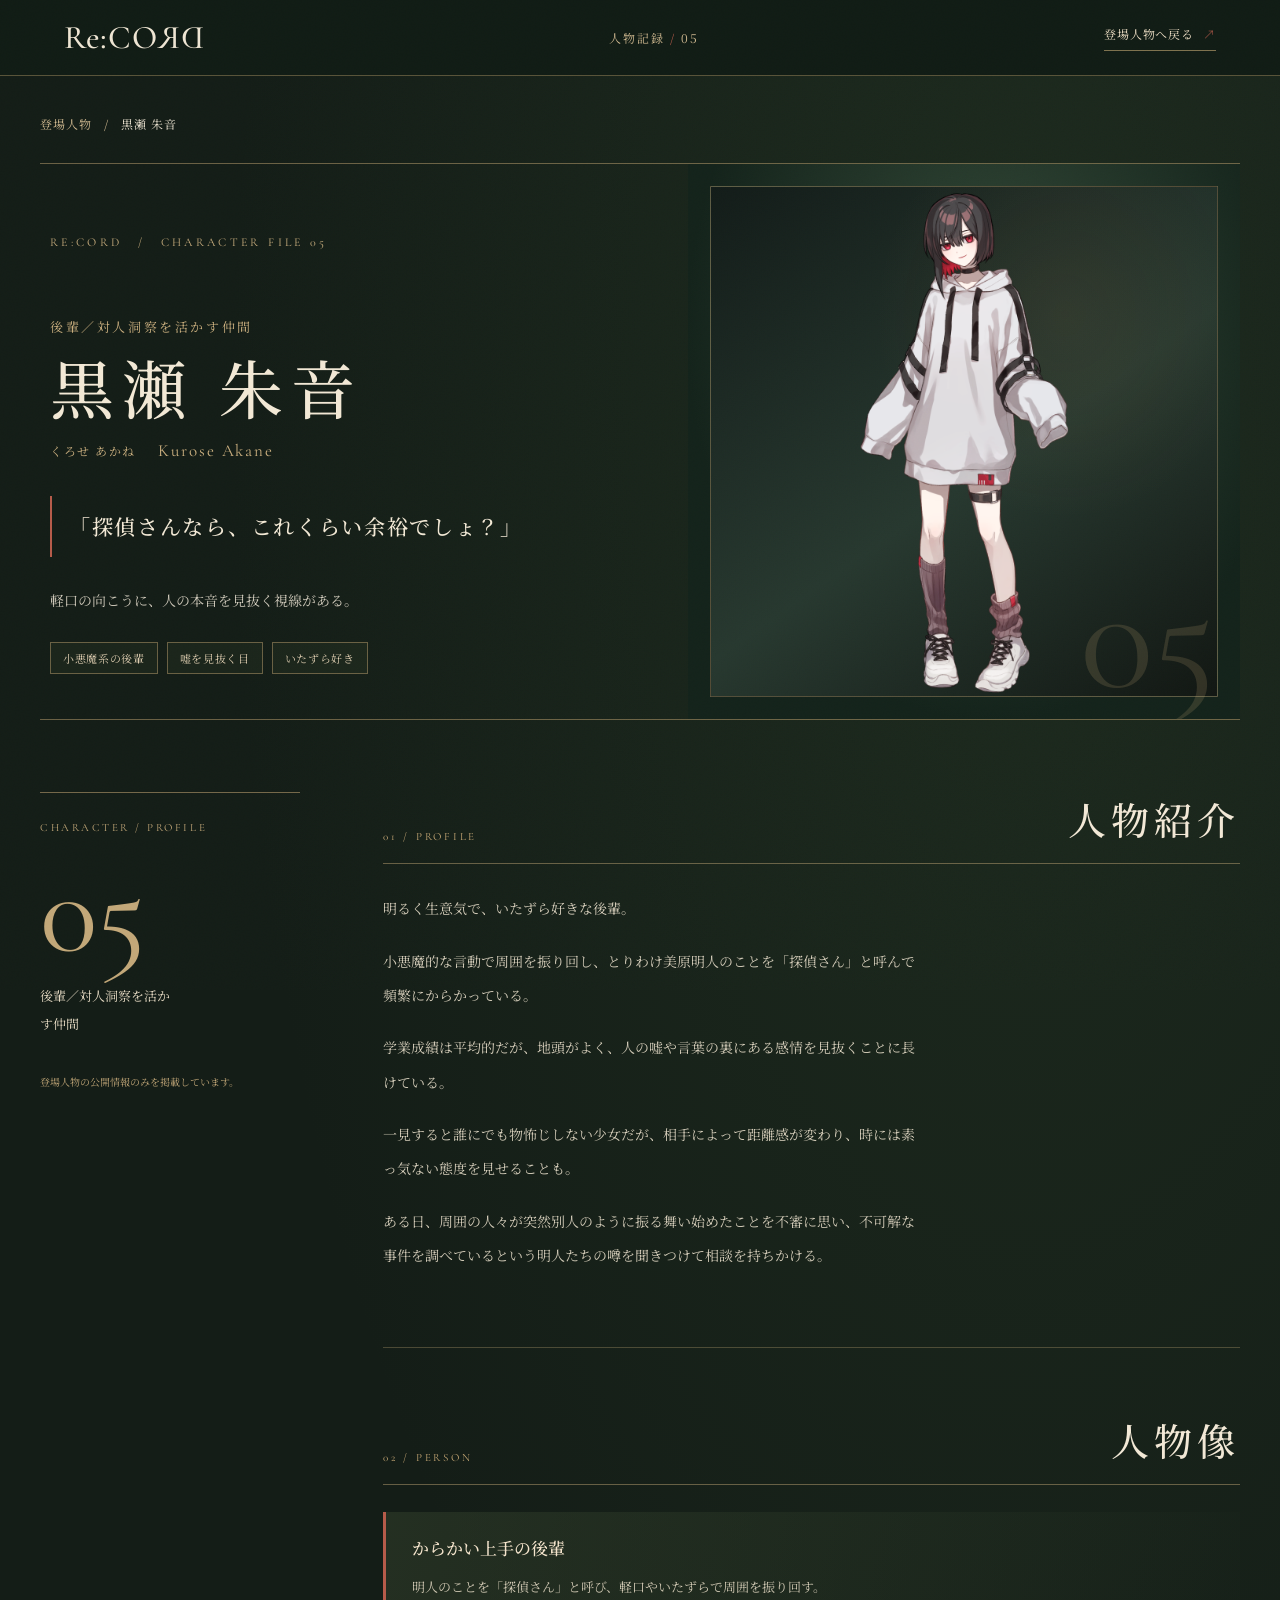
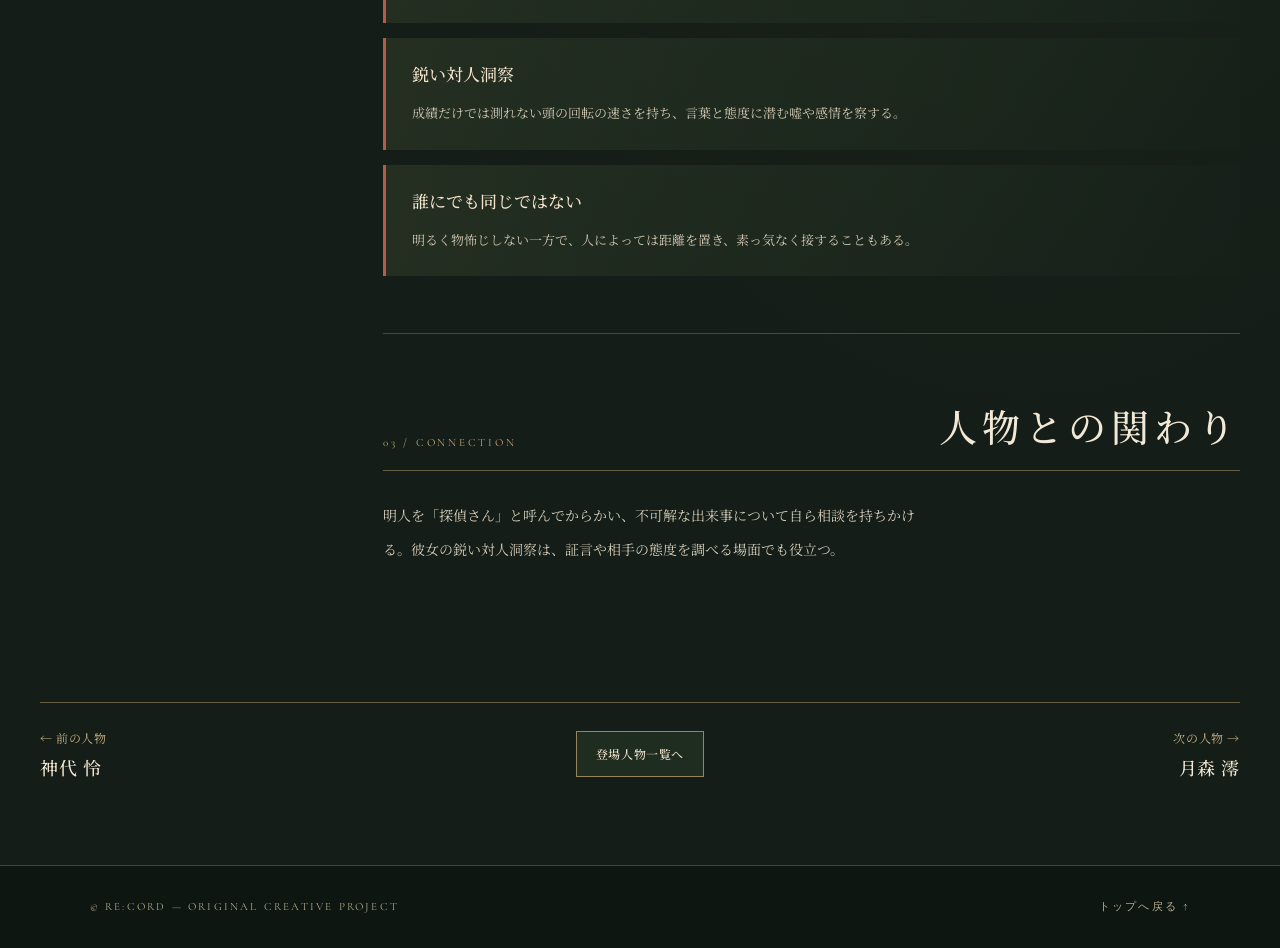
<file: character-akane.html>
<!DOCTYPE html>

<html lang="ja"><head>
<meta charset="utf-8"/><meta content="width=device-width,initial-scale=1" name="viewport"/>
<meta content="#111815" name="theme-color"/><meta content="軽口の向こうに、人の本音を見抜く視線がある。" name="description"/>
<title>黒瀬 朱音｜登場人物｜RE:CORD公式サイト</title>
<link href="https://fonts.googleapis.com" rel="preconnect"/><link crossorigin="" href="https://fonts.gstatic.com" rel="preconnect"/>
<link href="https://fonts.googleapis.com/css2?family=Cormorant+Garamond:wght@400;500;600&amp;family=Noto+Sans+JP:wght@400;500;600&amp;family=Noto+Serif+JP:wght@400;500;600&amp;display=swap" rel="stylesheet"/>
<link href="style.css" rel="stylesheet"/><link href="night.css" rel="stylesheet"/><link href="v10.css" rel="stylesheet"/><link href="v11.css" rel="stylesheet"/><link href="v13-wafu.css" rel="stylesheet"/>
<script defer="" src="detail.js"></script></head>
<body class="character-detail-page">
<a class="skip-link" href="#main">メインコンテンツへ移動</a><div aria-hidden="true" class="film-grain"></div><div aria-hidden="true" class="scanline-overlay"></div>
<header class="detail-header"><a aria-label="RE:CORD トップへ戻る" class="detail-brand" href="index.html#top">Re:CO<span class="mirrored">R</span><span class="mirrored">D</span></a><span>人物記録 <em>/</em> 05</span><a class="detail-return" href="index.html#character">登場人物へ戻る <span aria-hidden="true">↗</span></a></header>
<main class="detail-main" id="main">
<div class="detail-breadcrumb"><a href="index.html#character">登場人物</a><span aria-hidden="true">/</span><span>黒瀬 朱音</span></div>
<section aria-labelledby="profileName" class="dossier-hero"><div class="dossier-intro"><span class="dossier-kicker">RE:CORD　/　CHARACTER FILE 05</span>
<p class="dossier-category">後輩／対人洞察を活かす仲間</p><h1 id="profileName">黒瀬 朱音</h1><p class="dossier-kana">くろせ あかね <span>Kurose Akane</span></p>
<blockquote class="dossier-quote">「探偵さんなら、これくらい余裕でしょ？」</blockquote><p class="dossier-lead">軽口の向こうに、人の本音を見抜く視線がある。</p><div class="dossier-tags"><span>小悪魔系の後輩</span><span>嘘を見抜く目</span><span>いたずら好き</span></div></div>
<div class="dossier-visual"><div class="asset-slot dossier-asset" data-asset="character-akane.png"><img alt="黒瀬 朱音の人物ビジュアル（準備中）" src="assets/images/character-akane.png"/><div class="asset-placeholder"><span class="asset-path">CHARACTER VISUAL / 05</span><span class="asset-name">character-akane.png</span><span>人物ビジュアル準備中</span></div></div><span class="dossier-visual-num">05</span></div></section>
<div class="dossier-columns"><aside class="dossier-side"><span class="side-rule">CHARACTER / PROFILE</span><div class="side-number">05</div><p>後輩／対人洞察を活かす仲間</p><span class="side-hint">登場人物の公開情報のみを掲載しています。</span></aside>
<div class="dossier-content"><section aria-labelledby="aboutTitle" class="dossier-section"><div class="dossier-section-head"><span>01 / PROFILE</span><h2 id="aboutTitle">人物紹介</h2></div><div class="dossier-prose"><p class="profile-paragraph">明るく生意気で、いたずら好きな後輩。</p>
<p class="profile-paragraph">小悪魔的な言動で周囲を振り回し、とりわけ美原明人のことを「探偵さん」と呼んで頻繁にからかっている。</p>
<p class="profile-paragraph">学業成績は平均的だが、地頭がよく、人の嘘や言葉の裏にある感情を見抜くことに長けている。</p>
<p class="profile-paragraph">一見すると誰にでも物怖じしない少女だが、相手によって距離感が変わり、時には素っ気ない態度を見せることも。</p>
<p class="profile-paragraph">ある日、周囲の人々が突然別人のように振る舞い始めたことを不審に思い、不可解な事件を調べているという明人たちの噂を聞きつけて相談を持ちかける。</p></div></section>
<section aria-labelledby="facetsTitle" class="dossier-section"><div class="dossier-section-head"><span>02 / PERSON</span><h2 id="facetsTitle">人物像</h2></div><div class="dossier-facets"><article><h3>からかい上手の後輩</h3><p>明人のことを「探偵さん」と呼び、軽口やいたずらで周囲を振り回す。</p></article>
<article><h3>鋭い対人洞察</h3><p>成績だけでは測れない頭の回転の速さを持ち、言葉と態度に潜む嘘や感情を察する。</p></article>
<article><h3>誰にでも同じではない</h3><p>明るく物怖じしない一方で、人によっては距離を置き、素っ気なく接することもある。</p></article></div></section>
<section aria-labelledby="relationTitle" class="dossier-section"><div class="dossier-section-head"><span>03 / CONNECTION</span><h2 id="relationTitle">人物との関わり</h2></div><p class="dossier-relationship">明人を「探偵さん」と呼んでからかい、不可解な出来事について自ら相談を持ちかける。彼女の鋭い対人洞察は、証言や相手の態度を調べる場面でも役立つ。</p></section>
</div></div><nav aria-label="登場人物のページ移動" class="dossier-pagination"><a class="dossier-prev" href="character-rei.html"><span>← 前の人物</span><strong>神代 怜</strong></a><a class="dossier-home" href="index.html#character">登場人物一覧へ</a><a class="dossier-next" href="character-mio.html"><span>次の人物 →</span><strong>月森 澪</strong></a></nav>
</main><footer class="site-footer"><span>© RE:CORD — ORIGINAL CREATIVE PROJECT</span><a href="index.html#top">トップへ戻る ↑</a></footer>
</body></html>
</file>
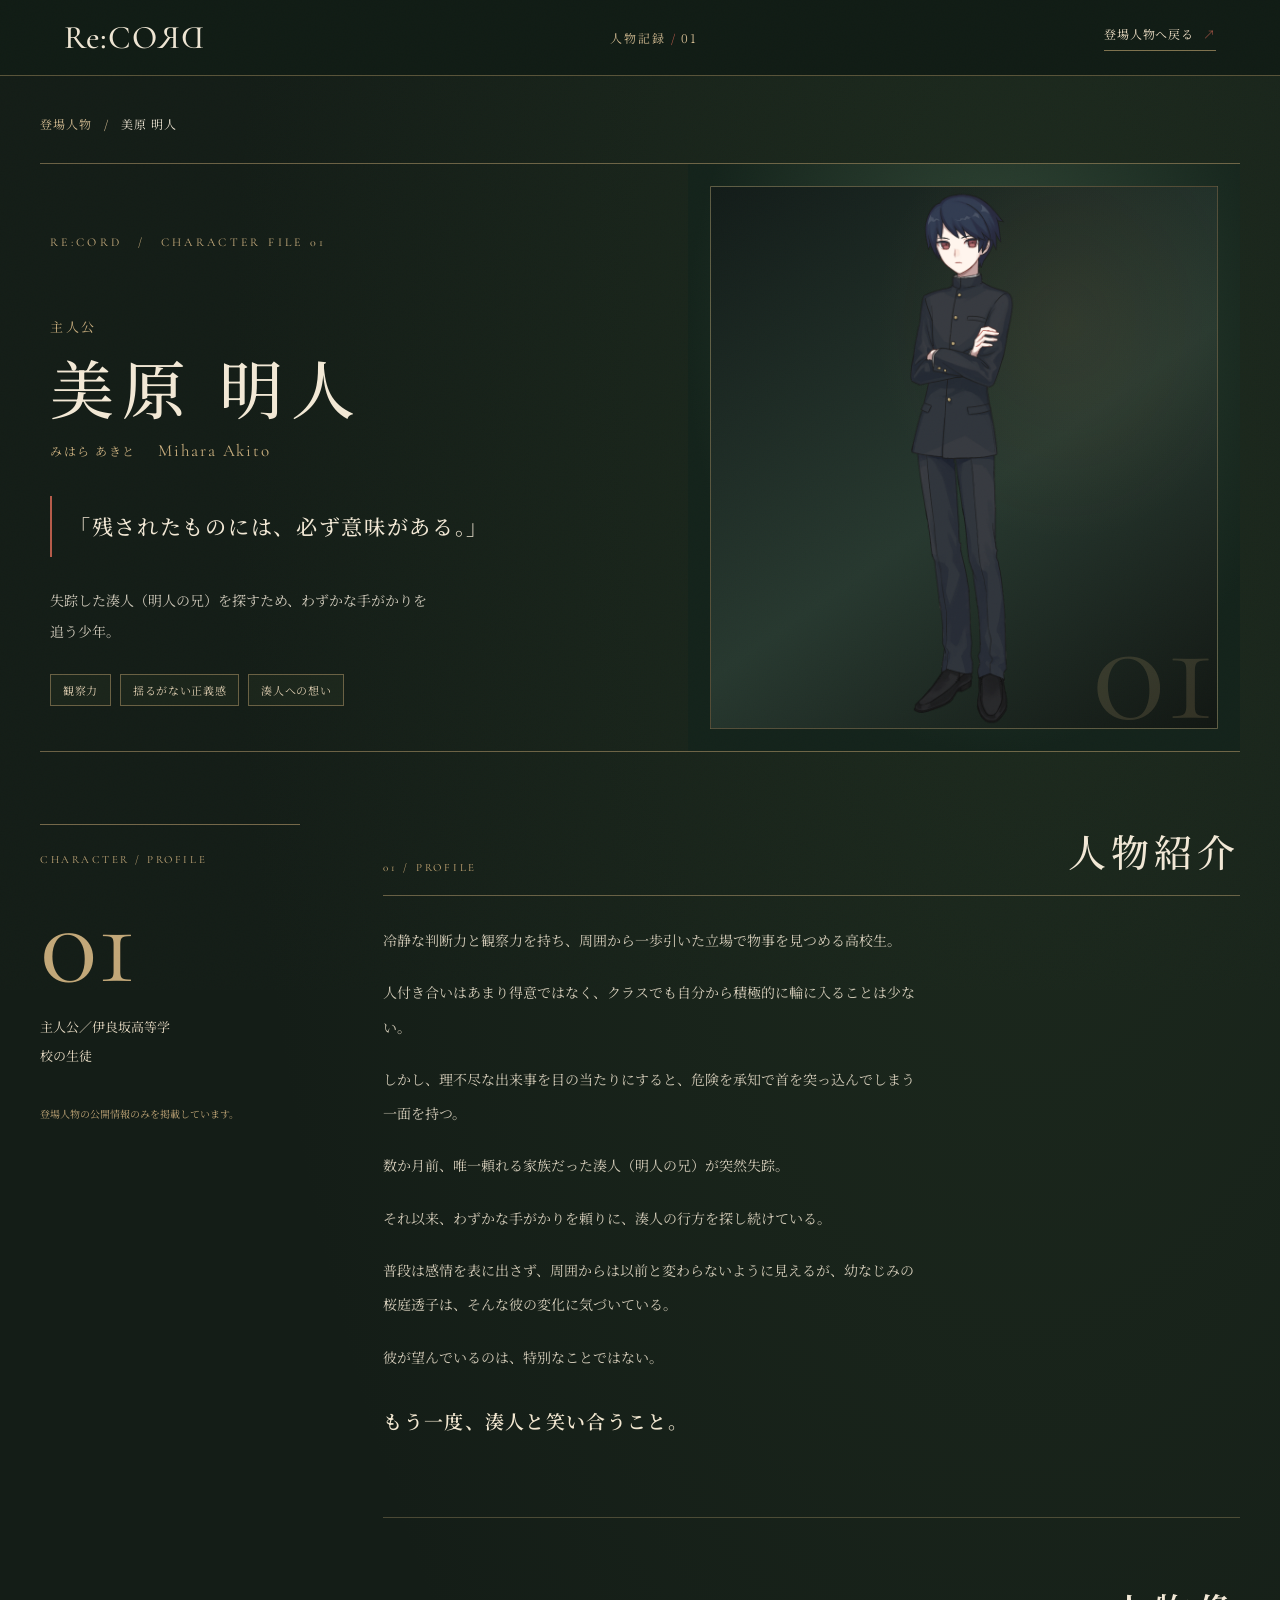
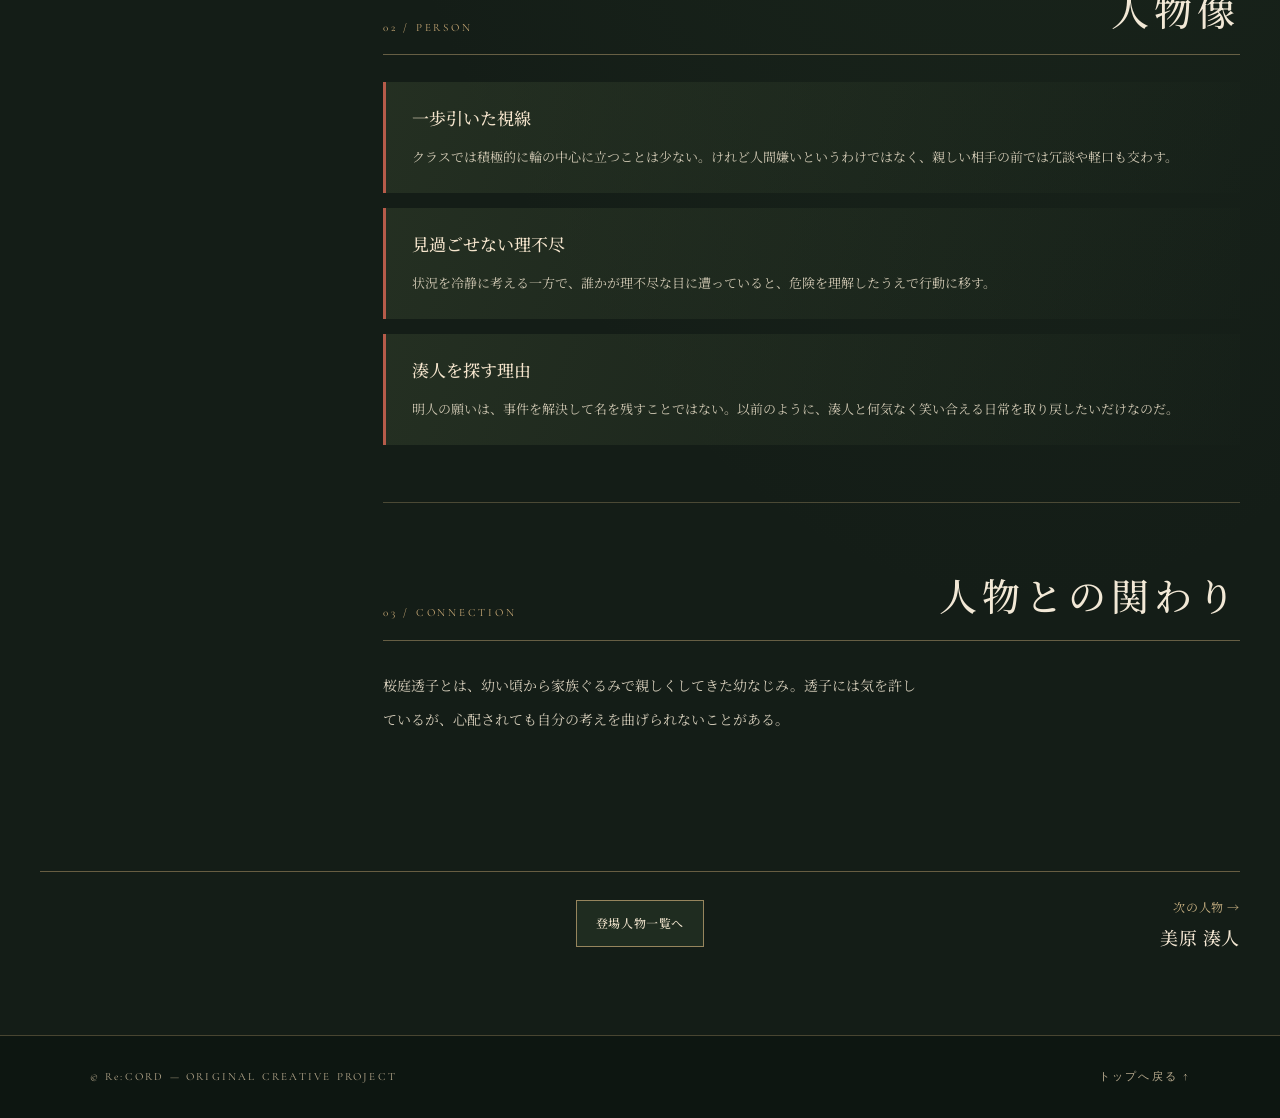
<file: character-akito.html>
<!DOCTYPE html>

<html lang="ja"><head>
<meta charset="utf-8"/><meta content="width=device-width,initial-scale=1" name="viewport"/>
<meta content="#111815" name="theme-color"/><meta content="失踪した湊人（明人の兄）を探すため、わずかな手がかりを追う少年。" name="description"/>
<title>美原 明人｜登場人物｜Re:CORD公式サイト</title>
<link href="https://fonts.googleapis.com" rel="preconnect"/><link crossorigin="" href="https://fonts.gstatic.com" rel="preconnect"/>
<link href="https://fonts.googleapis.com/css2?family=Cormorant+Garamond:wght@400;500;600&amp;family=Noto+Sans+JP:wght@400;500;600&amp;family=Noto+Serif+JP:wght@400;500;600&amp;display=swap" rel="stylesheet"/>
<link href="style.css" rel="stylesheet"/><link href="night.css" rel="stylesheet"/><link href="v10.css" rel="stylesheet"/><link href="v11.css" rel="stylesheet"/><link href="v13-wafu.css" rel="stylesheet"/>
<script defer="" src="detail.js"></script>
</head><body class="character-detail-page">
<a class="skip-link" href="#main">メインコンテンツへ移動</a>
<div aria-hidden="true" class="film-grain"></div><div aria-hidden="true" class="scanline-overlay"></div>
<header class="detail-header"><a aria-label="RE:CORD トップへ戻る" class="detail-brand" href="index.html#top">Re:CO<span class="mirrored">R</span><span class="mirrored">D</span></a><span>人物記録 <em>/</em> 01</span><a class="detail-return" href="index.html#character">登場人物へ戻る <span aria-hidden="true">↗</span></a></header>
<main class="detail-main" id="main">
<div class="detail-breadcrumb"><a href="index.html#character">登場人物</a><span aria-hidden="true">/</span><span>美原 明人</span></div>
<section aria-labelledby="profileName" class="dossier-hero">
<div class="dossier-intro"><span class="dossier-kicker">RE:CORD　/　CHARACTER FILE 01</span>
<p class="dossier-category">主人公</p><h1 id="profileName">美原 明人</h1><p class="dossier-kana">みはら あきと <span>Mihara Akito</span></p>
<blockquote class="dossier-quote">「残されたものには、必ず意味がある。」</blockquote><p class="dossier-lead">失踪した湊人（明人の兄）を探すため、わずかな手がかりを追う少年。</p>
<div class="dossier-tags"><span>観察力</span><span>揺るがない正義感</span><span>湊人への想い</span></div>
</div>
<div class="dossier-visual"><div class="asset-slot dossier-asset" data-asset="character-protagonist.png"><img alt="美原 明人の人物ビジュアル" src="assets/images/character-protagonist.png"/><div class="asset-placeholder"><span class="asset-path">CHARACTER VISUAL / 01</span><span class="asset-name">character-protagonist.png</span><span>人物ビジュアル準備中</span></div></div><span class="dossier-visual-num">01</span></div>
</section>
<div class="dossier-columns"><aside class="dossier-side"><span class="side-rule">CHARACTER / PROFILE</span><div class="side-number">01</div><p>主人公／伊良坂高等学校の生徒</p><span class="side-hint">登場人物の公開情報のみを掲載しています。</span></aside>
<div class="dossier-content"><section aria-labelledby="aboutTitle" class="dossier-section"><div class="dossier-section-head"><span>01 / PROFILE</span><h2 id="aboutTitle">人物紹介</h2></div>
<div class="dossier-prose"><p class="profile-paragraph">冷静な判断力と観察力を持ち、周囲から一歩引いた立場で物事を見つめる高校生。</p>
<p class="profile-paragraph">人付き合いはあまり得意ではなく、クラスでも自分から積極的に輪に入ることは少ない。</p>
<p class="profile-paragraph">しかし、理不尽な出来事を目の当たりにすると、危険を承知で首を突っ込んでしまう一面を持つ。</p>
<p class="profile-paragraph">数か月前、唯一頼れる家族だった湊人（明人の兄）が突然失踪。</p>
<p class="profile-paragraph">それ以来、わずかな手がかりを頼りに、湊人の行方を探し続けている。</p>
<p class="profile-paragraph">普段は感情を表に出さず、周囲からは以前と変わらないように見えるが、幼なじみの桜庭透子は、そんな彼の変化に気づいている。</p>
<p class="profile-paragraph">彼が望んでいるのは、特別なことではない。</p>
<p class="profile-lead-end">もう一度、湊人と笑い合うこと。</p></div></section>
<section aria-labelledby="facetsTitle" class="dossier-section"><div class="dossier-section-head"><span>02 / PERSON</span><h2 id="facetsTitle">人物像</h2></div>
<div class="dossier-facets"><article><h3>一歩引いた視線</h3><p>クラスでは積極的に輪の中心に立つことは少ない。けれど人間嫌いというわけではなく、親しい相手の前では冗談や軽口も交わす。</p></article>
<article><h3>見過ごせない理不尽</h3><p>状況を冷静に考える一方で、誰かが理不尽な目に遭っていると、危険を理解したうえで行動に移す。</p></article>
<article><h3>湊人を探す理由</h3><p>明人の願いは、事件を解決して名を残すことではない。以前のように、湊人と何気なく笑い合える日常を取り戻したいだけなのだ。</p></article></div></section>
<section aria-labelledby="relationTitle" class="dossier-section"><div class="dossier-section-head"><span>03 / CONNECTION</span><h2 id="relationTitle">人物との関わり</h2></div><p class="dossier-relationship">桜庭透子とは、幼い頃から家族ぐるみで親しくしてきた幼なじみ。透子には気を許しているが、心配されても自分の考えを曲げられないことがある。</p></section>
</div></div>
<nav aria-label="登場人物のページ移動" class="dossier-pagination"><span class="dossier-nav-empty"></span><a class="dossier-home" href="index.html#character">登場人物一覧へ</a><a class="dossier-next" href="character-minato.html"><span>次の人物 →</span><strong>美原 湊人</strong></a></nav>
</main><footer class="site-footer"><span>© Re:CORD — ORIGINAL CREATIVE PROJECT</span><a href="index.html#top">トップへ戻る ↑</a></footer>
</body></html>
</file>
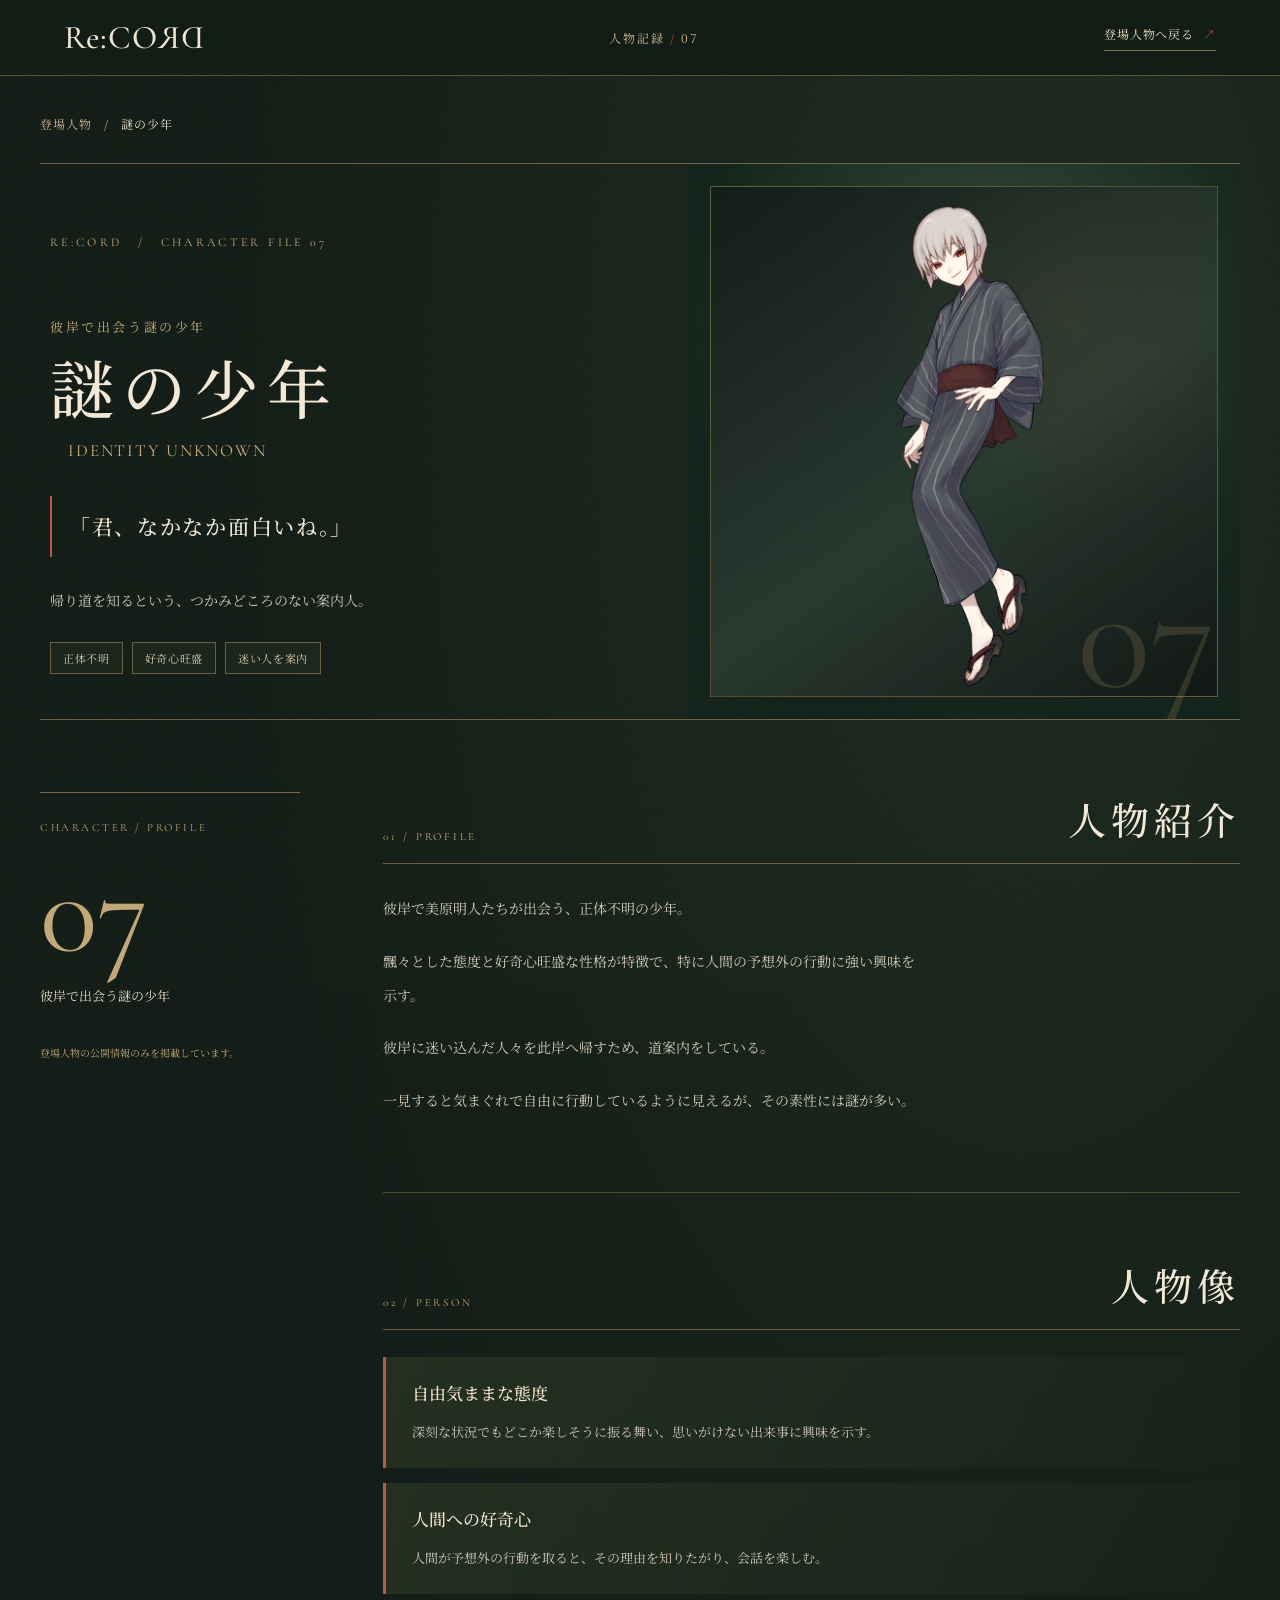
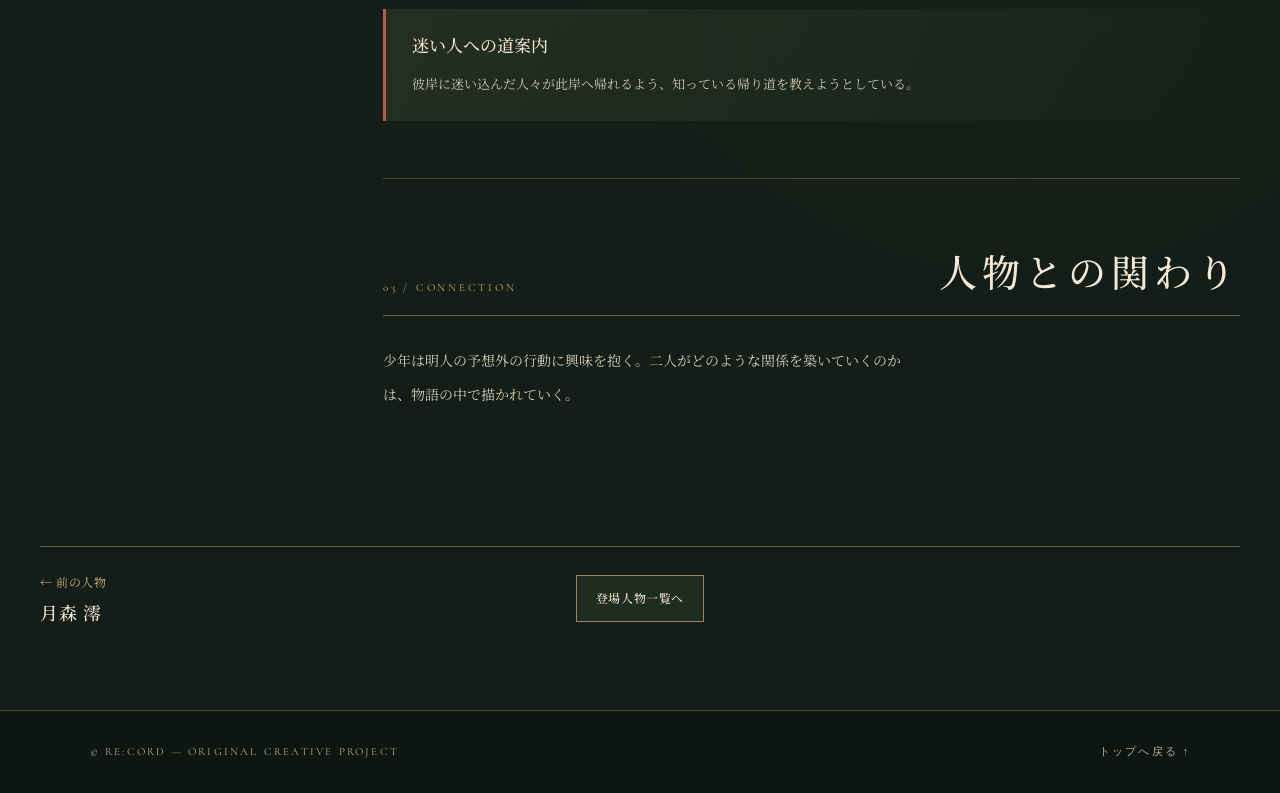
<file: character-boy.html>
<!DOCTYPE html>

<html lang="ja"><head>
<meta charset="utf-8"/><meta content="width=device-width,initial-scale=1" name="viewport"/>
<meta content="#111815" name="theme-color"/><meta content="帰り道を知るという、つかみどころのない案内人。" name="description"/>
<title>謎の少年｜登場人物｜RE:CORD公式サイト</title>
<link href="https://fonts.googleapis.com" rel="preconnect"/><link crossorigin="" href="https://fonts.gstatic.com" rel="preconnect"/>
<link href="https://fonts.googleapis.com/css2?family=Cormorant+Garamond:wght@400;500;600&amp;family=Noto+Sans+JP:wght@400;500;600&amp;family=Noto+Serif+JP:wght@400;500;600&amp;display=swap" rel="stylesheet"/>
<link href="style.css" rel="stylesheet"/><link href="night.css" rel="stylesheet"/><link href="v10.css" rel="stylesheet"/><link href="v11.css" rel="stylesheet"/><link href="v13-wafu.css" rel="stylesheet"/>
<script defer="" src="detail.js"></script></head>
<body class="character-detail-page">
<a class="skip-link" href="#main">メインコンテンツへ移動</a><div aria-hidden="true" class="film-grain"></div><div aria-hidden="true" class="scanline-overlay"></div>
<header class="detail-header"><a aria-label="RE:CORD トップへ戻る" class="detail-brand" href="index.html#top">Re:CO<span class="mirrored">R</span><span class="mirrored">D</span></a><span>人物記録 <em>/</em> 07</span><a class="detail-return" href="index.html#character">登場人物へ戻る <span aria-hidden="true">↗</span></a></header>
<main class="detail-main" id="main">
<div class="detail-breadcrumb"><a href="index.html#character">登場人物</a><span aria-hidden="true">/</span><span>謎の少年</span></div>
<section aria-labelledby="profileName" class="dossier-hero"><div class="dossier-intro"><span class="dossier-kicker">RE:CORD　/　CHARACTER FILE 07</span>
<p class="dossier-category">彼岸で出会う謎の少年</p><h1 id="profileName">謎の少年</h1><p class="dossier-kana"><span>IDENTITY UNKNOWN</span></p>
<blockquote class="dossier-quote">「君、なかなか面白いね。」</blockquote><p class="dossier-lead">帰り道を知るという、つかみどころのない案内人。</p><div class="dossier-tags"><span>正体不明</span><span>好奇心旺盛</span><span>迷い人を案内</span></div></div>
<div class="dossier-visual"><div class="asset-slot dossier-asset" data-asset="character-boy.png"><img alt="謎の少年の人物ビジュアル（準備中）" src="assets/images/character-boy.png"/><div class="asset-placeholder"><span class="asset-path">CHARACTER VISUAL / 07</span><span class="asset-name">character-boy.png</span><span>人物ビジュアル準備中</span></div></div><span class="dossier-visual-num">07</span></div></section>
<div class="dossier-columns"><aside class="dossier-side"><span class="side-rule">CHARACTER / PROFILE</span><div class="side-number">07</div><p>彼岸で出会う謎の少年</p><span class="side-hint">登場人物の公開情報のみを掲載しています。</span></aside>
<div class="dossier-content"><section aria-labelledby="aboutTitle" class="dossier-section"><div class="dossier-section-head"><span>01 / PROFILE</span><h2 id="aboutTitle">人物紹介</h2></div><div class="dossier-prose"><p class="profile-paragraph">彼岸で美原明人たちが出会う、正体不明の少年。</p>
<p class="profile-paragraph">飄々とした態度と好奇心旺盛な性格が特徴で、特に人間の予想外の行動に強い興味を示す。</p>
<p class="profile-paragraph">彼岸に迷い込んだ人々を此岸へ帰すため、道案内をしている。</p>
<p class="profile-paragraph">一見すると気まぐれで自由に行動しているように見えるが、その素性には謎が多い。</p></div></section>
<section aria-labelledby="facetsTitle" class="dossier-section"><div class="dossier-section-head"><span>02 / PERSON</span><h2 id="facetsTitle">人物像</h2></div><div class="dossier-facets"><article><h3>自由気ままな態度</h3><p>深刻な状況でもどこか楽しそうに振る舞い、思いがけない出来事に興味を示す。</p></article>
<article><h3>人間への好奇心</h3><p>人間が予想外の行動を取ると、その理由を知りたがり、会話を楽しむ。</p></article>
<article><h3>迷い人への道案内</h3><p>彼岸に迷い込んだ人々が此岸へ帰れるよう、知っている帰り道を教えようとしている。</p></article></div></section>
<section aria-labelledby="relationTitle" class="dossier-section"><div class="dossier-section-head"><span>03 / CONNECTION</span><h2 id="relationTitle">人物との関わり</h2></div><p class="dossier-relationship">少年は明人の予想外の行動に興味を抱く。二人がどのような関係を築いていくのかは、物語の中で描かれていく。</p></section>
</div></div><nav aria-label="登場人物のページ移動" class="dossier-pagination"><a class="dossier-prev" href="character-mio.html"><span>← 前の人物</span><strong>月森 澪</strong></a><a class="dossier-home" href="index.html#character">登場人物一覧へ</a><span class="dossier-nav-empty"></span></nav>
</main><footer class="site-footer"><span>© RE:CORD — ORIGINAL CREATIVE PROJECT</span><a href="index.html#top">トップへ戻る ↑</a></footer>
</body></html>
</file>
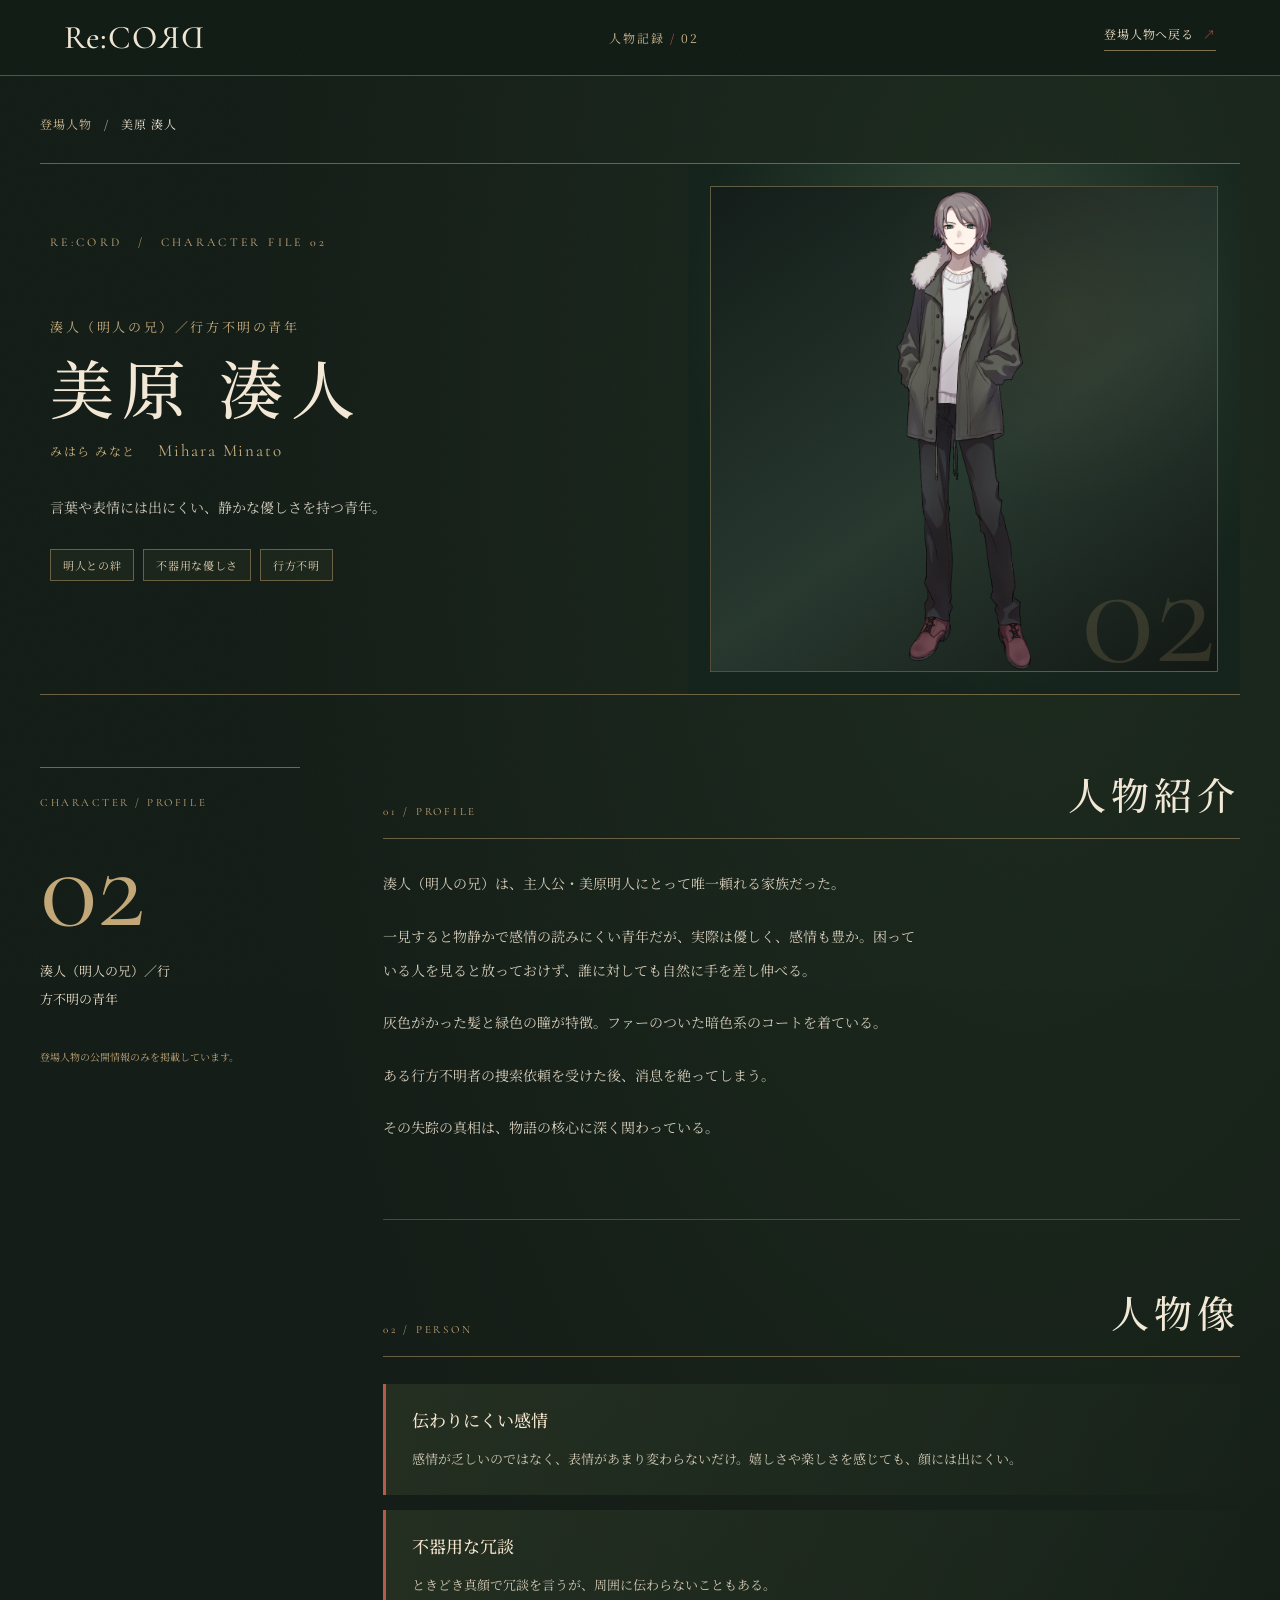
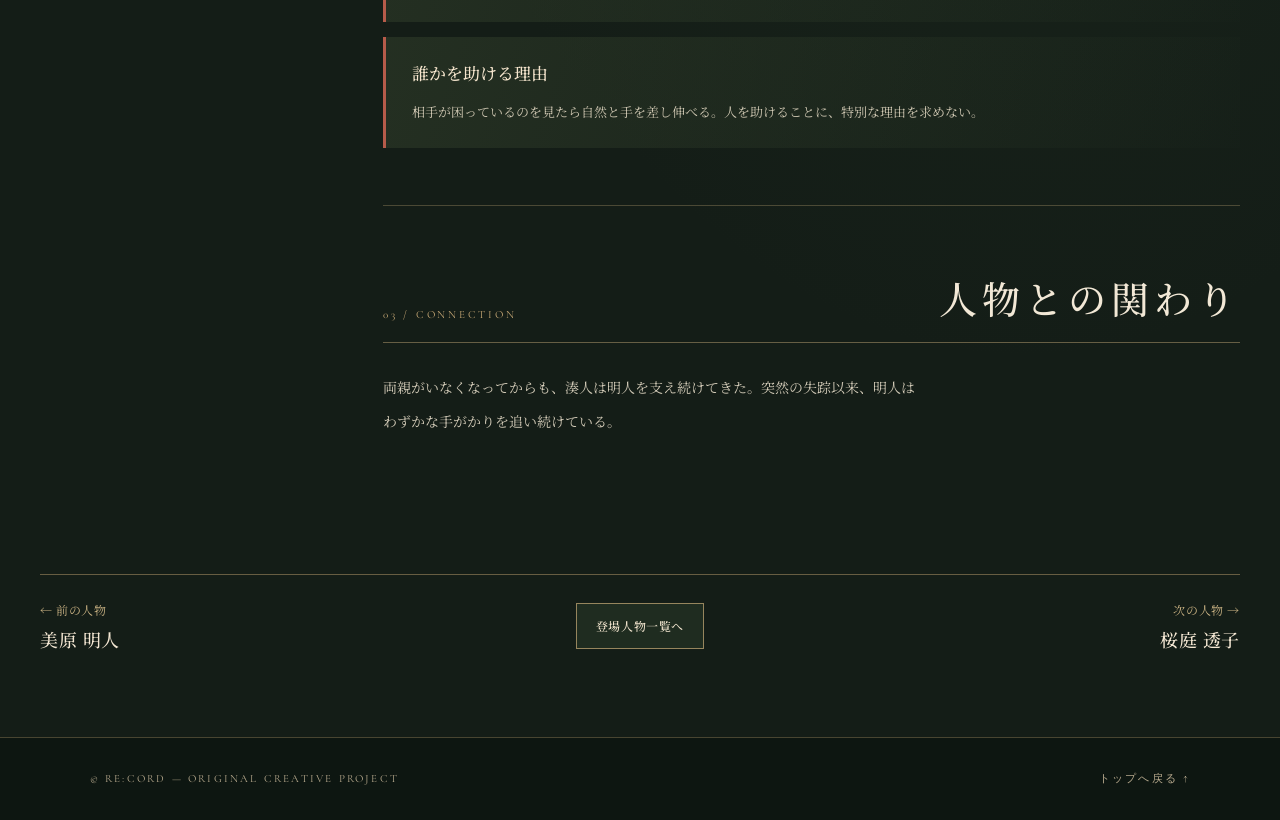
<file: character-minato.html>
<!DOCTYPE html>

<html lang="ja"><head>
<meta charset="utf-8"/><meta content="width=device-width,initial-scale=1" name="viewport"/>
<meta content="#111815" name="theme-color"/><meta content="言葉や表情には出にくい、静かな優しさを持つ青年。" name="description"/>
<title>美原 湊人｜登場人物｜RE:CORD公式サイト</title>
<link href="https://fonts.googleapis.com" rel="preconnect"/><link crossorigin="" href="https://fonts.gstatic.com" rel="preconnect"/>
<link href="https://fonts.googleapis.com/css2?family=Cormorant+Garamond:wght@400;500;600&amp;family=Noto+Sans+JP:wght@400;500;600&amp;family=Noto+Serif+JP:wght@400;500;600&amp;display=swap" rel="stylesheet"/>
<link href="style.css" rel="stylesheet"/><link href="night.css" rel="stylesheet"/><link href="v10.css" rel="stylesheet"/><link href="v11.css" rel="stylesheet"/><link href="v13-wafu.css" rel="stylesheet"/>
<script defer="" src="detail.js"></script></head>
<body class="character-detail-page">
<a class="skip-link" href="#main">メインコンテンツへ移動</a><div aria-hidden="true" class="film-grain"></div><div aria-hidden="true" class="scanline-overlay"></div>
<header class="detail-header"><a aria-label="RE:CORD トップへ戻る" class="detail-brand" href="index.html#top">Re:CO<span class="mirrored">R</span><span class="mirrored">D</span></a><span>人物記録 <em>/</em> 02</span><a class="detail-return" href="index.html#character">登場人物へ戻る <span aria-hidden="true">↗</span></a></header>
<main class="detail-main" id="main">
<div class="detail-breadcrumb"><a href="index.html#character">登場人物</a><span aria-hidden="true">/</span><span>美原 湊人</span></div>
<section aria-labelledby="profileName" class="dossier-hero"><div class="dossier-intro"><span class="dossier-kicker">RE:CORD　/　CHARACTER FILE 02</span>
<p class="dossier-category">湊人（明人の兄）／行方不明の青年</p><h1 id="profileName">美原 湊人</h1><p class="dossier-kana">みはら みなと <span>Mihara Minato</span></p>
<p class="dossier-lead">言葉や表情には出にくい、静かな優しさを持つ青年。</p><div class="dossier-tags"><span>明人との絆</span><span>不器用な優しさ</span><span>行方不明</span></div></div>
<div class="dossier-visual"><div class="asset-slot dossier-asset" data-asset="character-brother.png"><img alt="美原 湊人の人物ビジュアル（準備中）" src="assets/images/character-brother.png"/><div class="asset-placeholder"><span class="asset-path">CHARACTER VISUAL / 02</span><span class="asset-name">character-brother.png</span><span>人物ビジュアル準備中</span></div></div><span class="dossier-visual-num">02</span></div></section>
<div class="dossier-columns"><aside class="dossier-side"><span class="side-rule">CHARACTER / PROFILE</span><div class="side-number">02</div><p>湊人（明人の兄）／行方不明の青年</p><span class="side-hint">登場人物の公開情報のみを掲載しています。</span></aside>
<div class="dossier-content"><section aria-labelledby="aboutTitle" class="dossier-section"><div class="dossier-section-head"><span>01 / PROFILE</span><h2 id="aboutTitle">人物紹介</h2></div><div class="dossier-prose"><p class="profile-paragraph">湊人（明人の兄）は、主人公・美原明人にとって唯一頼れる家族だった。</p>
<p class="profile-paragraph">一見すると物静かで感情の読みにくい青年だが、実際は優しく、感情も豊か。困っている人を見ると放っておけず、誰に対しても自然に手を差し伸べる。</p>
<p class="profile-paragraph">灰色がかった髪と緑色の瞳が特徴。ファーのついた暗色系のコートを着ている。</p>
<p class="profile-paragraph">ある行方不明者の捜索依頼を受けた後、消息を絶ってしまう。</p>
<p class="profile-paragraph">その失踪の真相は、物語の核心に深く関わっている。</p></div></section>
<section aria-labelledby="facetsTitle" class="dossier-section"><div class="dossier-section-head"><span>02 / PERSON</span><h2 id="facetsTitle">人物像</h2></div><div class="dossier-facets"><article><h3>伝わりにくい感情</h3><p>感情が乏しいのではなく、表情があまり変わらないだけ。嬉しさや楽しさを感じても、顔には出にくい。</p></article>
<article><h3>不器用な冗談</h3><p>ときどき真顔で冗談を言うが、周囲に伝わらないこともある。</p></article>
<article><h3>誰かを助ける理由</h3><p>相手が困っているのを見たら自然と手を差し伸べる。人を助けることに、特別な理由を求めない。</p></article></div></section>
<section aria-labelledby="relationTitle" class="dossier-section"><div class="dossier-section-head"><span>03 / CONNECTION</span><h2 id="relationTitle">人物との関わり</h2></div><p class="dossier-relationship">両親がいなくなってからも、湊人は明人を支え続けてきた。突然の失踪以来、明人はわずかな手がかりを追い続けている。</p></section>
</div></div><nav aria-label="登場人物のページ移動" class="dossier-pagination"><a class="dossier-prev" href="character-akito.html"><span>← 前の人物</span><strong>美原 明人</strong></a><a class="dossier-home" href="index.html#character">登場人物一覧へ</a><a class="dossier-next" href="character-touko.html"><span>次の人物 →</span><strong>桜庭 透子</strong></a></nav>
</main><footer class="site-footer"><span>© RE:CORD — ORIGINAL CREATIVE PROJECT</span><a href="index.html#top">トップへ戻る ↑</a></footer>
</body></html>
</file>
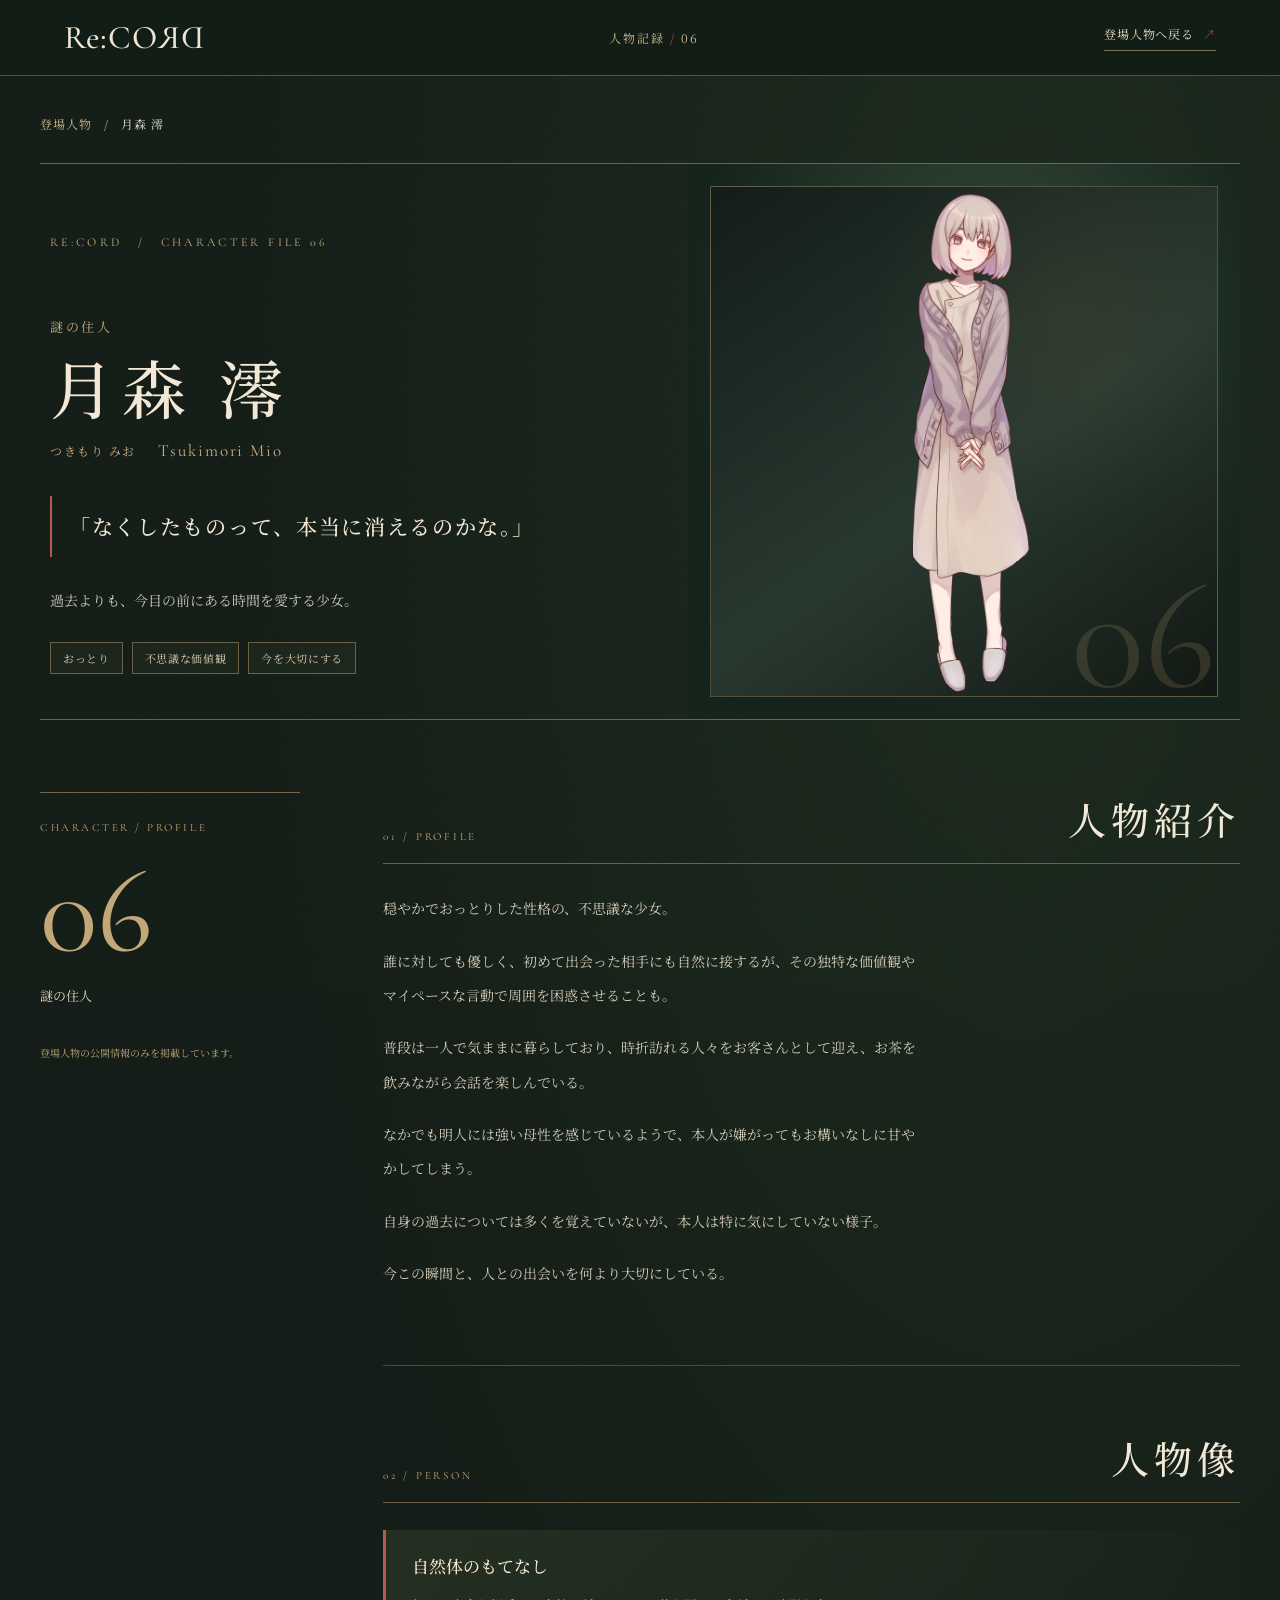
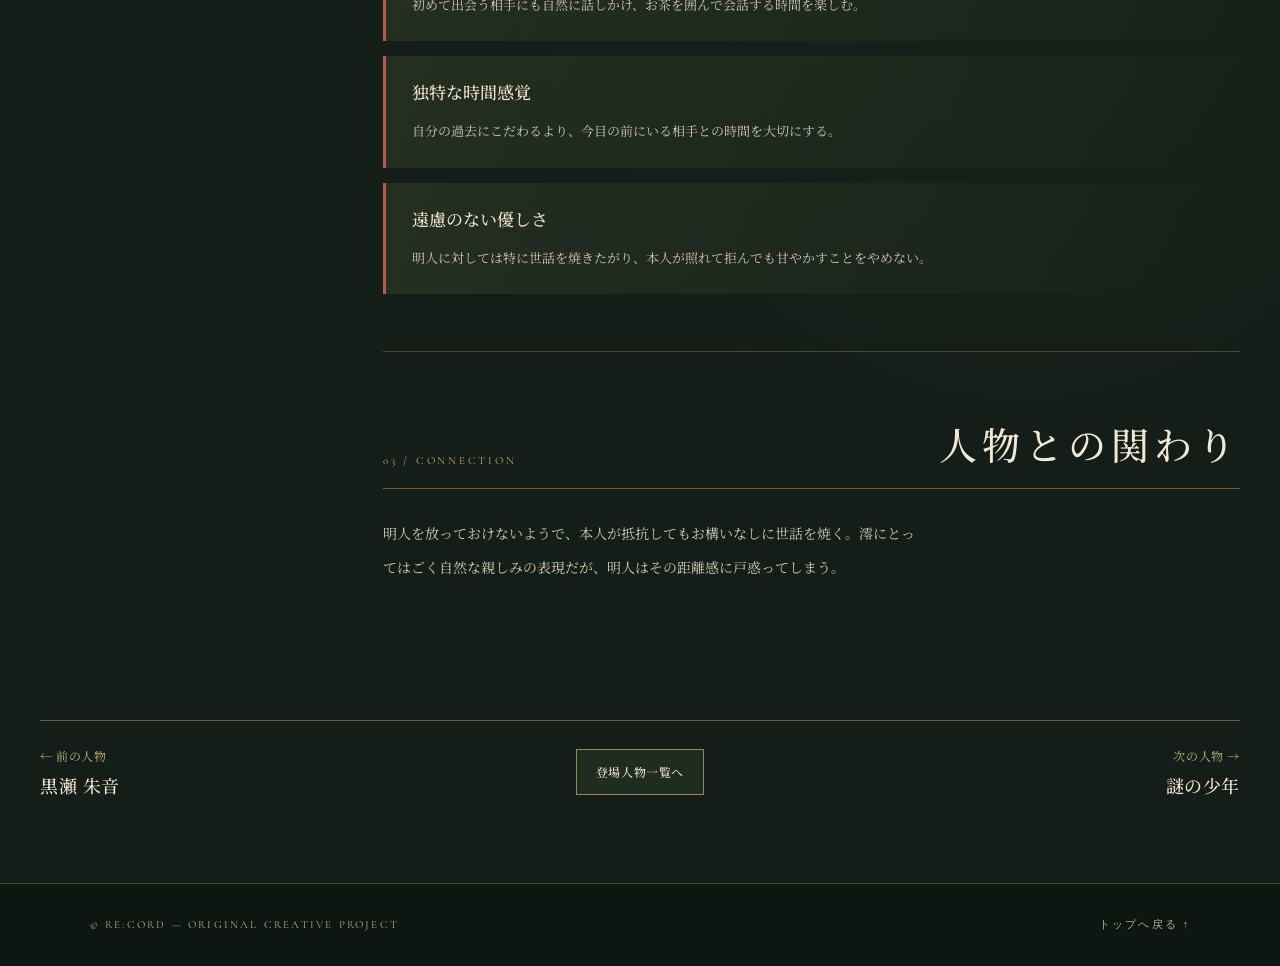
<file: character-mio.html>
<!DOCTYPE html>

<html lang="ja"><head>
<meta charset="utf-8"/><meta content="width=device-width,initial-scale=1" name="viewport"/>
<meta content="#111815" name="theme-color"/><meta content="過去よりも、今目の前にある時間を愛する少女。" name="description"/>
<title>月森 澪｜登場人物｜RE:CORD公式サイト</title>
<link href="https://fonts.googleapis.com" rel="preconnect"/><link crossorigin="" href="https://fonts.gstatic.com" rel="preconnect"/>
<link href="https://fonts.googleapis.com/css2?family=Cormorant+Garamond:wght@400;500;600&amp;family=Noto+Sans+JP:wght@400;500;600&amp;family=Noto+Serif+JP:wght@400;500;600&amp;display=swap" rel="stylesheet"/>
<link href="style.css" rel="stylesheet"/><link href="night.css" rel="stylesheet"/><link href="v10.css" rel="stylesheet"/><link href="v11.css" rel="stylesheet"/><link href="v13-wafu.css" rel="stylesheet"/>
<script defer="" src="detail.js"></script></head>
<body class="character-detail-page">
<a class="skip-link" href="#main">メインコンテンツへ移動</a><div aria-hidden="true" class="film-grain"></div><div aria-hidden="true" class="scanline-overlay"></div>
<header class="detail-header"><a aria-label="RE:CORD トップへ戻る" class="detail-brand" href="index.html#top">Re:CO<span class="mirrored">R</span><span class="mirrored">D</span></a><span>人物記録 <em>/</em> 06</span><a class="detail-return" href="index.html#character">登場人物へ戻る <span aria-hidden="true">↗</span></a></header>
<main class="detail-main" id="main">
<div class="detail-breadcrumb"><a href="index.html#character">登場人物</a><span aria-hidden="true">/</span><span>月森 澪</span></div>
<section aria-labelledby="profileName" class="dossier-hero"><div class="dossier-intro"><span class="dossier-kicker">RE:CORD　/　CHARACTER FILE 06</span>
<p class="dossier-category">謎の住人</p><h1 id="profileName">月森 澪</h1><p class="dossier-kana">つきもり みお <span>Tsukimori Mio</span></p>
<blockquote class="dossier-quote">「なくしたものって、本当に消えるのかな。」</blockquote><p class="dossier-lead">過去よりも、今目の前にある時間を愛する少女。</p><div class="dossier-tags"><span>おっとり</span><span>不思議な価値観</span><span>今を大切にする</span></div></div>
<div class="dossier-visual"><div class="asset-slot dossier-asset" data-asset="character-mio.png"><img alt="月森 澪の人物ビジュアル（準備中）" src="assets/images/character-mio.png"/><div class="asset-placeholder"><span class="asset-path">CHARACTER VISUAL / 06</span><span class="asset-name">character-mio.png</span><span>人物ビジュアル準備中</span></div></div><span class="dossier-visual-num">06</span></div></section>
<div class="dossier-columns"><aside class="dossier-side"><span class="side-rule">CHARACTER / PROFILE</span><div class="side-number">06</div><p>謎の住人</p><span class="side-hint">登場人物の公開情報のみを掲載しています。</span></aside>
<div class="dossier-content"><section aria-labelledby="aboutTitle" class="dossier-section"><div class="dossier-section-head"><span>01 / PROFILE</span><h2 id="aboutTitle">人物紹介</h2></div><div class="dossier-prose"><p class="profile-paragraph">穏やかでおっとりした性格の、不思議な少女。</p>
<p class="profile-paragraph">誰に対しても優しく、初めて出会った相手にも自然に接するが、その独特な価値観やマイペースな言動で周囲を困惑させることも。</p>
<p class="profile-paragraph">普段は一人で気ままに暮らしており、時折訪れる人々をお客さんとして迎え、お茶を飲みながら会話を楽しんでいる。</p>
<p class="profile-paragraph">なかでも明人には強い母性を感じているようで、本人が嫌がってもお構いなしに甘やかしてしまう。</p>
<p class="profile-paragraph">自身の過去については多くを覚えていないが、本人は特に気にしていない様子。</p>
<p class="profile-paragraph">今この瞬間と、人との出会いを何より大切にしている。</p></div></section>
<section aria-labelledby="facetsTitle" class="dossier-section"><div class="dossier-section-head"><span>02 / PERSON</span><h2 id="facetsTitle">人物像</h2></div><div class="dossier-facets"><article><h3>自然体のもてなし</h3><p>初めて出会う相手にも自然に話しかけ、お茶を囲んで会話する時間を楽しむ。</p></article>
<article><h3>独特な時間感覚</h3><p>自分の過去にこだわるより、今目の前にいる相手との時間を大切にする。</p></article>
<article><h3>遠慮のない優しさ</h3><p>明人に対しては特に世話を焼きたがり、本人が照れて拒んでも甘やかすことをやめない。</p></article></div></section>
<section aria-labelledby="relationTitle" class="dossier-section"><div class="dossier-section-head"><span>03 / CONNECTION</span><h2 id="relationTitle">人物との関わり</h2></div><p class="dossier-relationship">明人を放っておけないようで、本人が抵抗してもお構いなしに世話を焼く。澪にとってはごく自然な親しみの表現だが、明人はその距離感に戸惑ってしまう。</p></section>
</div></div><nav aria-label="登場人物のページ移動" class="dossier-pagination"><a class="dossier-prev" href="character-akane.html"><span>← 前の人物</span><strong>黒瀬 朱音</strong></a><a class="dossier-home" href="index.html#character">登場人物一覧へ</a><a class="dossier-next" href="character-boy.html"><span>次の人物 →</span><strong>謎の少年</strong></a></nav>
</main><footer class="site-footer"><span>© RE:CORD — ORIGINAL CREATIVE PROJECT</span><a href="index.html#top">トップへ戻る ↑</a></footer>
</body></html>
</file>
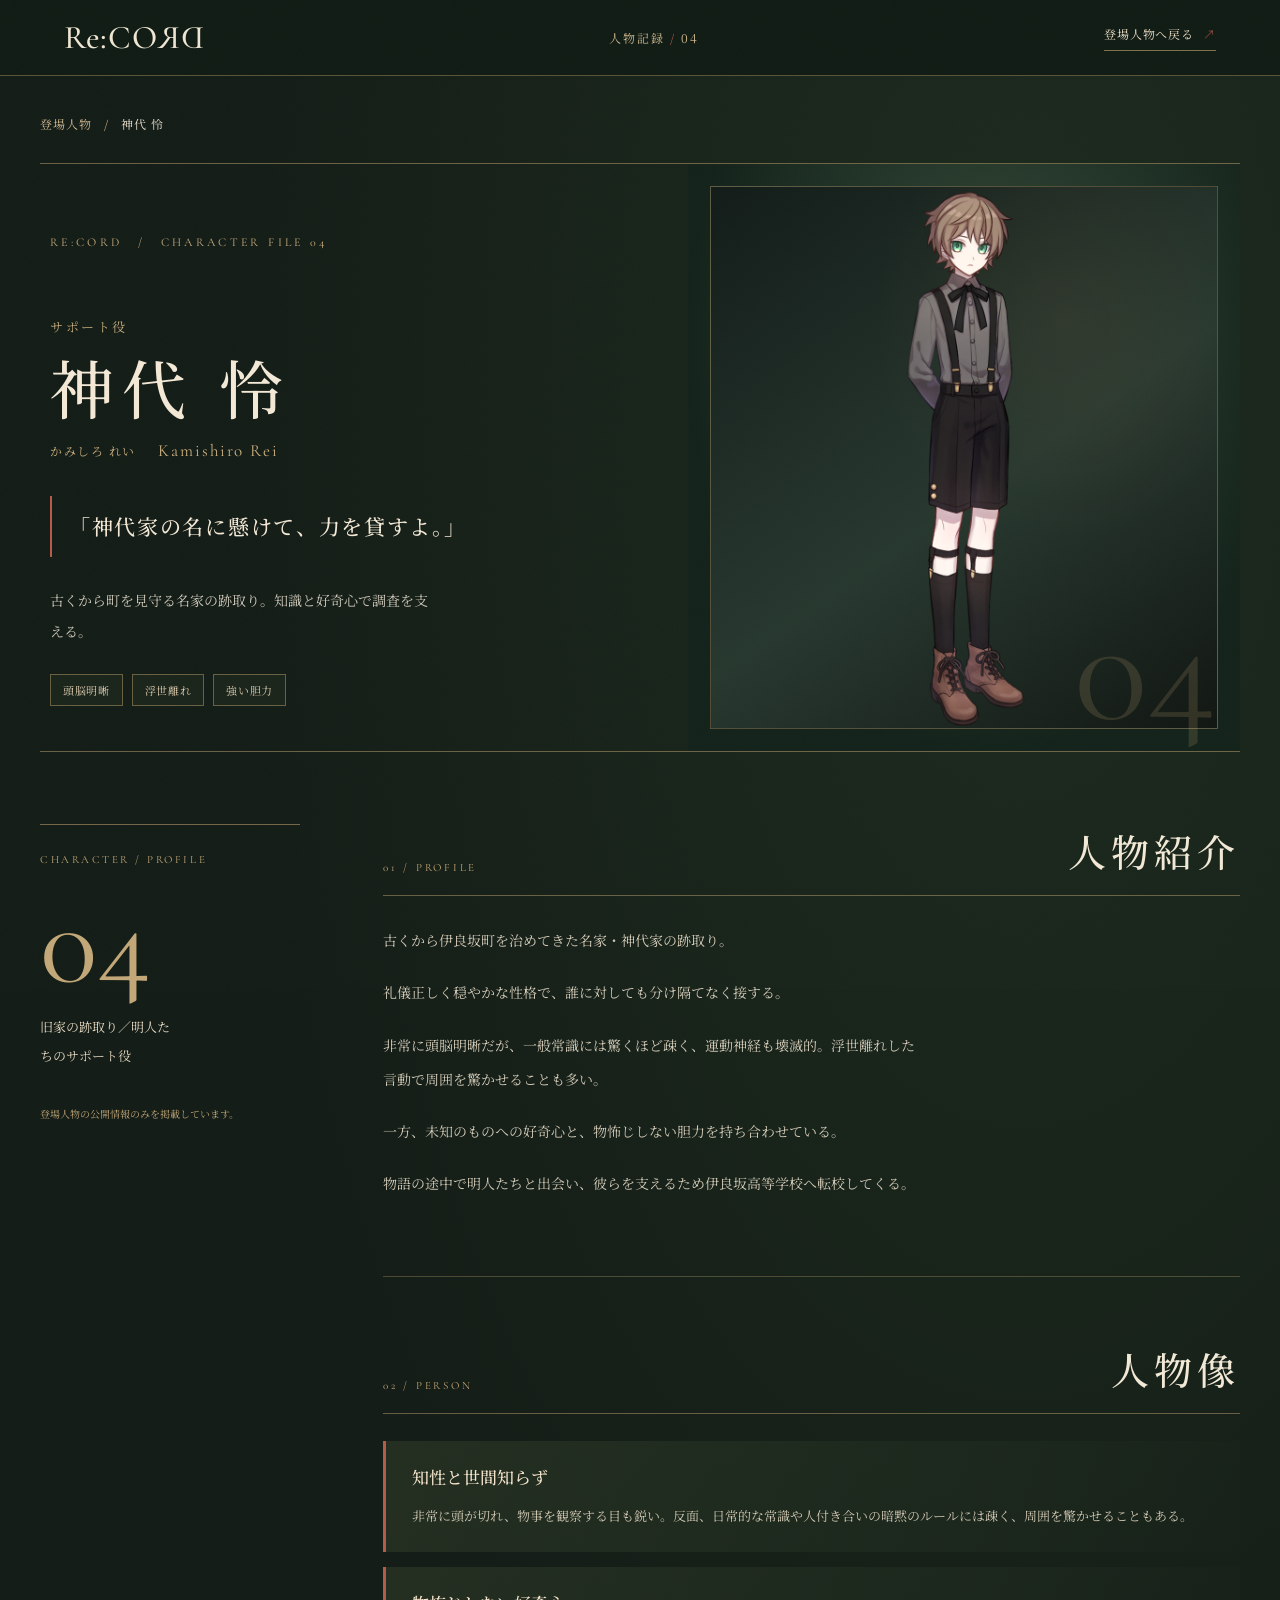
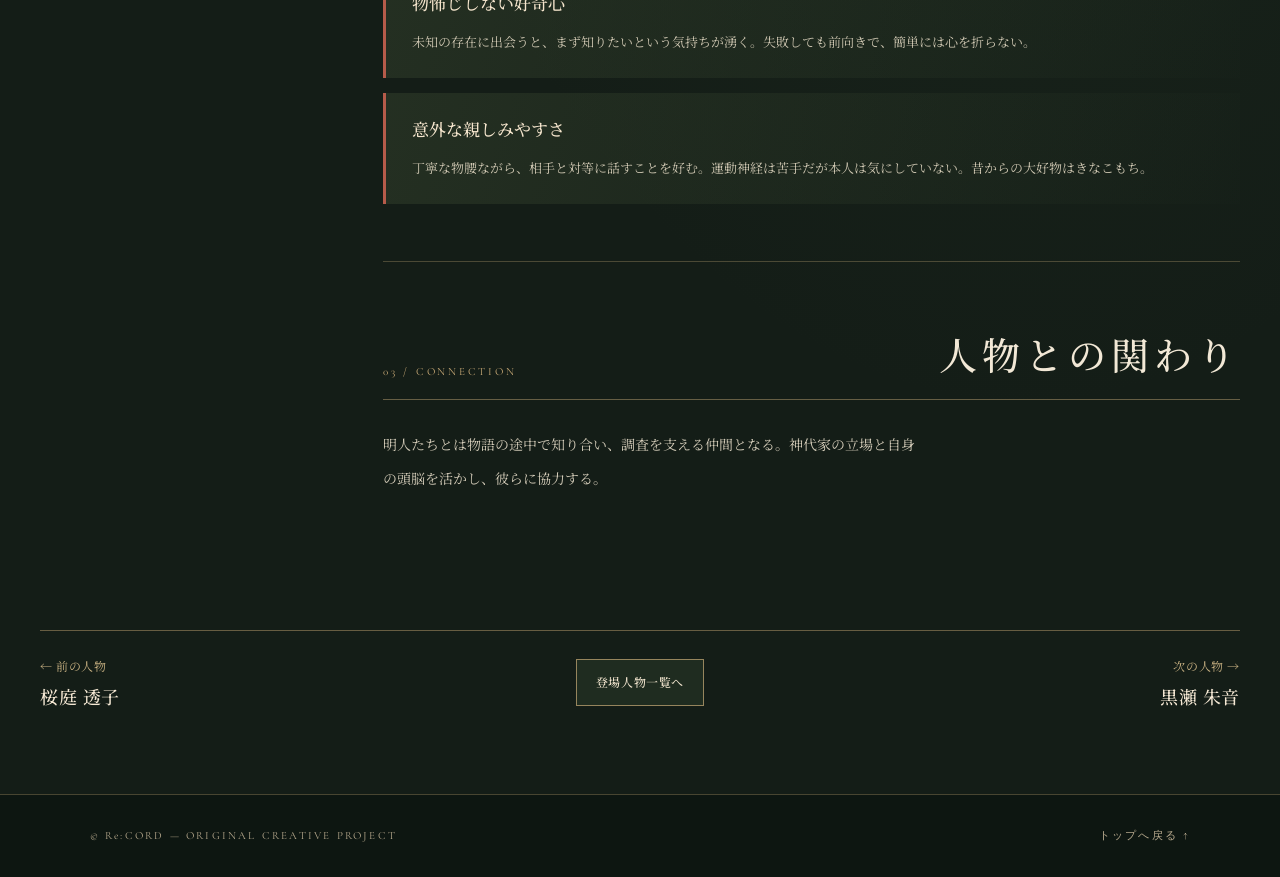
<file: character-rei.html>
<!DOCTYPE html>

<html lang="ja"><head>
<meta charset="utf-8"/><meta content="width=device-width,initial-scale=1" name="viewport"/>
<meta content="#111815" name="theme-color"/><meta content="古くから町を見守る名家の跡取り。知識と好奇心で調査を支える。" name="description"/>
<title>神代 怜｜登場人物｜Re:CORD公式サイト</title>
<link href="https://fonts.googleapis.com" rel="preconnect"/><link crossorigin="" href="https://fonts.gstatic.com" rel="preconnect"/>
<link href="https://fonts.googleapis.com/css2?family=Cormorant+Garamond:wght@400;500;600&amp;family=Noto+Sans+JP:wght@400;500;600&amp;family=Noto+Serif+JP:wght@400;500;600&amp;display=swap" rel="stylesheet"/>
<link href="style.css" rel="stylesheet"/><link href="night.css" rel="stylesheet"/><link href="v10.css" rel="stylesheet"/><link href="v11.css" rel="stylesheet"/><link href="v13-wafu.css" rel="stylesheet"/>
<script defer="" src="detail.js"></script>
</head><body class="character-detail-page">
<a class="skip-link" href="#main">メインコンテンツへ移動</a>
<div aria-hidden="true" class="film-grain"></div><div aria-hidden="true" class="scanline-overlay"></div>
<header class="detail-header"><a aria-label="RE:CORD トップへ戻る" class="detail-brand" href="index.html#top">Re:CO<span class="mirrored">R</span><span class="mirrored">D</span></a><span>人物記録 <em>/</em> 04</span><a class="detail-return" href="index.html#character">登場人物へ戻る <span aria-hidden="true">↗</span></a></header>
<main class="detail-main" id="main">
<div class="detail-breadcrumb"><a href="index.html#character">登場人物</a><span aria-hidden="true">/</span><span>神代 怜</span></div>
<section aria-labelledby="profileName" class="dossier-hero">
<div class="dossier-intro"><span class="dossier-kicker">RE:CORD　/　CHARACTER FILE 04</span>
<p class="dossier-category">サポート役</p><h1 id="profileName">神代 怜</h1><p class="dossier-kana">かみしろ れい <span>Kamishiro Rei</span></p>
<blockquote class="dossier-quote">「神代家の名に懸けて、力を貸すよ。」</blockquote><p class="dossier-lead">古くから町を見守る名家の跡取り。知識と好奇心で調査を支える。</p>
<div class="dossier-tags"><span>頭脳明晰</span><span>浮世離れ</span><span>強い胆力</span></div>
</div>
<div class="dossier-visual"><div class="asset-slot dossier-asset" data-asset="character-rei.png"><img alt="神代 怜の人物ビジュアル" src="assets/images/character-rei.png"/><div class="asset-placeholder"><span class="asset-path">CHARACTER VISUAL / 04</span><span class="asset-name">character-rei.png</span><span>人物ビジュアル準備中</span></div></div><span class="dossier-visual-num">04</span></div>
</section>
<div class="dossier-columns"><aside class="dossier-side"><span class="side-rule">CHARACTER / PROFILE</span><div class="side-number">04</div><p>旧家の跡取り／明人たちのサポート役</p><span class="side-hint">登場人物の公開情報のみを掲載しています。</span></aside>
<div class="dossier-content"><section aria-labelledby="aboutTitle" class="dossier-section"><div class="dossier-section-head"><span>01 / PROFILE</span><h2 id="aboutTitle">人物紹介</h2></div>
<div class="dossier-prose"><p class="profile-paragraph">古くから伊良坂町を治めてきた名家・神代家の跡取り。</p>
<p class="profile-paragraph">礼儀正しく穏やかな性格で、誰に対しても分け隔てなく接する。</p>
<p class="profile-paragraph">非常に頭脳明晰だが、一般常識には驚くほど疎く、運動神経も壊滅的。浮世離れした言動で周囲を驚かせることも多い。</p>
<p class="profile-paragraph">一方、未知のものへの好奇心と、物怖じしない胆力を持ち合わせている。</p>
<p class="profile-paragraph">物語の途中で明人たちと出会い、彼らを支えるため伊良坂高等学校へ転校してくる。</p></div></section>
<section aria-labelledby="facetsTitle" class="dossier-section"><div class="dossier-section-head"><span>02 / PERSON</span><h2 id="facetsTitle">人物像</h2></div>
<div class="dossier-facets"><article><h3>知性と世間知らず</h3><p>非常に頭が切れ、物事を観察する目も鋭い。反面、日常的な常識や人付き合いの暗黙のルールには疎く、周囲を驚かせることもある。</p></article>
<article><h3>物怖じしない好奇心</h3><p>未知の存在に出会うと、まず知りたいという気持ちが湧く。失敗しても前向きで、簡単には心を折らない。</p></article>
<article><h3>意外な親しみやすさ</h3><p>丁寧な物腰ながら、相手と対等に話すことを好む。運動神経は苦手だが本人は気にしていない。昔からの大好物はきなこもち。</p></article></div></section>
<section aria-labelledby="relationTitle" class="dossier-section"><div class="dossier-section-head"><span>03 / CONNECTION</span><h2 id="relationTitle">人物との関わり</h2></div><p class="dossier-relationship">明人たちとは物語の途中で知り合い、調査を支える仲間となる。神代家の立場と自身の頭脳を活かし、彼らに協力する。</p></section>
</div></div>
<nav aria-label="登場人物のページ移動" class="dossier-pagination"><a class="dossier-prev" href="character-touko.html"><span>← 前の人物</span><strong>桜庭 透子</strong></a><a class="dossier-home" href="index.html#character">登場人物一覧へ</a><a class="dossier-next" href="character-akane.html"><span>次の人物 →</span><strong>黒瀬 朱音</strong></a></nav>
</main><footer class="site-footer"><span>© Re:CORD — ORIGINAL CREATIVE PROJECT</span><a href="index.html#top">トップへ戻る ↑</a></footer>
</body></html>
</file>
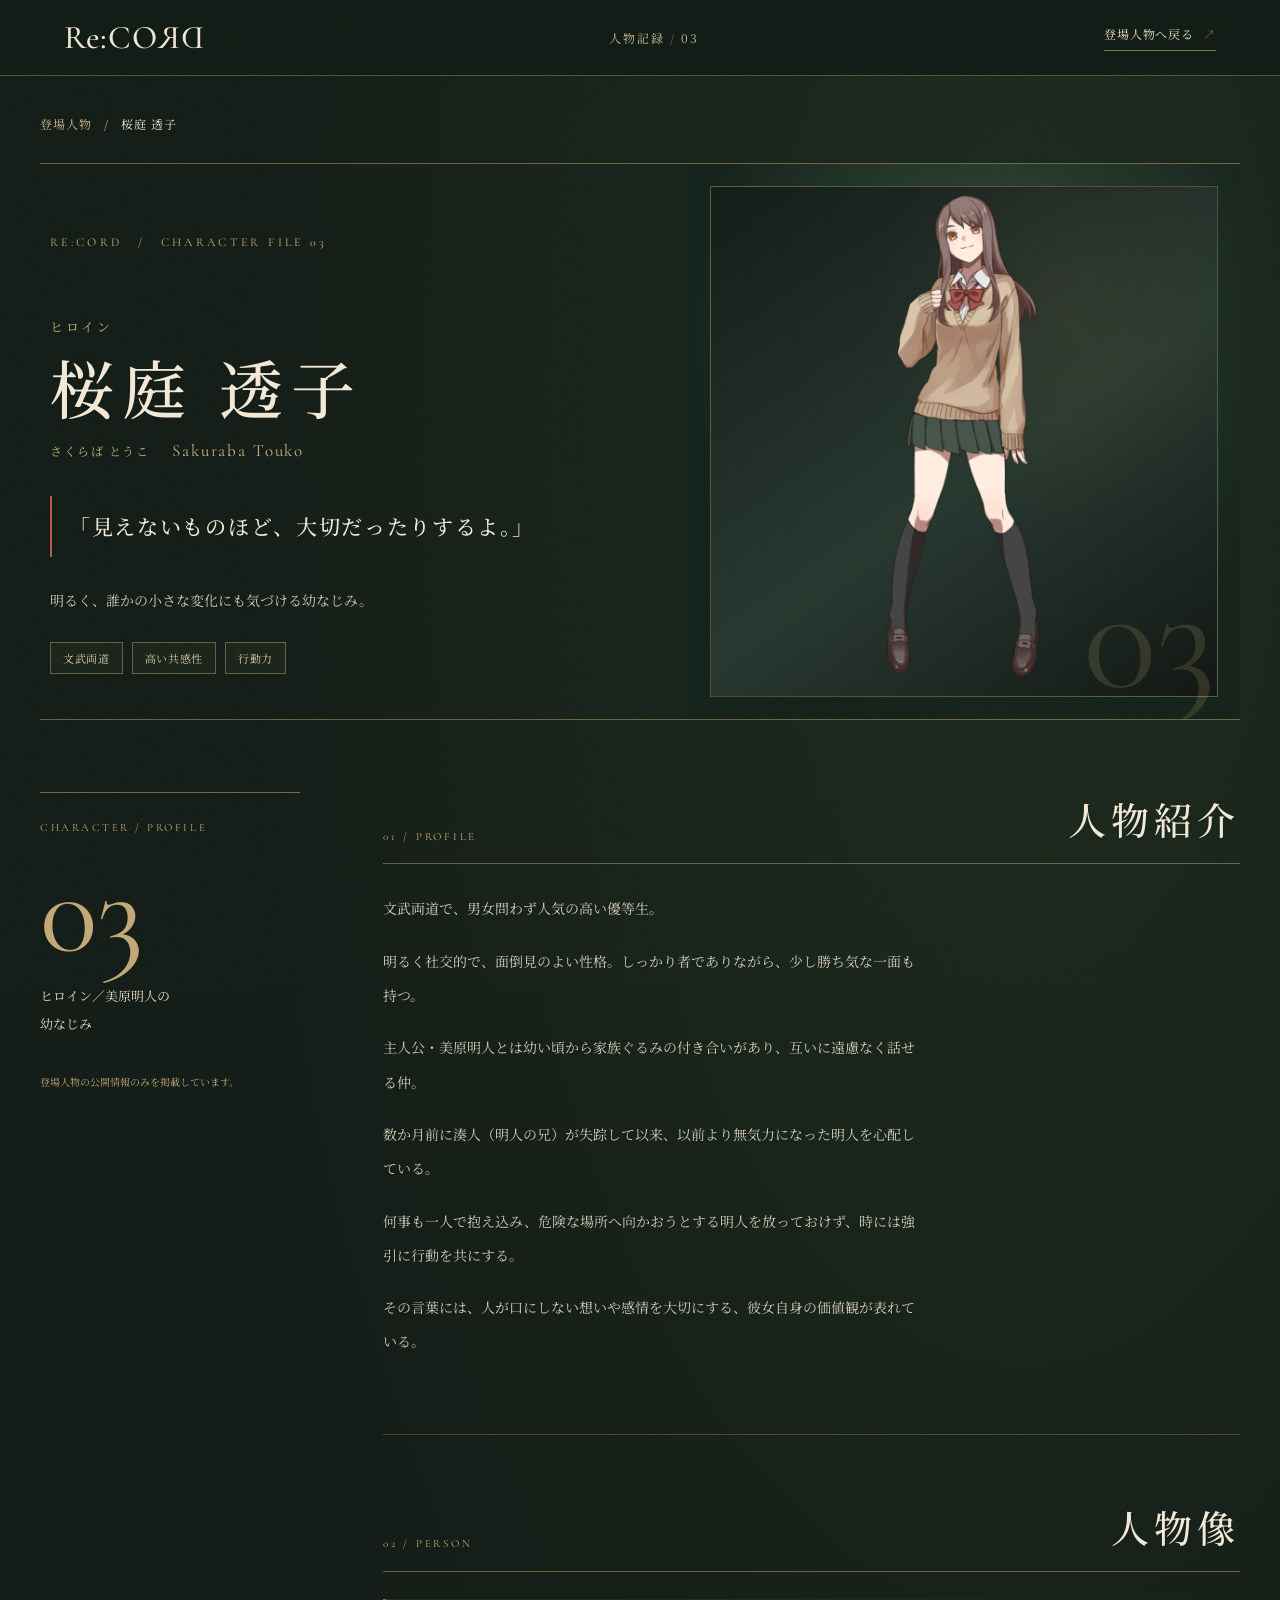
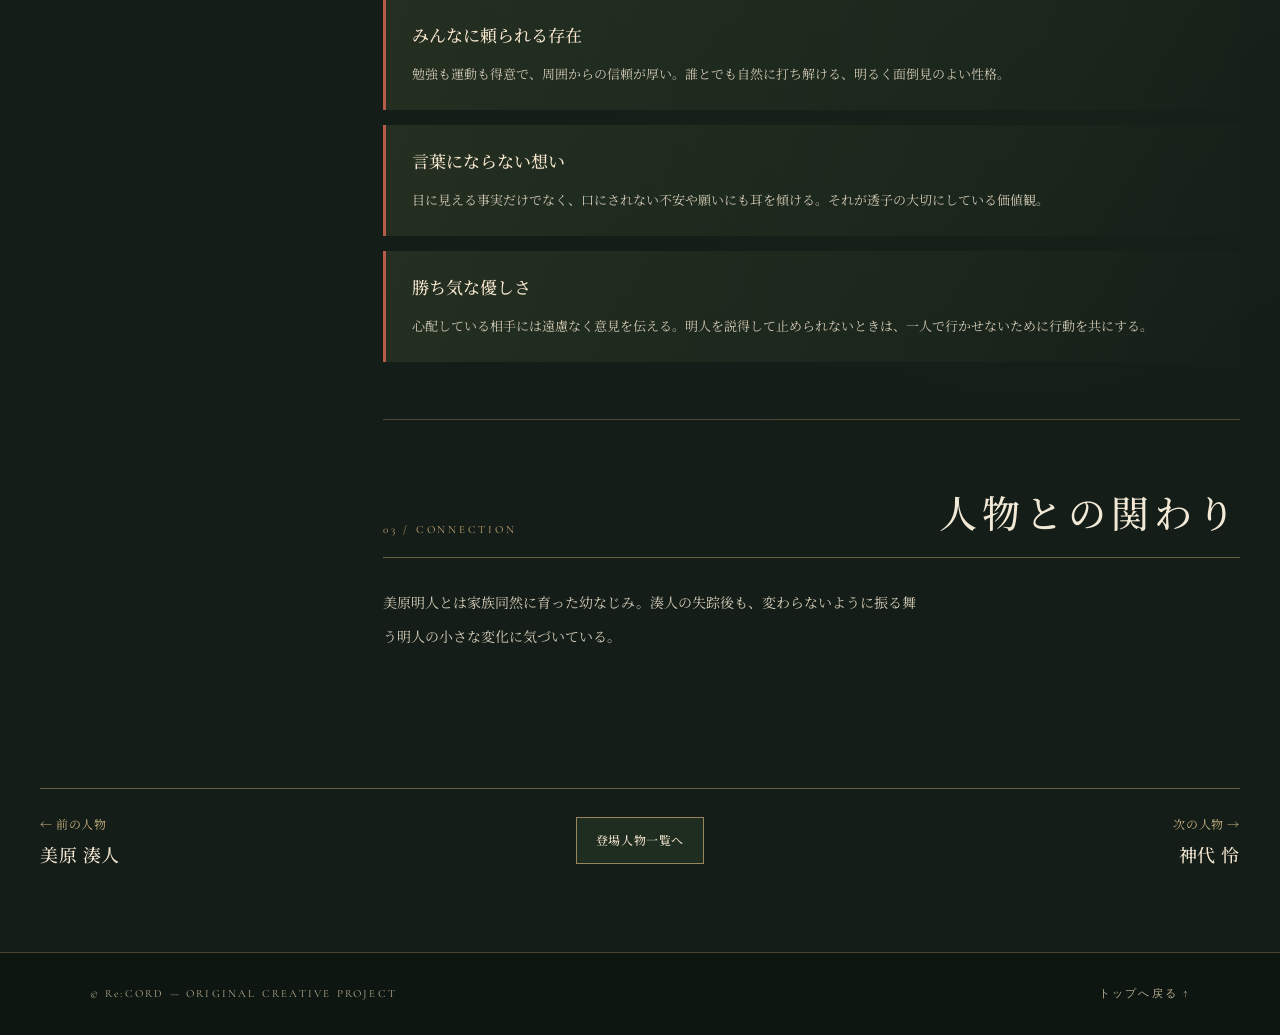
<file: character-touko.html>
<!DOCTYPE html>

<html lang="ja"><head>
<meta charset="utf-8"/><meta content="width=device-width,initial-scale=1" name="viewport"/>
<meta content="#111815" name="theme-color"/><meta content="明るく、誰かの小さな変化にも気づける幼なじみ。" name="description"/>
<title>桜庭 透子｜登場人物｜Re:CORD公式サイト</title>
<link href="https://fonts.googleapis.com" rel="preconnect"/><link crossorigin="" href="https://fonts.gstatic.com" rel="preconnect"/>
<link href="https://fonts.googleapis.com/css2?family=Cormorant+Garamond:wght@400;500;600&amp;family=Noto+Sans+JP:wght@400;500;600&amp;family=Noto+Serif+JP:wght@400;500;600&amp;display=swap" rel="stylesheet"/>
<link href="style.css" rel="stylesheet"/><link href="night.css" rel="stylesheet"/><link href="v10.css" rel="stylesheet"/><link href="v11.css" rel="stylesheet"/><link href="v13-wafu.css" rel="stylesheet"/>
<script defer="" src="detail.js"></script>
</head><body class="character-detail-page">
<a class="skip-link" href="#main">メインコンテンツへ移動</a>
<div aria-hidden="true" class="film-grain"></div><div aria-hidden="true" class="scanline-overlay"></div>
<header class="detail-header"><a aria-label="RE:CORD トップへ戻る" class="detail-brand" href="index.html#top">Re:CO<span class="mirrored">R</span><span class="mirrored">D</span></a><span>人物記録 <em>/</em> 03</span><a class="detail-return" href="index.html#character">登場人物へ戻る <span aria-hidden="true">↗</span></a></header>
<main class="detail-main" id="main">
<div class="detail-breadcrumb"><a href="index.html#character">登場人物</a><span aria-hidden="true">/</span><span>桜庭 透子</span></div>
<section aria-labelledby="profileName" class="dossier-hero">
<div class="dossier-intro"><span class="dossier-kicker">RE:CORD　/　CHARACTER FILE 03</span>
<p class="dossier-category">ヒロイン</p><h1 id="profileName">桜庭 透子</h1><p class="dossier-kana">さくらば とうこ <span>Sakuraba Touko</span></p>
<blockquote class="dossier-quote">「見えないものほど、大切だったりするよ。」</blockquote><p class="dossier-lead">明るく、誰かの小さな変化にも気づける幼なじみ。</p>
<div class="dossier-tags"><span>文武両道</span><span>高い共感性</span><span>行動力</span></div>
</div>
<div class="dossier-visual"><div class="asset-slot dossier-asset" data-asset="character-friend.png"><img alt="桜庭 透子の人物ビジュアル" src="assets/images/character-friend.png"/><div class="asset-placeholder"><span class="asset-path">CHARACTER VISUAL / 03</span><span class="asset-name">character-friend.png</span><span>人物ビジュアル準備中</span></div></div><span class="dossier-visual-num">03</span></div>
</section>
<div class="dossier-columns"><aside class="dossier-side"><span class="side-rule">CHARACTER / PROFILE</span><div class="side-number">03</div><p>ヒロイン／美原明人の幼なじみ</p><span class="side-hint">登場人物の公開情報のみを掲載しています。</span></aside>
<div class="dossier-content"><section aria-labelledby="aboutTitle" class="dossier-section"><div class="dossier-section-head"><span>01 / PROFILE</span><h2 id="aboutTitle">人物紹介</h2></div>
<div class="dossier-prose"><p class="profile-paragraph">文武両道で、男女問わず人気の高い優等生。</p>
<p class="profile-paragraph">明るく社交的で、面倒見のよい性格。しっかり者でありながら、少し勝ち気な一面も持つ。</p>
<p class="profile-paragraph">主人公・美原明人とは幼い頃から家族ぐるみの付き合いがあり、互いに遠慮なく話せる仲。</p>
<p class="profile-paragraph">数か月前に湊人（明人の兄）が失踪して以来、以前より無気力になった明人を心配している。</p>
<p class="profile-paragraph">何事も一人で抱え込み、危険な場所へ向かおうとする明人を放っておけず、時には強引に行動を共にする。</p>
<p class="profile-paragraph">その言葉には、人が口にしない想いや感情を大切にする、彼女自身の価値観が表れている。</p></div></section>
<section aria-labelledby="facetsTitle" class="dossier-section"><div class="dossier-section-head"><span>02 / PERSON</span><h2 id="facetsTitle">人物像</h2></div>
<div class="dossier-facets"><article><h3>みんなに頼られる存在</h3><p>勉強も運動も得意で、周囲からの信頼が厚い。誰とでも自然に打ち解ける、明るく面倒見のよい性格。</p></article>
<article><h3>言葉にならない想い</h3><p>目に見える事実だけでなく、口にされない不安や願いにも耳を傾ける。それが透子の大切にしている価値観。</p></article>
<article><h3>勝ち気な優しさ</h3><p>心配している相手には遠慮なく意見を伝える。明人を説得して止められないときは、一人で行かせないために行動を共にする。</p></article></div></section>
<section aria-labelledby="relationTitle" class="dossier-section"><div class="dossier-section-head"><span>03 / CONNECTION</span><h2 id="relationTitle">人物との関わり</h2></div><p class="dossier-relationship">美原明人とは家族同然に育った幼なじみ。湊人の失踪後も、変わらないように振る舞う明人の小さな変化に気づいている。</p></section>
</div></div>
<nav aria-label="登場人物のページ移動" class="dossier-pagination"><a class="dossier-prev" href="character-minato.html"><span>← 前の人物</span><strong>美原 湊人</strong></a><a class="dossier-home" href="index.html#character">登場人物一覧へ</a><a class="dossier-next" href="character-rei.html"><span>次の人物 →</span><strong>神代 怜</strong></a></nav>
</main><footer class="site-footer"><span>© Re:CORD — ORIGINAL CREATIVE PROJECT</span><a href="index.html#top">トップへ戻る ↑</a></footer>
</body></html>
</file>
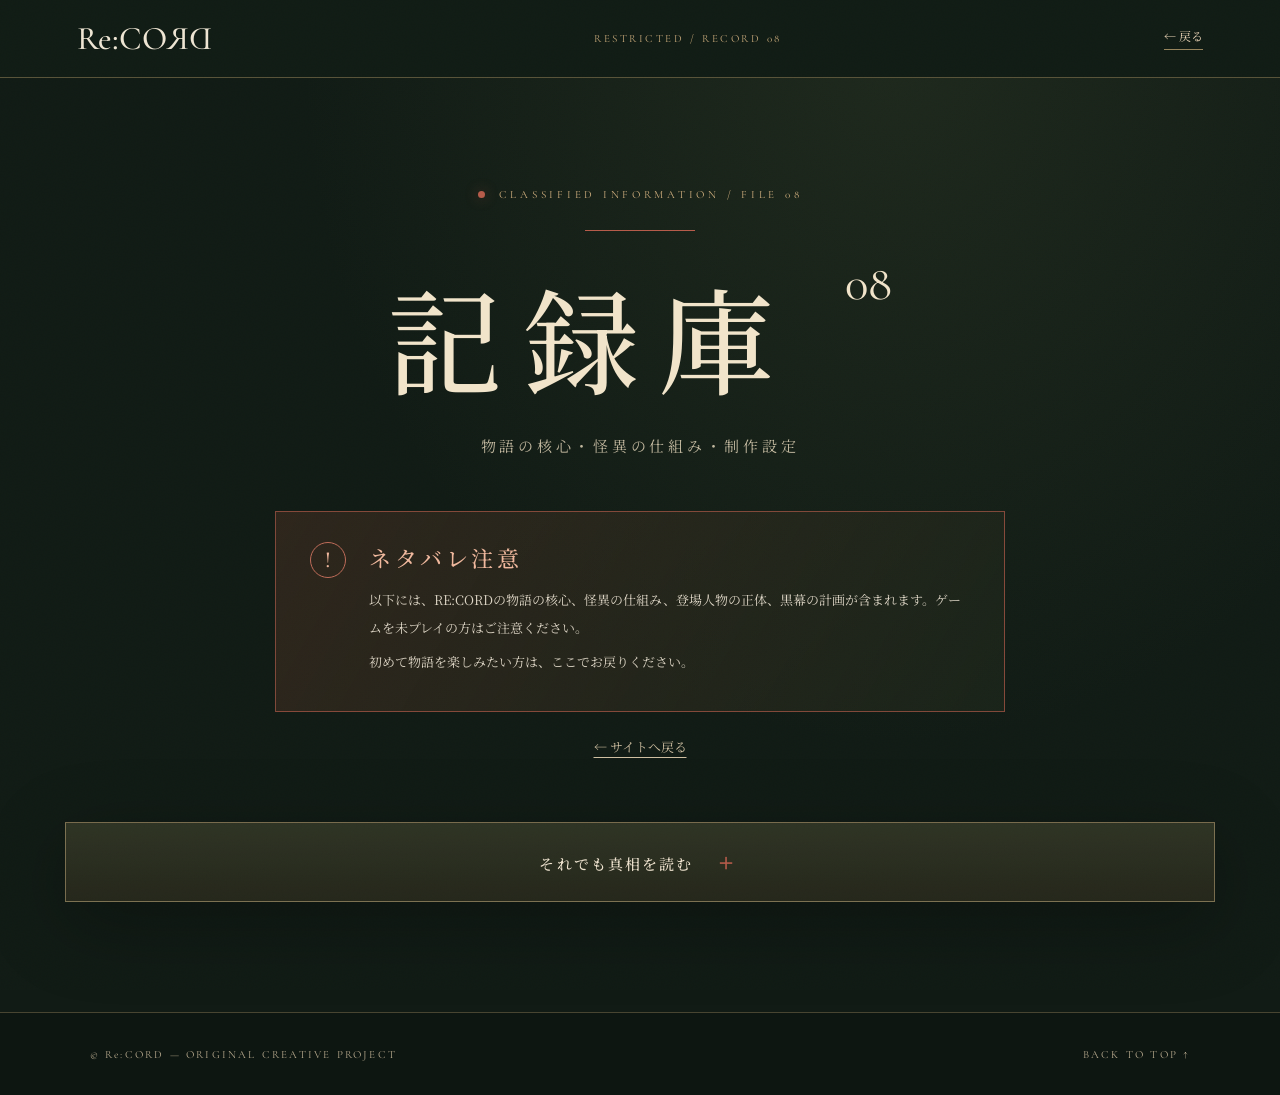
<file: spoilers.html>
<!DOCTYPE html>

<html lang="ja">
<head>
<meta charset="utf-8"/>
<meta content="width=device-width, initial-scale=1" name="viewport"/>
<meta content="#111815" name="theme-color"/>
<!-- 自動検索によるネタバレ露出の低減。パスワード保護ではありません。 -->
<meta content="noindex,nofollow,noarchive,nosnippet" name="robots"/>
<meta content="Re:CORDの制作設定アーカイブ。ネタバレ注意。" name="description"/>
<title>記録庫 08｜Re:CORD — ネタバレ注意</title>
<link href="https://fonts.googleapis.com" rel="preconnect"/>
<link crossorigin="" href="https://fonts.gstatic.com" rel="preconnect"/>
<link href="https://fonts.googleapis.com/css2?family=Cormorant+Garamond:wght@400;500;600&amp;family=Noto+Sans+JP:wght@400;500;600&amp;family=Noto+Serif+JP:wght@400;500;600&amp;display=swap" rel="stylesheet"/>
<link href="style.css" rel="stylesheet"/>
<link href="night.css" rel="stylesheet"/>
<link href="spoilers.css" rel="stylesheet"/>
<link href="v8.css" rel="stylesheet"/><link href="v10.css" rel="stylesheet"/><link href="v11.css" rel="stylesheet"/><link href="v12.css" rel="stylesheet"/><link href="v13-wafu.css" rel="stylesheet"/></head>
<body class="spoiler-page">
<a class="skip-link" href="#main">メインコンテンツへ移動</a>
<div aria-hidden="true" class="film-grain"></div><div aria-hidden="true" class="scanline-overlay"></div>
<header class="archive-header">
<a aria-label="Re:CORD トップページへ戻る" class="archive-brand" href="index.html#top"><span aria-hidden="true">Re:CO<span class="mirrored">R</span><span class="mirrored">D</span></span></a>
<span>RESTRICTED / RECORD 08</span>
<a href="index.html#archive">← 戻る</a>
</header>
<main class="classified-main" id="main">
<section aria-labelledby="classifiedTitle" class="classified-hero">
<span class="classified-overline"><span aria-hidden="true" class="classified-light"></span> CLASSIFIED INFORMATION / FILE 08</span>
<div class="classified-rule"></div>
<h1 class="classified-title-japanese" id="classifiedTitle">記録庫 <span>08</span></h1>
<p class="classified-ja">物語の核心・怪異の仕組み・制作設定</p>
<div class="classified-alert" role="note"><span aria-hidden="true" class="warning-icon">!</span><div><strong>ネタバレ注意</strong><p>以下には、RE:CORDの物語の核心、怪異の仕組み、登場人物の正体、黒幕の計画が含まれます。ゲームを未プレイの方はご注意ください。</p><p>初めて物語を楽しみたい方は、ここでお戻りください。</p></div></div>
<div class="classified-actions"><a class="classified-back" href="index.html#archive">← サイトへ戻る</a></div>
</section>
<section aria-label="ネタバレの閲覧確認" class="classified-reveal">
<!-- details は明示操作するまで閉じている。シナリオの内容は下に格納。 -->
<details class="spoiler-gate" id="spoilerGate">
<summary><span class="gate-closed">それでも真相を読む <span aria-hidden="true">＋</span></span><span class="gate-open">記録を閉じる <span aria-hidden="true">－</span></span></summary>
<div class="spoiler-content" id="spoilerContent">
<div class="archive-reader-heading" id="recordIndex"><p class="archive-reader-overline">ACCESS GRANTED / CONFIDENTIAL RECORDS</p><h2>機密記録一覧</h2><p class="archive-reader-count">全13件の記録</p><p class="archive-reader-description">読みたい項目を目次から選べます。以下は物語の核心を含む制作設定です。</p></div><details class="archive-mobile-index"><summary>記録の目次を開く<span>全13項目 ＋</span></summary><nav aria-label="記録庫の目次" class="archive-mobile-toc"><p class="archive-index-label">FILE INDEX / 目次</p><div class="archive-index-group"><p class="archive-index-group-title">01 / 世界と怪異</p><a href="#record-01"><span class="archive-index-number">01</span><span>伊良坂町と彼岸の秘密</span></a><a href="#record-02"><span class="archive-index-number">02</span><span>「十三段目」の発生条件</span></a><a href="#record-03"><span class="archive-index-number">03</span><span>写世（うつしよ）</span></a><a href="#record-04"><span class="archive-index-number">04</span><span>みどりさまの真実</span></a><a href="#record-05"><span class="archive-index-number">05</span><span>黒幕の計画</span></a></div><div class="archive-index-group"><p class="archive-index-group-title">02 / 事件と手がかり</p><a href="#record-06"><span class="archive-index-number">06</span><span>湊人と謎の少年の秘密</span></a><a href="#record-07"><span class="archive-index-number">07</span><span>灯寄せ（ひよせ）</span></a><a href="#record-08"><span class="archive-index-number">08</span><span>常世石（とこよいし）</span></a><a href="#record-09"><span class="archive-index-number">09</span><span>プロローグの詳細展開</span></a></div><div class="archive-index-group"><p class="archive-index-group-title">03 / 登場人物の秘密</p><a href="#record-10"><span class="archive-index-number">10</span><span>黒瀬朱音の秘密</span></a><a href="#record-11"><span class="archive-index-number">11</span><span>月森澪の正体と覚醒</span></a><a href="#record-12"><span class="archive-index-number">12</span><span>美原湊人の失踪の経緯</span></a><a href="#record-13"><span class="archive-index-number">13</span><span>謎の少年の道案内と結末</span></a></div></nav></details><div class="archive-reading-layout"><nav aria-label="記録庫の目次" class="archive-toc"><p class="archive-index-label">FILE INDEX / 目次</p><div class="archive-index-group"><p class="archive-index-group-title">01 / 世界と怪異</p><a href="#record-01"><span class="archive-index-number">01</span><span>伊良坂町と彼岸の秘密</span></a><a href="#record-02"><span class="archive-index-number">02</span><span>「十三段目」の発生条件</span></a><a href="#record-03"><span class="archive-index-number">03</span><span>写世（うつしよ）</span></a><a href="#record-04"><span class="archive-index-number">04</span><span>みどりさまの真実</span></a><a href="#record-05"><span class="archive-index-number">05</span><span>黒幕の計画</span></a></div><div class="archive-index-group"><p class="archive-index-group-title">02 / 事件と手がかり</p><a href="#record-06"><span class="archive-index-number">06</span><span>湊人と謎の少年の秘密</span></a><a href="#record-07"><span class="archive-index-number">07</span><span>灯寄せ（ひよせ）</span></a><a href="#record-08"><span class="archive-index-number">08</span><span>常世石（とこよいし）</span></a><a href="#record-09"><span class="archive-index-number">09</span><span>プロローグの詳細展開</span></a></div><div class="archive-index-group"><p class="archive-index-group-title">03 / 登場人物の秘密</p><a href="#record-10"><span class="archive-index-number">10</span><span>黒瀬朱音の秘密</span></a><a href="#record-11"><span class="archive-index-number">11</span><span>月森澪の正体と覚醒</span></a><a href="#record-12"><span class="archive-index-number">12</span><span>美原湊人の失踪の経緯</span></a><a href="#record-13"><span class="archive-index-number">13</span><span>謎の少年の道案内と結末</span></a></div></nav><div class="archive-files"><section aria-label="世界と怪異" class="archive-chapter"><div class="archive-chapter-head"><p>CHAPTER 01 / WORLD / ANOMALIES</p><h2>世界と怪異</h2></div><article class="secret-group" id="record-01"><div class="secret-index">FILE / 08-01</div><h3>伊良坂町と彼岸の秘密</h3><p class="secret-paragraph">伊良坂町は、現世である「此岸」と死者の世界に通じる「彼岸」の境界が、もともと不安定な土地である。</p><p class="secret-paragraph">そのため、特定の条件がそろうと、生きた人間でも彼岸に迷い込むことがある。</p><p class="secret-paragraph">町で長年繰り返されている失踪事件の一部は、この現象に関係している。</p><p class="secret-paragraph">彼岸へ渡った人間が、必ずしも帰還できないわけではない。</p></article><article class="secret-group" id="record-02"><div class="secret-index">FILE / 08-02</div><h3>「十三段目」の発生条件</h3><p class="secret-paragraph">伊良坂高等学校の屋上へ続く階段に存在する怪談。</p><p class="secret-paragraph">この怪異が成立する条件には、次の二つが関わっている。</p><p class="secret-paragraph"><strong>階段の段数を数えること。</strong> そして <strong>その行為を別の人間に観測されること。</strong></p><p class="secret-paragraph">条件が重なると、通常は存在しない階へと入り込み、彼岸に迷い込んでしまう。</p><p class="secret-paragraph">プロローグでは、主人公が階段を数えているところを幼なじみに目撃され、二人とも彼岸へ移動する。</p></article><article class="secret-group" id="record-03"><div class="secret-index">FILE / 08-03</div><h3>写世（うつしよ）</h3><p class="secret-paragraph"><strong>湊人（明人の兄）がかつて使用していた特殊なカメラ。</strong></p><p class="secret-paragraph">写真を撮影することで、その場所を一時的に彼岸側へと変化させ、通常の世界では見えない文字や道具を発見できる。</p><p class="secret-paragraph">彼岸で手に入れた特定の道具を、此岸へ持ち帰ることもできる。</p><p class="secret-paragraph">プロローグでは主人公が彼岸の教室で発見する。その時点では、湊人の持ち物だったことやカメラの正体は明かされない。</p></article><article class="secret-group" id="record-04"><div class="secret-index">FILE / 08-04</div><h3>みどりさまの真実</h3><p class="secret-paragraph">穂澄神社に祀られている豊作の神。</p><p class="secret-paragraph">かつて人間との間に、敬意と奉納を受ける代わりに豊かな実りを与えるという約束が存在した。</p><p class="secret-paragraph">しかし時代とともに信仰や奉納が減り、神は人間が約束を破ったと考えるようになる。</p><p class="secret-paragraph">かつて人々に恵みを与えていた神は、次第にその怒りを募らせていく。</p><p class="secret-paragraph">本来の呼び名「実りさま」が時代とともに訛り、「みどりさま」になったという由来を持つ。</p></article><article class="secret-group" id="record-05"><div class="secret-index">FILE / 08-05</div><h3>黒幕の計画</h3><p class="secret-paragraph">みどりさまは、彼岸に生きた人間を集め、その魂を喰らうことを企てている。</p><p class="secret-paragraph">魂を失った人間の肉体を怪異の器として利用し、彼らを率いて此岸へ進出する。</p><p class="secret-paragraph">最終的な目的は、<strong>百鬼夜行によって此岸と彼岸の関係を逆転させること。</strong></p><p class="secret-paragraph">そのために、湊人の存在と人を救おうとする意志までも利用している。</p></article><a class="archive-chapter-back" href="#recordIndex">目次に戻る ↑</a></section><section aria-label="事件と手がかり" class="archive-chapter"><div class="archive-chapter-head"><p>CHAPTER 02 / INVESTIGATION / EVENTS</p><h2>事件と手がかり</h2></div><article class="secret-group" id="record-06"><div class="secret-index">FILE / 08-06</div><h3>湊人と謎の少年の秘密</h3><p class="secret-paragraph">湊人（明人の兄）は、伊良坂町の失踪事件の謎を解明しようとしていた。</p><p class="secret-paragraph">しかし調査の過程で、みどりさまに欺かれ、「黄泉戸喫（よもつへぐい）」を行ってしまう。</p><p class="secret-paragraph">その結果、湊人の存在は分かたれ、その半身が謎の少年の姿となった。</p><p class="secret-paragraph">少年は不完全な記憶しか持たず、主人公が自分の弟であることも認識していない。</p><p class="secret-paragraph">しかし湊人が持っていた「人を助けたい」という意志は残っている。</p><p class="secret-paragraph">少年は迷い人を此岸へ帰そうとしているが、みどりさまによって帰還経路の行き先がすり替えられていることには気づいていない。</p><p class="secret-paragraph">一方、みどりさまはその善意を利用し、人々を彼岸の一か所へ集めている。</p><p class="secret-paragraph">また、湊人に似た人物の目撃談にも黒幕の介入がある。</p><p class="secret-paragraph">少年の正体と「観測」の関係に関する詳しいルールは、今後詰める。</p><p class="secret-paragraph">これは物語の根幹に関わる秘密として扱う。</p></article><article class="secret-group" id="record-07"><div class="secret-index">FILE / 08-07</div><h3>灯寄せ（ひよせ）</h3><p class="secret-paragraph">彼岸へ迷い込んだ人々が集まる場所。</p><p class="secret-paragraph">少年は人々を救うために行動しているが、その結果が黒幕による生者の収集に利用されている。</p><p class="secret-paragraph">「灯りを頼りに集まる」という救いの意味と、「魂を集める」という恐ろしい意味を持つ場所。</p><p class="secret-paragraph">具体的な外観や内部構造は未決定。</p></article><article class="secret-group" id="record-08"><div class="secret-index">FILE / 08-08</div><h3>常世石（とこよいし）</h3><p class="secret-paragraph">此岸と彼岸をつなぐ仕組みに関わる重要な石。</p><p class="secret-paragraph">主人公が物語の終盤で、二つの世界をつなぐバイパスを断ち切ろうとする展開に関係する。</p><p class="secret-paragraph">ただし、常世石自体が通路なのか、接続を維持する要石なのか、破壊や解除の具体的な方法はまだ確定していない。</p></article><article class="secret-group" id="record-09"><div class="secret-index">FILE / 08-09</div><h3>プロローグの詳細展開</h3><p class="secret-paragraph">主人公に手がかりを残したのは、実は謎の少年。ただし、この事実はプロローグでは明かされない。</p><ol class="secret-ordered"><li>日常の学校生活の中で、二人の生徒が「十三段目」と湊人に似た人物の目撃談を話す。</li><li>湊人の特徴に関する話を聞いた主人公が、二人に詳しい話を尋ねる。</li><li>幼なじみが危険な場所へ向かおうとする主人公を心配する。</li><li>主人公が放課後、屋上階段で段数を数える。</li><li>後を追ってきた幼なじみがその姿を目撃し、怪談の条件が成立する。</li><li>二人は彼岸へ迷い込む。</li><li>探索の途中で離ればなれになった主人公が「虚面」に遭遇する。</li><li>主人公は教室に隠れ、物音を立てずに怪異をやり過ごす。</li><li>その教室で古いカメラ「写世」を発見する。</li><li>撮影によって、普段は見えない文字が浮かび上がる。</li><li>文字を手がかりに幼なじみを探し、閉じ込められた部屋を見つける。</li><li>「鍵は、時の止まった場所に」という手がかりから、止まった時計の裏にある鍵を見つける。</li><li>幼なじみを救出し、二人で現世への帰還を目指す。</li></ol></article><a class="archive-chapter-back" href="#recordIndex">目次に戻る ↑</a></section><section aria-label="登場人物の秘密" class="archive-chapter"><div class="archive-chapter-head"><p>CHAPTER 03 / CHARACTER / SECRETS</p><h2>登場人物の秘密</h2></div><article class="secret-group" id="record-10"><div class="secret-index">FILE / 08-10</div><h3>黒瀬朱音の秘密</h3><p class="secret-paragraph">朱音は生まれつき怪異を引き寄せる体質を持つ。しかし本人には怪異が見えず、その体質にも気づいていない。</p><p class="secret-paragraph">幼少期のいじめはこの体質と関係しており、みどりさまも関与していた。具体的な仕組みと関与の方法は未確定。</p><p class="secret-paragraph">幼い頃に朱音を助けたのは明人。朱音にとって忘れられない出来事であり、明人への憧れと恋愛感情につながっているが、明人自身は覚えていない。</p><p class="secret-paragraph">朱音の対人洞察力は怪異による能力ではなく、本人の経験から身についたもの。</p></article><article class="secret-group" id="record-11"><div class="secret-index">FILE / 08-11</div><h3>月森澪の正体と覚醒</h3><p class="secret-paragraph">澪は彼岸の住人。人間の身体を「器」として怪異の魂が宿った存在であり、元の身体の持ち主本人ではない。</p><p class="secret-paragraph">澪の魂は「穢れのない澄んだ状態」だった。具体的な理由と性質の影響はまだ未確定。</p><p class="secret-paragraph">物語序盤では澪自身もその正体を知らず、自分の過去も覚えていない。正体を知った際には、仲間に嫌われないかを心配するが、全員に受け入れられる。</p><p class="secret-paragraph">その後、仲間を守りたい思いから守護・結界の力が覚醒する。淡く半透明な光の障壁を展開し、怪異の攻撃から仲間を守る。治癒・浄化などの能力は現時点では設定していない。</p></article><article class="secret-group" id="record-12"><div class="secret-index">FILE / 08-12</div><h3>美原湊人の失踪の経緯</h3><p class="secret-paragraph">美原湊人は美原家に伝わる「導き手」の役割を担っていた。神代家とは長い協力関係にあり、神代怜は親友で信頼できる相棒。</p><p class="secret-paragraph">みどりさまが仕組んだ捜索依頼を受けて向かった先で、湊人は本当に助けを必要としていた人物を救助した。救助された人物は罠を知らず、感謝のお礼として偶然持っていたリンゴを渡す。</p><p class="secret-paragraph">湊人がそのリンゴを口にしたことで「黄泉戸喫（よもつへぐい）」が成立。異変を自覚する前に彼岸へ引き込まれ、その存在は分かたれた。リンゴは禁断の果実を象徴するが、詳しい仕組みは未確定。</p><p class="secret-paragraph">湊人と救助された人物の善意が、豊作の神であるみどりさまに利用された事件。湊人は罠を予見していたわけではない。</p></article><article class="secret-group" id="record-13"><div class="secret-index">FILE / 08-13</div><h3>謎の少年の道案内と結末</h3><p class="secret-paragraph">謎の少年は、湊人の存在から分かれた半身。少年自身はその正体を知らず、湊人としての記憶も持っていない。</p><p class="secret-paragraph">少年は善意で迷い人を正しいはずの帰還経路へ案内している。しかし、みどりさまが行き先を変更したため、実際には人々をみどりさまのもとへ送り込んでしまっていた。</p><p class="secret-paragraph">少年と明人は、みどりさまから同時に真実を知らされる。少年は深く後悔するが、明人は人を救いたいという思いが本物だったことを伝え、少年は再び立ち上がる。</p><p class="secret-paragraph">物語終盤、少年は湊人の半身であることを知り、元の存在へ戻ることを受け入れる。明人との間に生まれた友情は本物だが、少年としての独立した存在は消える。</p><p class="secret-paragraph">湊人へ戻った後、湊人には少年として過ごした間の記憶が一切残らない。明人は少年に別れを告げ、帰ってきた湊人と再会する。</p></article><a class="archive-chapter-back" href="#recordIndex">目次に戻る ↑</a></section></div></div><div class="secret-finish"><span>END OF FILE 08</span><a href="index.html#top">本編サイトへ戻る　↗</a></div></div>
</details>
</section>
</main>
<footer class="site-footer"><span>© Re:CORD — ORIGINAL CREATIVE PROJECT</span><a href="index.html#top">BACK TO TOP ↑</a></footer>
</body>
</html>
</file>
<file: style.css>
/* ============================
   Re:CORD | IMAGE-READY SITE TEMPLATE
   Replace images in assets/images; no HTML edits needed.
   Palette: midnight #070A17, blue #121B43, warm #F46F45
   ============================ */
:root{--bg:#070A17;--bg2:#0B1024;--blue:#101B40;--paper:#F4F1ED;--muted:#ABB2C6;--faint:#69728A;--warm:#F46F45;--line:rgba(208,215,240,.23);--font-jp:'Noto Serif JP','Yu Mincho','Hiragino Mincho ProN',serif;--font-latin:'Cormorant Garamond',Georgia,serif;--sans:'Noto Sans JP','Yu Gothic',sans-serif}
*,*::before,*::after{box-sizing:border-box}html{scroll-behavior:smooth;scroll-padding-top:78px}body{margin:0;background:var(--bg);color:var(--paper);font-family:var(--font-jp);font-weight:400;overflow-x:hidden}body.dialog-open{overflow:hidden}a{color:inherit;text-decoration:none}button{font:inherit;cursor:pointer;color:inherit}a,button{-webkit-tap-highlight-color:transparent}img{display:block;max-width:100%}::selection{background:var(--warm);color:var(--bg)}:focus-visible{outline:2px solid var(--warm);outline-offset:5px}.skip-link{position:fixed;top:-100px;left:12px;background:white;color:#111;padding:13px 18px;z-index:999}.skip-link:focus{top:12px}
.film-grain{position:fixed;inset:-10%;z-index:250;pointer-events:none;opacity:.13;background-image:url('data:image/svg+xml,%3Csvg xmlns="http://www.w3.org/2000/svg" viewBox="0 0 180 180"%3E%3Cfilter id="f"%3E%3CfeTurbulence type="fractalNoise" baseFrequency="0.8" numOctaves="3" stitchTiles="stitch"/%3E%3C/filter%3E%3Crect width="100%25" height="100%25" filter="url(%23f)" opacity=".4"/%3E%3C/svg%3E');background-size:220px;mix-blend-mode:screen}
.scanline-overlay{pointer-events:none;position:fixed;inset:0;z-index:249;opacity:.25;background:repeating-linear-gradient(to bottom,transparent 0,transparent 3px,rgba(0,0,0,.2) 4px,transparent 5px);background-size:100% 5px}
.container{max-width:1290px;margin:auto;width:100%}.site-header{position:fixed;left:0;right:0;top:0;height:76px;display:flex;justify-content:space-between;align-items:center;gap:20px;padding:0 clamp(21px,4.8vw,80px);border-bottom:1px solid rgba(255,255,255,.18);background:rgba(4,8,22,.58);backdrop-filter:blur(14px);z-index:200;transition:background .3s}.site-header.scrolled{background:rgba(5,9,22,.94)}.brand{display:flex;align-items:center;gap:20px;white-space:nowrap;font:500 30px/.9 var(--font-latin);letter-spacing:.015em}.brand small{font:400 10px/1.4 var(--font-jp);letter-spacing:.17em;color:var(--muted);padding-left:20px;border-left:1px solid var(--line)}.mirrored{display:inline-block;transform:scaleX(-1);transform-origin:center}.nav{display:flex;align-items:center;gap:clamp(15px,2.4vw,37px)}.nav a{font:500 12px/1 var(--font-latin);letter-spacing:.2em;transition:color .25s;position:relative}.nav a:hover,.nav a:focus-visible{color:#FF9C7B}.nav a::after{content:'';position:absolute;left:0;bottom:-14px;width:0;height:1px;background:var(--warm);transition:width .25s}.nav a:hover::after{width:100%}.menu-toggle{display:none;background:none;border:0;padding:9px}.menu-toggle span{display:block;width:26px;height:2px;background:#fff;margin:5px 0;transition:transform .25s}
/* image slots: image hides placeholder when file loads */
.asset-slot{position:absolute;inset:0;overflow:hidden;background:radial-gradient(ellipse at 50% 90%,rgba(245,108,54,.14),transparent 45%),linear-gradient(130deg,#0D1330,#171B3F 45%,#070B1A);isolation:isolate}.asset-slot>img{position:absolute;inset:0;width:100%;height:100%;object-fit:cover;display:none}.asset-slot.has-image>img{display:block}.asset-placeholder{position:absolute;inset:0;display:flex;flex-direction:column;align-items:center;justify-content:center;text-align:center;gap:9px;color:#A7B0C9;font:400 11px/1.5 var(--sans);letter-spacing:.1em;padding:20px;background:radial-gradient(ellipse at 55% 55%,rgba(57,70,122,.12),transparent 50%)}.asset-slot.has-image>.asset-placeholder{display:none}.asset-placeholder::before{content:'';display:block;width:64px;height:48px;border:1px solid rgba(196,207,241,.28);background:linear-gradient(135deg,transparent 48%,rgba(196,207,241,.15) 49%,rgba(196,207,241,.15) 51%,transparent 52%);margin-bottom:12px}.asset-path{color:#E88A72;font-size:10px;letter-spacing:.26em}.asset-name{color:#E3E5ED;font:500 16px var(--font-latin);letter-spacing:.08em}.asset-placeholder>span:last-child{font-size:10px;letter-spacing:.11em}
/* Hero */
.hero{height:100svh;min-height:680px;max-height:1180px;position:relative;isolation:isolate;display:flex;align-items:center;justify-content:center;overflow:hidden;text-align:center;background:#080C20}.hero-image{z-index:-4}.hero-image>img{filter:saturate(.82) brightness(.68);animation:heroZoom 24s ease-in-out infinite alternate}.hero-placeholder{opacity:.66}.hero-placeholder::before{width:112px;height:75px}.hero-placeholder .asset-name{font-size:22px}.hero-shade{position:absolute;inset:0;z-index:-3;background:linear-gradient(90deg,rgba(5,7,23,.56),rgba(4,6,18,.12) 45%,rgba(4,6,17,.42)),linear-gradient(180deg,rgba(5,6,19,.38),transparent 25%,transparent 56%,rgba(4,6,17,.83))}.hero-vignette{position:absolute;inset:0;z-index:-2;background:radial-gradient(ellipse at 50% 45%,transparent 12%,rgba(3,4,15,.28) 57%,rgba(3,4,13,.7))}.hero::before{content:'';position:absolute;inset:0;z-index:-1;pointer-events:none;background:radial-gradient(ellipse at 79% 29%,rgba(248,78,29,.09),transparent 19%),radial-gradient(ellipse at 48% 72%,rgba(27,52,145,.15),transparent 34%)}.viewfinder{position:absolute;inset:0;pointer-events:none}.viewfinder>span{position:absolute;width:23px;height:23px;border:1px solid #E3E7F6;opacity:.76}.viewfinder>span:nth-child(1){left:0;top:0;border-right:0;border-bottom:0}.viewfinder>span:nth-child(2){right:0;top:0;border-left:0;border-bottom:0}.viewfinder>span:nth-child(3){left:0;bottom:0;border-right:0;border-top:0}.viewfinder>span:nth-child(4){right:0;bottom:0;border-left:0;border-top:0}.hero-viewfinder{inset:107px 42px 38px}.hero-rec{position:absolute;right:70px;top:112px;display:flex;align-items:center;gap:11px;font:400 12px var(--font-latin);letter-spacing:.2em;color:#F1F0F4}.hero-rec>b,.capture-top>b{display:inline-block;width:8px;height:8px;border-radius:50%;background:var(--warm);box-shadow:0 0 15px rgba(244,111,69,.8);animation:recBlink 2.4s infinite}.hero-rec>span{color:var(--muted);margin-left:16px}.hero-center{position:relative;z-index:2;margin-top:45px;padding:40px 20px;max-width:1100px;width:100%;text-shadow:0 4px 35px rgba(0,0,0,.65)}.hero-eyebrow{font:400 12px var(--font-latin);letter-spacing:.46em;color:#B6BCD2;margin:0 0 5px}.hero-logo{font:500 clamp(104px,15vw,244px)/.98 var(--font-latin);letter-spacing:-.05em;margin:0;color:#FFFCF6;white-space:nowrap;font-variant-ligatures:none;filter:drop-shadow(0 0 7px rgba(226,226,255,.25))}.hero-ruby{margin:0 0 41px;font:400 13px var(--font-jp);letter-spacing:.64em}.hero-copy{font:500 clamp(16px,1.7vw,24px)/2.1 var(--font-jp);letter-spacing:.19em;margin:0 0 39px}.hero-actions{display:flex;justify-content:center;flex-wrap:wrap;gap:12px}.outline-button{min-width:179px;min-height:51px;border:1px solid rgba(255,255,255,.62);background:rgba(7,10,25,.35);display:inline-flex;align-items:center;justify-content:center;gap:23px;padding:12px 23px;font:500 13px var(--font-jp);letter-spacing:.13em;transition:background .25s,border-color .25s,transform .25s}.outline-button span{font:22px/1 var(--font-latin)}.outline-button:hover{background:rgba(244,111,69,.25);border-color:var(--warm);transform:translateY(-2px)}.outline-button--light{background:rgba(255,255,255,.09)}.hero-bottom{position:absolute;left:clamp(26px,6vw,90px);right:clamp(26px,6vw,90px);bottom:45px;display:flex;justify-content:space-between;align-items:center;gap:20px;color:#B7BFD4;font:400 11px var(--font-latin);letter-spacing:.25em}.scroll-hint{display:flex;gap:17px;align-items:center}.scroll-hint span{font:25px var(--font-latin);animation:arrowFloat 2s ease-in-out infinite}.signal-strip{overflow:hidden;border-top:1px solid var(--line);border-bottom:1px solid var(--line);padding:18px 0;display:flex;justify-content:space-evenly;gap:12px;color:#8994B5;white-space:nowrap;background:#070A16;font:400 11px var(--font-latin);letter-spacing:.4em}.signal-strip span:nth-child(2){color:var(--warm)}
/* Sections */
.section{position:relative;padding:clamp(90px,10vw,146px) clamp(24px,7vw,114px);background:var(--bg)}.section::before{content:'';position:absolute;inset:0;pointer-events:none;z-index:0;background:linear-gradient(180deg,transparent 95%,rgba(80,107,173,.1));opacity:.8}.section>.container{position:relative;z-index:1}.section-heading{display:flex;align-items:flex-end;gap:40px;margin-bottom:62px}.section-heading h2{font:500 clamp(70px,9vw,132px)/.8 var(--font-latin);letter-spacing:.045em;margin:14px 0 16px}.section-heading p{margin:0;font-size:12px;letter-spacing:.5em;color:#A7ACC0}.section-number,.overline,.small-label,.caption,.character-role,.character-note{font:400 11px var(--font-latin);letter-spacing:.26em;color:var(--warm)}.section-number{font-size:13px}.heading-line{height:1px;background:var(--line);flex:1;margin-bottom:27px}.small-label{font-family:var(--font-jp);letter-spacing:.16em;color:#B2BBD0}.dot{display:inline-block;width:6px;height:6px;background:var(--warm);margin-right:10px;vertical-align:middle}.reveal{opacity:0;transform:translateY(26px);transition:opacity .75s ease,transform .75s ease}.reveal.is-visible{opacity:1;transform:translateY(0)}
/* Story */
.story{background:radial-gradient(ellipse at 0% 65%,rgba(25,35,83,.45),transparent 55%),#0A0E24}.story-layout{display:grid;grid-template-columns:1fr 1.05fr;gap:clamp(45px,7vw,120px);align-items:center}.story-copy h3{margin:24px 0 35px;font:500 clamp(27px,3vw,43px)/1.8 var(--font-jp);letter-spacing:.1em}.story-copy h3 em{font-style:normal;color:#F0A58B}.story-copy p{max-width:520px;color:#BBC1D1;line-height:2.65;font-size:14px;letter-spacing:.035em;margin:0 0 18px}.story-copy p.story-end{margin-top:25px;color:#EDE9E3;font-weight:500}.story-aside{display:block;margin-top:42px;padding-top:25px;border-top:1px solid var(--line);font:400 11px var(--font-latin);letter-spacing:.3em;color:#929BB4}.photo-frame{position:relative;min-height:520px;background:#121A39;border:1px solid rgba(190,206,244,.4);padding:15px;box-shadow:25px 25px 0 -10px rgba(82,100,156,.11)}.photo-frame::before,.photo-frame::after{content:'';position:absolute;width:30px;height:30px;border-color:var(--warm);border-style:solid;z-index:5}.photo-frame::before{top:-11px;left:-11px;border-width:2px 0 0 2px}.photo-frame::after{right:-11px;bottom:-11px;border-width:0 2px 2px 0}.image-surface{inset:15px}.frame-label{position:absolute;bottom:25px;left:30px;font:400 11px var(--font-latin);letter-spacing:.25em;z-index:6;color:#fff;text-shadow:0 1px 4px #000}.frame-cross{position:absolute;top:31px;right:32px;z-index:6;color:var(--warm);font:24px var(--font-latin)}
/* World */
.world{background:#080C1E}.world-intro{display:flex;gap:40px;justify-content:space-between;align-items:end;margin:-10px 0 50px}.world-intro p{font-size:clamp(22px,2.65vw,36px);line-height:1.7;letter-spacing:.13em;margin:0}.world-intro p strong{font-weight:500;color:#D5D6E7}.world-intro>span{max-width:360px;color:#9EA7BD;font-size:13px;line-height:2.3}.world-grid{display:grid;grid-template-columns:repeat(3,minmax(0,1fr));gap:20px}.world-card{min-height:440px;position:relative;isolation:isolate;background:#152043;border:1px solid rgba(210,220,243,.22);display:flex;justify-content:space-between;flex-direction:column;padding:27px;overflow:hidden}.world-photo{z-index:-3}.world-photo>img{filter:saturate(.7) brightness(.68);transition:transform .7s}.world-card:hover .world-photo>img{transform:scale(1.045)}.world-card-shade{position:absolute;inset:0;z-index:-2;background:linear-gradient(180deg,rgba(5,8,23,.5),transparent 40%,rgba(3,6,19,.92))}.world-index{font:400 11px var(--font-latin);letter-spacing:.24em;color:#F7BDAC}.world-card-body h3{font:500 clamp(20px,2vw,29px)/1.5 var(--font-jp);margin:0 0 13px;letter-spacing:.07em}.world-card-body p{font:400 12px/2.25 var(--font-jp);color:#CCD0DD;margin:0}
/* Camera */
.camera-section{background:radial-gradient(ellipse at 80% 80%,rgba(36,40,102,.42),transparent 50%),#0C1026}.camera-grid{display:grid;grid-template-columns:.82fr 1.18fr;gap:clamp(40px,6vw,80px);align-items:center}.camera-description h3{font:500 clamp(24px,2.7vw,37px)/1.85 var(--font-jp);letter-spacing:.11em;margin:25px 0 34px}.camera-description p:not(.overline,.caption){font:400 14px/2.7 var(--font-jp);color:#B9C0D0;margin:0 0 17px}.capture-button{margin-top:31px;display:flex;align-items:center;justify-content:space-between;gap:28px;padding:16px 25px;width:min(100%,330px);border:1px solid #E6D7D0;background:rgba(244,111,69,.06);transition:background .3s}.capture-button:hover{background:rgba(244,111,69,.2)}.capture-icon{font-size:22px}.capture-button>span:nth-child(2){font:500 13px var(--font-jp);letter-spacing:.15em}.capture-button>span:last-child{font-size:22px}.caption{color:#8A94AF;line-height:2;margin-top:18px;letter-spacing:.02em;font-family:var(--sans);font-size:10px}.capture-stage{aspect-ratio:1.37;min-height:390px;position:relative;overflow:hidden;border:1px solid rgba(225,230,249,.45);background:#0B1533;isolation:isolate}.capture-background{z-index:-3}.capture-background>img{filter:brightness(.62) saturate(.65)}.capture-tint{z-index:-2;position:absolute;inset:0;background:linear-gradient(135deg,rgba(6,9,25,.12),rgba(6,8,24,.43))}.capture-frame{inset:27px}.capture-top,.capture-footer{position:absolute;z-index:3;font:400 11px var(--font-latin);letter-spacing:.25em;color:#E0E7FA}.capture-top{top:25px;left:29px;display:flex;align-items:center;gap:12px}.capture-top>b{margin-left:5px;width:6px;height:6px}.capture-footer{bottom:29px;right:28px}.capture-cross{position:absolute;left:50%;top:50%;transform:translate(-50%,-50%);font:36px var(--font-latin);color:#E8B29F;opacity:.8}.capture-secret{position:absolute;z-index:4;left:50%;top:48%;transform:translate(-50%,-35%);width:90%;text-align:center;opacity:0;color:#fff;font:600 clamp(16px,2vw,27px)/2 var(--font-jp);letter-spacing:.16em;text-shadow:0 0 8px #fff,0 0 35px #f07255;transition:opacity .6s,transform .7s}.capture-stage.is-recorded .capture-secret{opacity:1;transform:translate(-50%,-50%)}.capture-stage.is-recorded .capture-background{filter:sepia(.7) hue-rotate(166deg) saturate(1.2)}.capture-stage.is-recorded .capture-cross{opacity:0}.capture-stage.is-recorded::after{content:'';position:absolute;inset:0;pointer-events:none;box-shadow:inset 0 0 110px rgba(242,94,65,.27);z-index:1}
/* Characters */
.characters{background:#090C1C}.section-intro{margin:-12px 0 55px;font:400 17px/2 var(--font-jp);letter-spacing:.15em;color:#B7C0D3}.character-grid{display:grid;grid-template-columns:.88fr 1.12fr;border-top:1px solid var(--line);border-bottom:1px solid var(--line);min-height:500px}.character-portrait{position:relative;background:linear-gradient(180deg,#1C2346,#0A0C21);border-right:1px solid var(--line);min-height:500px}.character-image{inset:23px}.character-image>img{object-fit:contain;object-position:center bottom}.portrait-number{position:absolute;bottom:35px;left:39px;font:400 12px var(--font-latin);letter-spacing:.25em;color:#F0C0AF;z-index:4}.character-details{padding:clamp(30px,4vw,75px)}.character-tabs{display:flex;gap:9px;border-bottom:1px solid var(--line);padding-bottom:27px;margin-bottom:45px}.character-tabs button{border:1px solid rgba(240,242,247,.25);background:rgba(250,250,250,.025);padding:13px 17px;min-width:85px;font:400 21px var(--font-latin);transition:border-color .2s,background .2s}.character-tabs button span{display:block;font:400 10px var(--font-jp);margin-top:7px;letter-spacing:.06em}.character-tabs button[aria-selected="true"]{border-color:var(--warm);background:rgba(244,111,69,.13)}.character-role{font-size:13px}.character-panel h3{font:500 clamp(35px,4vw,56px)/1.5 var(--font-jp);letter-spacing:.12em;margin:12px 0 21px}.character-panel p{max-width:500px;min-height:108px;margin:0;font:400 14px/2.65 var(--font-jp);color:#B7C0D1}.character-note{display:block;margin-top:50px;color:#6F7891;letter-spacing:.04em;font-family:var(--sans)}
/* Movie */
.movie-section{background:radial-gradient(ellipse at 50% 0%,rgba(32,42,90,.23),transparent 70%),#090D20}.movie-lead{text-align:center;font:400 clamp(16px,2vw,24px)/2 var(--font-jp);letter-spacing:.2em;margin:0 0 43px}.movie-thumb{display:block;position:relative;isolation:isolate;width:100%;aspect-ratio:2.1;border:1px solid rgba(221,222,238,.48);background:#131832;overflow:hidden;text-align:left}.movie-background{z-index:-3}.movie-background>img{filter:brightness(.63)}.movie-thumb::after{content:'';position:absolute;inset:0;z-index:-2;pointer-events:none;background:linear-gradient(0deg,rgba(5,8,26,.6),transparent 45%,rgba(5,8,26,.25))}.movie-top{position:absolute;top:25px;left:30px;right:30px;display:flex;justify-content:space-between;gap:20px;font:400 12px var(--font-latin);letter-spacing:.25em;color:#DFE2F2}.movie-top>span{color:#FDB499}.movie-play{position:absolute;left:50%;top:50%;transform:translate(-50%,-50%);display:grid;place-items:center;width:92px;height:92px;border:1px solid rgba(255,255,255,.9);background:rgba(8,10,24,.5);border-radius:50%;font-size:24px;padding-left:6px;transition:background .3s,transform .3s}.movie-thumb:hover .movie-play{transform:translate(-50%,-50%) scale(1.08);background:rgba(244,111,69,.3)}.movie-bottom{position:absolute;bottom:29px;left:31px;font:400 33px var(--font-latin);letter-spacing:.12em}.movie-bottom small{font:400 12px var(--font-jp);letter-spacing:.12em;margin-left:20px}.movie-footer{display:flex;justify-content:space-between;gap:22px;margin-top:26px;color:#A9B3C5;font:400 12px/2 var(--font-jp)}.movie-footer a{color:#F0B4A3;text-decoration:underline;text-underline-offset:6px}
/* Close */
.closing{position:relative;padding:100px clamp(24px,7vw,114px);background:radial-gradient(ellipse at 50% 100%,rgba(222,81,54,.22),transparent 40%),#060815;border-top:1px solid var(--line);text-align:center}.closing-copy{font:400 clamp(19px,2.5vw,30px)/2 var(--font-jp);letter-spacing:.17em;margin:0 0 74px}.closing-meta{display:flex;align-items:center;justify-content:center;gap:45px}.closing-logo{margin:0;font:500 55px/1 var(--font-latin)}.closing-meta>p:last-child{border-left:1px solid var(--line);padding-left:45px;font:400 12px/2.2 var(--font-jp);text-align:left;color:#A8AEC2}.site-footer{min-height:83px;padding:24px clamp(24px,7vw,114px);display:flex;justify-content:space-between;align-items:center;gap:25px;color:#7E89A3;border-top:1px solid var(--line);font:400 11px var(--font-latin);letter-spacing:.2em}.site-footer a:hover{color:var(--warm)}.back-to-top{position:fixed;right:23px;bottom:23px;z-index:100;width:46px;height:46px;background:rgba(8,13,31,.88);border:1px solid var(--line);font-size:22px;opacity:0;pointer-events:none;transform:translateY(20px);transition:opacity .2s,transform .2s}.back-to-top.is-visible{opacity:1;pointer-events:auto;transform:translateY(0)}
/* Video */
.video-dialog{position:fixed;inset:0;z-index:300;background:rgba(1,3,10,.94);display:none;align-items:center;justify-content:center;padding:25px}.video-dialog.is-open{display:flex}.dialog-inner{width:min(1120px,100%)}.dialog-head{display:flex;justify-content:space-between;align-items:center;padding:10px 0 15px;border-bottom:1px solid var(--line);font:400 18px var(--font-latin);letter-spacing:.25em}.dialog-close{background:none;border:1px solid var(--line);width:43px;height:43px;font-size:28px}.dialog-video{aspect-ratio:16/9;background:#000;margin-top:16px}.dialog-video iframe{border:0;width:100%;height:100%}.dialog-inner>p{font:400 12px var(--sans);color:#A9B4C8}.dialog-inner>p a{color:#F9B19C;text-decoration:underline}
@keyframes recBlink{50%{opacity:.25}}@keyframes arrowFloat{50%{transform:translateY(6px)}}@keyframes heroZoom{to{transform:scale(1.06)}}
@media (max-width:1050px){.brand small{display:none}.nav{gap:14px}.nav a{font-size:11px}.section{padding-left:5vw;padding-right:5vw}.story-layout{gap:45px}.photo-frame{min-height:450px}.camera-grid{gap:35px}.character-details{padding:37px}}
@media (max-width:760px){html{scroll-padding-top:65px}.site-header{height:65px;padding:0 23px}.brand{font-size:29px}.menu-toggle{display:block;z-index:3}.menu-toggle[aria-expanded="true"] span:nth-child(1){transform:translateY(7px) rotate(45deg)}.menu-toggle[aria-expanded="true"] span:nth-child(2){opacity:0}.menu-toggle[aria-expanded="true"] span:nth-child(3){transform:translateY(-7px) rotate(-45deg)}.nav{position:fixed;top:65px;left:0;right:0;display:flex;flex-direction:column;align-items:stretch;gap:0;background:rgba(5,8,22,.97);border-bottom:1px solid var(--line);padding:8px 25px 25px;opacity:0;visibility:hidden;transform:translateY(-12px);transition:.2s}.nav.is-open{opacity:1;visibility:visible;transform:translateY(0)}.nav a{padding:15px 6px;font-size:17px;border-bottom:1px solid var(--line)}.nav a::after{display:none}.hero{min-height:620px;height:100svh}.hero-viewfinder{inset:85px 19px 27px}.hero-rec{right:35px;top:93px;font-size:10px}.hero-rec>span{display:none}.hero-center{margin-top:18px}.hero-eyebrow{font-size:10px;letter-spacing:.26em}.hero-logo{font-size:clamp(76px,16.2vw,130px);letter-spacing:-.055em}.hero-ruby{font-size:10px;letter-spacing:.36em;margin-bottom:35px}.hero-copy{font-size:clamp(14px,3.4vw,18px);line-height:2.1;margin-bottom:30px}.hero-bottom{bottom:36px;left:25px;right:25px;font-size:9px}.hero-bottom>span:last-child{display:none}.signal-strip{font-size:10px}.section{padding:85px 25px}.section-heading{margin-bottom:41px;gap:15px}.section-heading h2{font-size:clamp(63px,16vw,105px)}.section-heading p{font-size:11px}.story-layout,.camera-grid,.character-grid{grid-template-columns:1fr}.story-copy h3{font-size:clamp(25px,6vw,36px)}.story-copy p{font-size:13px}.photo-frame{min-height:390px}.world-intro{display:block}.world-intro>span{display:block;margin-top:25px}.world-grid{grid-template-columns:1fr;gap:18px}.world-card{min-height:290px}.camera-grid{gap:38px}.capture-stage{min-height:290px}.character-portrait{min-height:390px;border-right:0;border-bottom:1px solid var(--line)}.character-details{padding:32px 0}.character-panel p{min-height:0}.character-note{margin-top:28px}.movie-thumb{aspect-ratio:1.44}.movie-top{font-size:10px;top:20px;left:18px;right:18px}.movie-top>span{display:none}.movie-bottom{font-size:27px;bottom:20px;left:18px}.movie-footer{display:block;font-size:11px}.movie-footer a{display:inline-block;margin-top:12px}.closing{padding:78px 22px}.closing-meta{flex-direction:column;gap:20px}.closing-meta>p:last-child{border:0;padding:0;text-align:center}.closing-copy{margin-bottom:42px}.site-footer{padding:25px;flex-direction:column;text-align:center;gap:13px;font-size:9px}}
@media(max-width:420px){.hero-logo{font-size:19vw}.hero-eyebrow{font-size:8px}.hero-actions{flex-direction:column;align-items:center}.outline-button{min-height:44px}.hero-copy{letter-spacing:.1em}.hero-bottom{font-size:8px}.photo-frame{min-height:325px}.character-tabs button{min-width:0;flex:1;padding:12px 8px}.character-tabs button span{font-size:9px}.section-heading h2{font-size:16vw}.movie-play{width:67px;height:67px;font-size:19px}}
@media (prefers-reduced-motion:reduce){html{scroll-behavior:auto}*,*::before,*::after{animation-duration:.01ms!important;transition-duration:.01ms!important}.reveal{opacity:1;transform:none}}
/* Placeholder guide must not sit under the hero headline */
.hero-placeholder{justify-content:flex-start;align-items:flex-start;text-align:left;padding:142px 0 0 clamp(42px,7vw,100px);opacity:.45;gap:4px}
.hero-placeholder::before{display:none}
.hero-placeholder .asset-name{font-size:15px}
.hero-placeholder>span:last-child{font-size:9px}
@media(max-width:760px){
  .hero-placeholder{padding:129px 0 0 30px}
  .camera-grid{grid-template-columns:minmax(0,1fr)}
  .camera-description,.capture-stage{min-width:0;width:100%}
  .section-heading>div{min-width:0}
  .section-heading .heading-line{min-width:0}
  .characters .section-heading h2{font-size:clamp(48px,12vw,82px)}
}
@media(min-width:761px){.story-copy h3{font-size:clamp(26px,2.45vw,38px)}}

/* Optional archive / spoiler area: no plot information is exposed here. */
.archive-teaser{padding-top:105px;padding-bottom:110px;background:radial-gradient(ellipse at 70% 50%,rgba(102,29,41,.16),transparent 53%),linear-gradient(155deg,#090B19,#100C1D);border-top:1px solid rgba(227,222,234,.14);border-bottom:1px solid rgba(227,222,234,.14)}
.archive-topline,.archive-bottomline{font:400 11px/1.6 var(--font-latin);letter-spacing:.32em;color:#9190AA;display:flex;justify-content:space-between;gap:16px}.archive-topline span:last-child{color:#E59B88}.archive-body{position:relative;display:flex;align-items:center;justify-content:center;padding:58px 10px 56px;border-top:1px solid rgba(247,246,255,.12);border-bottom:1px solid rgba(247,246,255,.12);margin-top:20px;text-align:center;min-height:330px;overflow:hidden}.archive-stamp{position:absolute;right:3%;top:50%;transform:translateY(-55%);font:400 clamp(220px,36vw,490px)/1 var(--font-latin);color:rgba(208,69,71,.09);pointer-events:none}.archive-copy{position:relative;z-index:1}.archive-kicker{font:400 12px var(--font-latin);letter-spacing:.38em;color:#D78B7D;margin:0 0 12px}.archive-copy h2{font:500 clamp(67px,12vw,150px)/.95 var(--font-latin);letter-spacing:.04em;margin:0 0 30px}.archive-number{font:400 clamp(21px,3vw,34px) var(--font-latin);color:var(--warm);letter-spacing:0;margin-left:10px;vertical-align:top}.archive-subtitle{font:500 clamp(14px,1.6vw,20px)/2 var(--font-jp);letter-spacing:.09em;margin:0 0 12px}.archive-note{font:400 12px/2.15 var(--font-jp);color:#B3B1C3;margin:0 auto 27px}.archive-entry{display:inline-flex;align-items:center;justify-content:space-between;gap:32px;min-height:52px;padding:13px 25px;border:1px solid #C28179;background:rgba(90,29,43,.24);font:500 13px/1.7 var(--font-jp);letter-spacing:.1em;transition:background .2s,transform .2s}.archive-entry:hover{background:rgba(150,55,65,.32);transform:translateY(-2px)}.archive-entry span{font-size:22px}.archive-bottomline{justify-content:flex-start;margin:22px 0 0}
@media(max-width:760px){.archive-teaser{padding-top:75px;padding-bottom:75px}.archive-topline{font-size:9px;letter-spacing:.13em}.archive-body{padding:55px 0 50px}.archive-copy h2{font-size:clamp(64px,16vw,110px)}.archive-note{font-size:11px}.archive-subtitle{font-size:14px}.archive-entry{max-width:100%;font-size:12px}}
</file>
<file: night.css>
/*
  Re:CORD — NIGHT STREET ART DIRECTION / v6
  Mood reference: user-supplied nocturnal street photograph with VHS grain.
  This file only changes appearance. Original interactions stay in script.js.

  Palette:
    夜の紺      #070A21
    深い藍      #101B51
    青い光      #1A3073
    街灯の橙    #F36A37 (light only, not generic UI fill)
    ロゴの白    #F1F0EB
*/
:root{
  --bg:#070A21;
  --bg2:#0C1334;
  --blue:#101B51;
  --paper:#F1F0EB;
  --muted:#AAB6D0;
  --faint:#69799B;
  --warm:#E5AE8D;
  --lamp:#F36A37;
  --line:rgba(203,218,253,.17);
}
body{background:#070A21;color:var(--paper)}
.film-grain{opacity:.17;mix-blend-mode:soft-light}
.scanline-overlay{opacity:.21;background:repeating-linear-gradient(to bottom,transparent 0,transparent 4px,rgba(0,0,0,.37) 5px,transparent 6px)}
.site-header{background:rgba(3,6,18,.42);border-bottom:1px solid rgba(225,230,255,.12);backdrop-filter:blur(7px);-webkit-backdrop-filter:blur(7px)}
.site-header.scrolled{background:rgba(5,8,26,.94)}
.brand{font-size:32px;letter-spacing:.01em}
.brand small{color:#9CA6BF}
.nav a{letter-spacing:.19em;color:#D8D9E4}
.nav a:hover,.nav a:focus-visible{color:#FFF9F3}
.nav a::after{background:#E9AB87}
/* Base image area: artistic but clearly replaceable; not mistaken for an actual scene. */
.asset-slot{background:radial-gradient(ellipse at 69% 16%,rgba(245,108,44,.08),transparent 31%),radial-gradient(ellipse at 45% 78%,rgba(34,63,153,.30),transparent 62%),linear-gradient(145deg,#070B22,#111D4B 59%,#070B1C)}
.asset-placeholder{background:linear-gradient(180deg,rgba(8,13,37,.08),rgba(3,5,16,.31));color:#8E9CBC}
.asset-path{color:#A8B9D8}
.asset-name{color:#E8E8F0}
.asset-placeholder::before{border-color:rgba(216,232,255,.23)}
/* Reference hero image is deliberately the exact image supplied by the user.
   It already contains the stylized R/D logo, so duplicate HTML lettering is visually hidden.
   Replacing /assets/images/hero.jpg turns the accessible HTML logo back on. */
.hero{background:radial-gradient(ellipse at 50% 20%,#142451 0%,#070A21 71%);min-height:680px;max-height:none}
.hero-image{background:#06091E}
.hero--reference .hero-image>img{filter:none;animation:none;object-fit:cover;object-position:center center}
.hero--custom .hero-image>img{filter:brightness(.75) saturate(.95);animation:heroZoom 26s ease-in-out infinite alternate}
.hero-shade{background:linear-gradient(180deg,rgba(3,5,17,.25) 0%,transparent 27%,transparent 53%,rgba(3,6,18,.37) 66%,rgba(2,4,14,.97) 100%)}
.hero-vignette{background:radial-gradient(ellipse at center,transparent 40%,rgba(1,2,9,.33) 88%)}
.hero::before{background:radial-gradient(ellipse at 65% 16%,rgba(243,106,55,.065),transparent 21%)}
.hero-viewfinder{display:none}
.hero-rec{top:113px;right:58px;color:rgba(232,237,253,.69);font-size:10px;opacity:.78}
.hero-rec>b,.capture-top>b{background:#F36A37;box-shadow:0 0 16px rgba(243,106,55,.6)}
.hero-center{padding:16px 20px;z-index:2;text-shadow:0 2px 22px rgba(0,0,0,.75)}
.hero--custom .hero-center{margin-top:5vh}
.hero--reference .hero-center{position:absolute;top:auto;bottom:calc(10vh + 42px);margin:0 auto;max-width:960px}
.hero--reference .hero-eyebrow,.hero--reference .hero-logo,.hero--reference .hero-ruby{
  position:absolute;clip:rect(0 0 0 0);clip-path:inset(50%);width:1px;height:1px;white-space:nowrap;overflow:hidden;margin:0;padding:0;
}
.hero--reference .hero-copy{font-size:clamp(16px,1.35vw,22px);font-weight:400;letter-spacing:.2em;line-height:2.1;margin-bottom:21px;color:#FCFBF5}
.hero--custom .hero-logo{font-size:clamp(98px,13.8vw,218px);font-weight:400;letter-spacing:-.058em;color:#F1F0EB}
.hero--custom .hero-ruby{font-size:12px}
.hero-actions{gap:13px}
.outline-button{border:1px solid rgba(240,239,231,.56);background:rgba(4,7,23,.55);min-width:177px;min-height:50px;letter-spacing:.12em;backdrop-filter:blur(4px)}
.outline-button:hover{background:rgba(15,28,79,.82);border-color:#EEE8DE;transform:translateY(-2px)}
.outline-button--light{background:rgba(4,7,23,.30)}
.hero-bottom{bottom:30px;color:rgba(217,221,239,.72)}
.scroll-hint{color:#E2E4EF}
.signal-strip{background:#06091D;color:#8795B8;border-color:rgba(206,221,255,.13);padding:14px 0}
.signal-strip span:nth-child(2){color:#F36A37;text-shadow:0 0 12px rgba(243,106,55,.75)}
/* Story, world and camera retain the earlier editorial structure but now feel nocturnal */
.section{background:#070A21}
.section::before{background:linear-gradient(180deg,transparent 90%,rgba(15,29,76,.16))}
.section-heading h2{font-weight:400;letter-spacing:.065em}
.section-heading p{color:#9DA8C3}
.section-number,.overline,.small-label,.caption,.character-role,.character-note{color:#ADC0E0}
.story{background:radial-gradient(ellipse at 78% 20%,rgba(22,48,114,.28),transparent 58%),linear-gradient(160deg,#080B23,#0A1230 56%,#070A20)}
.story-copy h3{font-weight:400}
.story-copy h3 em{color:#F1F0EB;text-decoration:underline;text-decoration-color:rgba(237,149,106,.65);text-underline-offset:12px;text-decoration-thickness:1px}
.story-copy p{color:#BEC6DB}
.story-copy .story-end{color:#E7E6E3}
.photo-frame{box-shadow:26px 22px 75px rgba(0,0,0,.18)}
.photo-frame::after{content:'';position:absolute;inset:0;pointer-events:none;background:linear-gradient(145deg,transparent 40%,rgba(5,11,27,.34));z-index:1}
.world{background:linear-gradient(180deg,#080C25,#09112D 45%,#090B21)}
.world-intro strong{color:#F2EEE9;font-weight:400}
.world-grid{gap:20px}
.world-card{border-color:rgba(218,226,248,.16);background:#0A1232}
.world-card::after{box-shadow:inset 0 0 80px rgba(2,3,9,.3)}
.world-index{color:#E5E8F3}
.world-card-body{background:linear-gradient(0deg,rgba(3,6,21,.96),rgba(3,6,21,.1))}
.world-card-body p{color:#C3CAD9}
.camera-section{background:radial-gradient(ellipse at 17% 78%,rgba(24,50,113,.33),transparent 46%),#080D26}
.camera-description h3{font-weight:400}
.capture-button{background:#0C1837;border-color:rgba(224,229,248,.48)}
.capture-button:hover{background:#162852;border-color:rgba(249,246,235,.9)}
.capture-stage{background:#0B1330;border-color:rgba(220,233,255,.31)}
.capture-tint{background:linear-gradient(130deg,rgba(7,13,36,.4),rgba(6,11,25,.07))}
.capture-secret{text-shadow:0 0 16px rgba(231,241,255,.38),0 0 25px rgba(75,125,240,.42)}
.capture-stage.is-recorded .capture-background{filter:hue-rotate(15deg) saturate(.85) contrast(1.13)}
.capture-stage.is-recorded::after{box-shadow:inset 0 0 120px rgba(50,87,196,.31)}
.characters{background:linear-gradient(165deg,#070A20,#101B3A 65%,#070B1D)}
.character-portrait{background:linear-gradient(165deg,#15234C,#080D24)}
.character-details{background:rgba(5,9,26,.25)}
.character-tabs button[aria-selected="true"]{border-color:#D3D6E3;background:rgba(49,67,113,.29)}
.character-role{color:#A9BEE6}
.movie-section{background:radial-gradient(ellipse at 55% 25%,rgba(33,55,120,.22),transparent 52%),#080D23}
.movie-thumb{border-color:rgba(220,229,250,.36)}
.movie-play{background:rgba(7,11,30,.52)}
.movie-thumb:hover .movie-play{background:rgba(30,59,126,.48)}
.movie-top>span{color:#D6A68A}
.movie-footer a{color:#D7DBED}
.closing{background:radial-gradient(ellipse at 50% 110%,rgba(33,54,131,.29),transparent 46%),#06091C}
.closing-copy{font-weight:400}
.archive-teaser{background:radial-gradient(ellipse at 85% 45%,rgba(21,40,95,.36),transparent 47%),linear-gradient(150deg,#070B20,#0B1231);border-color:rgba(205,217,244,.13)}
.archive-topline,.archive-bottomline{color:#8797B6}
.archive-topline span:last-child{color:#D7B49C}
.archive-stamp{color:rgba(78,106,181,.08)}
.archive-kicker{color:#AFC1E2}
.archive-entry{border-color:rgba(215,227,250,.49);background:rgba(25,40,80,.3)}
.archive-entry:hover{background:rgba(42,66,121,.51)}
.archive-subtitle{color:#E8E8EC}
.site-footer{background:#05081B;color:#8E9BB8;border-color:rgba(205,215,239,.16)}
.back-to-top{background:rgba(8,15,42,.9)}
.dialog-inner>p a{color:#DEE4F5}
/* On the spoiler page, keep warning serious, but not bright slasher-red. */
.spoiler-page{background:radial-gradient(ellipse at 60% 5%,rgba(23,43,99,.24),transparent 42%),#06091D}
.archive-header{background:rgba(4,8,26,.92)}
.archive-header>span{color:#B9BED0}
.archive-header>a:last-child{color:#D8DCEB;border-color:#A4AEC5}
.classified-overline{color:#B8C8E6}
.classified-light{background:#F36A37;box-shadow:0 0 18px rgba(243,106,55,.6)}
.classified-rule{background:#AEBBD9}
.classified-hero h1 span,.secret-index{color:#D7B8A6}
.classified-alert{background:linear-gradient(120deg,rgba(32,48,101,.36),rgba(8,12,34,.8));border-color:rgba(232,192,172,.47)}
.classified-alert strong,.warning-icon{color:#F0C4B1;border-color:#E4B3A1}
.spoiler-gate{background:#0A1231}
.spoiler-gate>summary{background:rgba(39,57,112,.2)}
.spoiler-gate>summary:hover{background:rgba(44,66,131,.35)}
.spoiler-gate>summary span span{color:#E0BBA6}
.secret-group li::before{background:#E3BB9F}
.secret-finish a{color:#DCE1F0}
/* Small screens preserve the supplied 16:9 reference image without chopping the logo. */
@media(max-width:760px){
  .site-header{background:rgba(4,8,26,.72)}
  .nav{background:rgba(5,10,28,.98)}
  .hero{min-height:700px;height:100svh}
  .hero--reference .hero-image{background:radial-gradient(ellipse at 50% 30%,#152251,#050719 83%)}
  .hero--reference .hero-image>img{object-fit:contain;object-position:center 23%}
  .hero--reference .hero-shade{background:linear-gradient(180deg,rgba(3,5,15,.28),transparent 18%,rgba(3,5,15,.08) 40%,#050719 78%,#050719)}
  .hero--reference .hero-center{bottom:115px;padding:0 21px}
  .hero--reference .hero-copy{font-size:clamp(14px,3.4vw,18px);line-height:2.1;letter-spacing:.12em;margin-bottom:24px}
  .hero--custom .hero-logo{font-size:clamp(67px,17.1vw,134px)}
  .hero-rec{top:86px;right:25px;opacity:.56}
  .hero-bottom{bottom:27px}
  .hero-actions{gap:10px}
  .outline-button{background:rgba(8,13,36,.64)}
  .section{padding-top:90px;padding-bottom:94px}
  .story-copy p{line-height:2.4}
  .world-card{min-height:290px}
}
@media(max-width:420px){
  .hero--reference .hero-center{bottom:105px}
  .hero--reference .hero-copy{font-size:14px}
  .hero--custom .hero-logo{font-size:18vw}
  .hero-actions{flex-direction:row;align-items:center;justify-content:center}
  .hero .outline-button{min-width:0;padding:11px 13px;font-size:11px;gap:7px}
  .hero .outline-button span{font-size:16px}
  .hero-rec{top:85px}
}
@media(prefers-reduced-motion:reduce){.hero--custom .hero-image>img{animation:none}}

/* Keep the small-screen chapter invitation visually connected to the photo. */
@media(max-width:760px){
  .hero--reference .hero-center{bottom:clamp(145px,22svh,215px)}
}
@media(max-width:420px){
  .hero--reference .hero-center{bottom:clamp(145px,22svh,215px)}
}
</file>
<file: v10.css>
/* RE:CORD / v10 — Japanese main labels, stable overview, public character dossiers */
/* Japanese headings replace the bold Latin headings while keeping the same hierarchy. */
.nav a{font-family:var(--font-jp);font-size:12px;letter-spacing:.04em;white-space:nowrap}
.section-heading h2.heading-japanese{
  font:500 clamp(48px,5.9vw,82px)/1.22 var(--font-jp);
  letter-spacing:.09em;margin:4px 0 9px;overflow-wrap:normal;
}
.section-heading h2.heading-japanese + p{font:400 11px/1.5 var(--font-latin);letter-spacing:.3em;opacity:.85}
.archive-copy h2.heading-japanese{font:500 clamp(64px,10vw,126px)/1.18 var(--font-jp);letter-spacing:.18em;margin-bottom:30px}
.archive-copy .archive-number{font:400 clamp(21px,3vw,34px)/1 var(--font-latin);vertical-align:top;letter-spacing:0}
.classified-hero h1.classified-title-japanese{font:500 clamp(55px,9vw,115px)/1.35 var(--font-jp);letter-spacing:.18em}
.classified-hero h1.classified-title-japanese span{font:400 clamp(25px,4vw,49px)/1 var(--font-latin)}
/* The five profile choices always occupy precisely the same screen area. */
.character-grid{height:660px;min-height:0;grid-template-columns:minmax(0,.85fr) minmax(0,1.15fr);align-items:stretch}
.character-portrait{height:100%;min-height:0}
.character-details{height:100%;min-height:0;display:flex;flex-direction:column;overflow:hidden;padding:27px 32px}
.character-tabs{flex-shrink:0;margin-bottom:16px;padding-bottom:14px;gap:7px}
.character-tabs button{min-height:58px;padding:8px 3px}
.character-panel{flex:1 1 0;min-height:0;display:flex;flex-direction:column;overflow:hidden}
.character-role{flex-shrink:0;font-size:11px}
.character-panel h3{flex-shrink:0;font-size:clamp(29px,3vw,43px);margin:4px 0 0;line-height:1.45}
.character-reading{flex-shrink:0;margin-bottom:10px}
.character-quote{flex-shrink:0;margin:0 0 12px;padding:8px 0 8px 12px;font-size:clamp(14px,1.38vw,18px)}
.character-bio{flex:1 1 0;min-height:0;overflow-y:auto;overscroll-behavior:contain;max-width:none;padding-right:12px;scrollbar-width:thin;scrollbar-color:#566784 rgba(16,27,67,.3)}
.character-bio .character-bio-paragraph{max-width:56ch}
.character-more{flex:0 0 49px;min-height:49px;display:flex;align-items:center;margin-top:15px}
.character-more a{display:inline-flex;align-items:center;justify-content:center;padding:12px 24px;border:1px solid rgba(209,222,249,.55);color:#F4F1EA;background:rgba(27,43,93,.52);font:500 12px/1.5 var(--font-jp);letter-spacing:.07em;min-height:43px;transition:border-color .2s,background .2s}
.character-more a::after{content:'↗';margin-left:24px;color:#E5A57D;font:400 19px/1 var(--font-latin)}
.character-more a:hover,.character-more a:focus-visible{border-color:#F4B48F;background:rgba(47,62,112,.7)}
.character-more #characterMorePending{font:400 12px/1.5 var(--font-jp);letter-spacing:.07em;color:#97A4C1}
.character-more [hidden]{display:none!important}
.character-note{flex-shrink:0;margin-top:13px;font-size:10px}
/* Detailed pages */
.character-detail-page{min-height:100vh;overflow-x:hidden;background:radial-gradient(ellipse at 80% 13%,rgba(27,55,128,.23),transparent 55%),#070A21}
.detail-header{height:76px;padding:0 clamp(24px,5vw,82px);display:flex;justify-content:space-between;align-items:center;gap:30px;border-bottom:1px solid rgba(205,221,250,.24);background:rgba(4,8,22,.83)}
.detail-brand{font:500 33px/.9 var(--font-latin);white-space:nowrap;letter-spacing:.02em}
.detail-header>span{font:400 12px/1 var(--font-jp);letter-spacing:.16em;color:#93A6CE}
.detail-header>span em{color:#D99A65;font-style:normal}
.detail-return{font:400 12px/1.6 var(--font-jp);letter-spacing:.06em;border-bottom:1px solid rgba(210,224,250,.42);padding-bottom:7px;white-space:nowrap}
.detail-return span{color:#E6A476;margin-left:6px}
.detail-main{width:min(1240px,calc(100% - 80px));margin:0 auto;padding:38px 0 85px}
.detail-breadcrumb{display:flex;align-items:center;gap:12px;color:#A4B4CF;font:400 12px/1.6 var(--font-jp);padding-bottom:30px;letter-spacing:.08em}
.detail-breadcrumb>a:hover{color:#F2B98A}
.detail-breadcrumb span:last-child{color:#F1F0EB}
.dossier-hero{display:grid;grid-template-columns:minmax(0,1.08fr) minmax(0,.92fr);gap:0;min-height:530px;border-top:1px solid rgba(205,221,250,.25);border-bottom:1px solid rgba(205,221,250,.25)}
.dossier-intro{position:relative;padding:clamp(40px,5vw,72px) clamp(20px,5vw,70px) 45px 10px;min-width:0}
.dossier-kicker{font:400 12px/1.4 var(--font-latin);letter-spacing:.28em;color:#DCA37F}
.dossier-category{margin:66px 0 10px;font:400 13px var(--font-jp);color:#A9B9D4;letter-spacing:.2em}
.dossier-intro h1{margin:0;font:500 clamp(43px,5vw,73px)/1.25 var(--font-jp);letter-spacing:.13em}
.dossier-kana{margin:10px 0 25px;font:400 12px/1.8 var(--font-jp);color:#A8B9D6;letter-spacing:.13em}
.dossier-kana span{margin-left:18px;font:400 17px/1.8 var(--font-latin);letter-spacing:.11em}
.dossier-quote{margin:29px 0 28px;padding:11px 0 12px 17px;border-left:2px solid #D99A65;font:500 clamp(16px,1.65vw,23px)/1.8 var(--font-jp);letter-spacing:.08em}
.dossier-lead{font:400 14px/2.25 var(--font-jp);color:#B4BFD5;max-width:48ch}
.dossier-tags{display:flex;flex-wrap:wrap;gap:9px;margin-top:26px}
.dossier-tags>span{border:1px solid rgba(202,222,255,.24);padding:7px 12px;color:#BBCBE8;font:400 11px var(--font-jp);letter-spacing:.06em}
.dossier-visual{position:relative;min-height:530px;overflow:hidden;background:linear-gradient(150deg,#1D2C5A,#0B122B 55%,#090D21)}
.dossier-asset{inset:22px;border:1px solid rgba(208,223,250,.14)}
.dossier-asset>img{object-fit:contain;object-position:center bottom}
.dossier-visual-num{position:absolute;right:24px;bottom:16px;color:rgba(211,222,250,.14);font:400 154px/.85 var(--font-latin);pointer-events:none}
.dossier-columns{display:grid;grid-template-columns:260px minmax(0,1fr);gap:clamp(50px,6.5vw,95px);margin-top:72px}
.dossier-side{border-top:1px solid rgba(208,223,255,.25);align-self:start;padding-top:20px;position:sticky;top:30px}
.side-rule{font:400 11px/1.6 var(--font-latin);color:#A5B7D7;letter-spacing:.23em}
.side-number{font:400 120px/.95 var(--font-latin);color:rgba(229,235,254,.15);margin:18px 0 12px}
.dossier-side p{font:400 13px/2.2 var(--font-jp);color:#D9E0EC;max-width:19ch}
.side-hint{display:block;font:400 10px/2.1 var(--font-jp);color:#8090AA;margin-top:32px}
.dossier-content{min-width:0}
.dossier-section{margin-bottom:65px;padding-bottom:57px;border-bottom:1px solid rgba(209,223,249,.18)}
.dossier-section:last-child{border:0;margin-bottom:0}
.dossier-section-head{display:flex;align-items:end;justify-content:space-between;gap:24px;border-bottom:1px solid rgba(208,221,248,.25);padding-bottom:18px;margin-bottom:27px}
.dossier-section-head span{font:400 11px/1.5 var(--font-latin);letter-spacing:.25em;color:#B7C6E1;white-space:nowrap}
.dossier-section-head h2{font:500 clamp(27px,3vw,38px)/1.4 var(--font-jp);margin:0;letter-spacing:.13em}
.dossier-prose .profile-paragraph,.dossier-relationship{font:400 14px/2.45 var(--font-jp);color:#CBD4E4;max-width:68ch;margin:0 0 18px}
.dossier-prose .profile-lead-end{font:600 19px/2.1 var(--font-jp);letter-spacing:.07em;color:#F1F0EB;margin-top:27px}
.dossier-facets{display:grid;grid-template-columns:1fr;gap:15px}
.dossier-facets article{padding:22px 26px;border-left:2px solid rgba(223,161,114,.7);background:linear-gradient(110deg,rgba(28,45,96,.32),transparent)}
.dossier-facets h3{font:500 17px/1.7 var(--font-jp);color:#EFEFEA;margin:0 0 9px}
.dossier-facets p{font:400 13px/2.25 var(--font-jp);color:#BFCBE0;margin:0}
.dossier-pagination{display:grid;grid-template-columns:1fr auto 1fr;align-items:center;gap:12px;margin-top:60px;padding-top:25px;border-top:1px solid rgba(205,221,250,.25)}
.dossier-pagination>a{display:flex;flex-direction:column;gap:6px;font:400 12px/1.7 var(--font-jp);letter-spacing:.05em;color:#ABC0E4}
.dossier-pagination>a strong{font:500 18px var(--font-jp);color:#ECEDEB}
.dossier-pagination>a:hover strong,.dossier-pagination>a:focus-visible strong{color:#FFBE90}
.dossier-pagination .dossier-next{text-align:right}
.dossier-pagination .dossier-home{font:500 12px/1.7 var(--font-jp);color:#F3EBDF;border:1px solid rgba(207,223,255,.4);padding:12px 19px;text-align:center}
@media(max-width:1100px){
 .nav{gap:clamp(8px,1.1vw,17px)}
 .nav a{font-size:11px}
 .character-grid{grid-template-columns:minmax(0,.75fr) minmax(0,1.25fr)}
 .character-details{padding:22px}
 .character-tabs button span{font-size:9px}
 .dossier-columns{grid-template-columns:195px minmax(0,1fr)}
}
@media(max-width:760px){
 .section-heading h2.heading-japanese{font-size:clamp(38px,8vw,60px);letter-spacing:.07em}
 .section-heading h2.heading-japanese + p{letter-spacing:.23em}
 .archive-copy h2.heading-japanese{font-size:clamp(57px,14vw,100px)}
 .character-grid{height:auto;min-height:0;grid-template-columns:minmax(0,1fr)}
 .character-portrait{height:310px;min-height:0;border-right:0;border-bottom:1px solid var(--line)}
 .character-details{height:550px;min-height:0;padding:22px 3px 20px}
 .character-tabs{gap:4px;padding-bottom:15px;margin-bottom:17px}
 .character-tabs button{min-height:55px;padding:8px 2px}
 .character-tabs button span{font-size:9px}
 .character-panel h3{font-size:32px}
 .character-quote{font-size:15px}
 .character-panel .character-bio p{font-size:13px;line-height:2}
 .character-more{margin-top:12px}
 .character-note{margin-top:10px}
 .detail-header{height:65px;padding:0 22px}
 .detail-header>span{display:none}
 .detail-brand{font-size:28px}
 .detail-main{width:calc(100% - 42px);padding:20px 0 65px}
 .detail-breadcrumb{padding-bottom:20px}
 .dossier-hero{grid-template-columns:1fr}
 .dossier-intro{padding:32px 5px 35px}
 .dossier-kicker{font-size:10px}
 .dossier-category{margin-top:33px}
 .dossier-intro h1{font-size:clamp(39px,9vw,55px)}
 .dossier-quote{font-size:17px;margin:18px 0}
 .dossier-lead{font-size:13px}
 .dossier-visual{min-height:400px}
 .dossier-asset{inset:12px}
 .dossier-columns{grid-template-columns:1fr;gap:33px;margin-top:50px}
 .dossier-side{position:static;padding:13px 0 17px;display:flex;justify-content:space-between;align-items:center;flex-wrap:wrap;gap:10px}
 .dossier-side .side-number{font-size:60px;margin:0}
 .dossier-side p{max-width:none;margin:0}
 .side-hint{width:100%;margin:0}
 .dossier-section{margin-bottom:40px;padding-bottom:42px}
 .dossier-section-head{align-items:center}
 .dossier-section-head h2{font-size:27px}
 .dossier-prose .profile-paragraph,.dossier-relationship{font-size:13px}
 .dossier-facets article{padding:19px 20px}
 .dossier-pagination{gap:8px}
 .dossier-pagination .dossier-home{font-size:11px;padding:12px 9px}
 .dossier-pagination>a strong{font-size:14px}
}
@media(max-width:420px){
 .nav a{font-size:14px}
 .character-tabs button span{font-size:8px}
 .character-portrait{height:290px}
 .character-details{height:535px}
 .section-heading h2.heading-japanese{font-size:clamp(30px,8vw,42px)}
 .section-heading .heading-line{margin-bottom:16px}
 .dossier-visual{min-height:340px}
 .dossier-pagination>a strong{font-size:12px}
 .dossier-pagination .dossier-home{font-size:10px}
}
</file>
<file: v11.css>
/* RE:CORD ver11 - 7 character profiles, still fixed-height on switch */
.character-tabs{display:grid;grid-template-columns:repeat(4,minmax(0,1fr));grid-template-rows:repeat(2,58px);gap:6px;margin-bottom:8px;padding-bottom:10px;align-content:start}
.character-tabs button{min-width:0!important;width:100%;max-width:100%;min-height:0;height:58px;flex:none;white-space:nowrap;overflow:hidden;padding:7px 3px;font-size:17px}
.character-tabs button span{font-size:10px;line-height:1.3;white-space:nowrap;overflow:hidden;text-overflow:ellipsis;margin-top:4px;letter-spacing:0}
.character-selection-hint{flex-shrink:0;margin:0 0 8px;font:400 10px/1.4 var(--font-jp);color:#8397BD;letter-spacing:.06em}
.character-panel{min-height:0}
.character-quote[hidden]{display:none}
/* Hide the empty previous/next slot but retain stable pagination alignment. */
.dossier-nav-empty{display:block;min-width:0}
.dossier-intro .dossier-kana{min-height:26px}
@media(max-width:1100px){
 .character-tabs{grid-template-rows:repeat(2,53px);gap:5px}
 .character-tabs button{height:53px;font-size:16px}
 .character-tabs button span{font-size:9px}
}
@media(max-width:760px){
 .character-details{height:585px}
 .character-tabs{grid-template-rows:repeat(2,53px);margin-bottom:8px;padding-bottom:12px;gap:6px}
 .character-tabs button{height:53px;padding:6px 3px;font-size:15px}
 .character-tabs button span{font-size:10px}
 .character-selection-hint{margin-bottom:7px}
 .character-panel h3{font-size:30px}
 .character-panel .character-bio p{font-size:13px;line-height:1.95}
 .dossier-pagination>a strong{overflow-wrap:anywhere}
}
@media(max-width:420px){
 .character-details{height:565px}
 .character-tabs{grid-template-rows:repeat(2,51px);gap:4px}
 .character-tabs button{height:51px;padding:6px 1px}
 .character-tabs button span{font-size:9px}
 .character-panel h3{font-size:29px}
}
@media(max-width:345px){.character-tabs button span{font-size:8px}.character-details{height:580px}}
</file>
<file: v13-wafu.css>
/* ============================================================
   RE:CORD v13 — 墨と翠、古金と朱 / WAFU ART DIRECTION
   Visual layer only. No changes to story, assets or interactions.
   墨色 #111815 | 深緑 #20342C | 古金 #C5A773
   朱色 #B65B4A | 生成り #EEE5D3 | 侘び灰 #B7B4A6
   ============================================================ */
:root{
  --bg:#111815;
  --bg2:#1A2520;
  --blue:#20342C;
  --paper:#EEE5D3;
  --muted:#B7B4A6;
  --faint:#888D80;
  --warm:#C5A773;
  --lamp:#B65B4A;
  --line:rgba(202,183,145,.25);
  --ink:#111815;
  --pine:#20342C;
  --pine-light:#2D473B;
  --vermilion:#B65B4A;
  --old-gold:#C5A773;
  --washi:#EEE5D3;
  --warm-grey:#B7B4A6;
}
html{scroll-behavior:smooth}
body,.character-detail-page,.spoiler-page{background:#111815;color:var(--washi)}
::selection{background:var(--vermilion);color:var(--washi)}
.film-grain{opacity:.14;mix-blend-mode:soft-light}
/* Paper fibres replace the old electronic scan-line texture. */
.scanline-overlay{opacity:.19;background:
  repeating-linear-gradient(90deg,rgba(218,199,155,.016) 0 1px,transparent 1px 7px),
  repeating-linear-gradient(0deg,rgba(212,197,160,.018) 0 1px,transparent 1px 5px);background-size:auto}
.asset-slot{background:radial-gradient(ellipse at 70% 25%,rgba(185,126,73,.09),transparent 38%),linear-gradient(145deg,#131C19,#27382F 55%,#121713)}
.asset-placeholder{background:linear-gradient(160deg,rgba(20,30,24,.3),rgba(9,16,13,.45));color:#C3B69D}
.asset-path{color:var(--old-gold)}.asset-name{color:var(--washi)}
.asset-placeholder::before{border-color:rgba(200,172,122,.35)}
/* UI chrome — Japanese seal and lacquer-work detailing */
.site-header,.site-header.scrolled{background:rgba(12,22,18,.91);border-bottom:1px solid rgba(197,167,115,.36);box-shadow:0 5px 20px rgba(0,0,0,.16)}
.brand,.detail-brand,.archive-brand{color:var(--washi)}
.brand small,.detail-header>span{color:var(--old-gold);border-left-color:var(--vermilion)}
.nav a{color:#E2D8C4;letter-spacing:.08em;font-weight:500}
.nav a:hover,.nav a:focus-visible{color:#E6C891}
.nav a::after{background:var(--vermilion);height:2px}
.menu-toggle span{background:var(--washi)}
/* The supplied hero picture has its own title and must remain untouched. */
.hero{background:#111815}
.hero--reference .hero-image{background:#121F1C}
.hero--reference .hero-image>img{filter:none}
.hero--custom .hero-image>img{filter:brightness(.70) saturate(.76) sepia(.1)}
.hero-shade{background:linear-gradient(180deg,rgba(11,22,17,.15),transparent 26%,rgba(12,24,19,.09) 52%,rgba(12,22,16,.68) 83%,#111815 100%)}
.hero-vignette{background:radial-gradient(ellipse at center,transparent 40%,rgba(12,20,14,.43) 95%)}
.hero::before{background:radial-gradient(ellipse at 64% 24%,rgba(182,91,74,.075),transparent 30%)}
.hero-rec{color:#E0CBAA}.hero-rec>b{background:var(--vermilion);box-shadow:0 0 16px rgba(182,91,74,.36)}
.hero--reference .hero-copy{color:#F9F0E0}
.outline-button{background:rgba(20,33,27,.74);border-color:rgba(224,203,167,.65);color:#F4E9D5}
.outline-button:hover,.outline-button:focus-visible{background:rgba(52,71,54,.85);border-color:var(--old-gold)}
.outline-button--light{background:rgba(21,33,27,.55)}
.hero-bottom,.scroll-hint{color:#D1C4A9}
.signal-strip{background:#1B2821;color:#C4B394;border-top:1px solid rgba(191,158,106,.26);border-bottom:1px solid rgba(191,158,106,.26)}
.signal-strip span:nth-child(2){color:var(--vermilion);text-shadow:none}
/* Section canvas: washi grain, framed panels, vermilion seals */
.section{position:relative;background:#111815;border-top:1px solid rgba(196,168,122,.13)}
.section::before{background:linear-gradient(180deg,rgba(197,167,115,.035),transparent 37%,rgba(12,20,17,.13))}
.section-heading{position:relative}
.section-number,.section-heading p,.overline,.small-label,.caption,.character-role,.character-note{color:var(--old-gold)}
.section-number{letter-spacing:.24em}
.section-heading h2.heading-japanese{font-weight:500;color:#F3EBDC;letter-spacing:.14em}
.section-heading h2.heading-japanese::first-letter{color:#E6C997}
.section-heading .heading-line{background:linear-gradient(90deg,rgba(197,167,115,.54),rgba(197,167,115,.08))}
.section-heading>div::before{content:'◆';display:inline-block;margin-right:11px;color:var(--vermilion);font-size:11px;vertical-align:2px}
.section-intro{color:#D8D1C0}
/* Opening band */
.intro-band{background:radial-gradient(ellipse at 15% 20%,rgba(80,93,55,.2),transparent 47%),#17271F;border-block:1px solid rgba(203,174,125,.19)}
.intro-band::before,.intro-band::after{border-color:rgba(192,156,95,.23)}
.intro-overline,.intro-genre{color:var(--old-gold)}
.intro-closer{color:#F4E9D5}
/* Story — darker pine lacquer offset by muted red margins */
.story{background:radial-gradient(ellipse at 83% 24%,rgba(72,92,66,.27),transparent 52%),linear-gradient(145deg,#18261F,#121D19 55%,#141A17)}
.story-copy h3,.story-copy h3 em{color:#F6EFDE}
.story-copy h3 em{text-decoration-color:var(--vermilion)}
.story-copy p{color:#CEC9B9}.story-copy .story-end{color:#F1E5CD}
.story-aside{color:#BDA576}.photo-frame{border-color:rgba(199,171,117,.35)}
.photo-frame::after{background:linear-gradient(145deg,transparent 45%,rgba(15,27,19,.29))}
.frame-label,.frame-cross{color:#E4D3B2}
/* Locations — dark wooden panels, original photos still full-colour */
.world{background:linear-gradient(165deg,#111B18,#203229 50%,#101A16)}
.world-intro>p,.world-intro strong{color:#F3EADB}
.world-intro>span{color:#BDBDAC}
.world-card{border:1px solid rgba(204,178,128,.38);background:#192820;box-shadow:0 9px 28px rgba(0,0,0,.18)}
.world-card::before{content:'';position:absolute;inset:7px;border:1px solid rgba(220,193,141,.21);z-index:3;pointer-events:none}
.world-card::after{box-shadow:inset 0 0 72px rgba(15,22,13,.2)}
.world-index{color:#EBD8B3;background:rgba(21,30,23,.36)}
.world-card-body{background:linear-gradient(0deg,rgba(16,28,21,.98),rgba(18,29,22,.53) 58%,transparent)}
.world-card-body h3{color:#F2E6CC}
.world-card-body p,.world-ruby{color:#D3CDBB}
.folklore-card{border:1px solid rgba(201,174,120,.39);background:linear-gradient(150deg,#22352A,#141E19);box-shadow:0 12px 30px rgba(0,0,0,.15)}
.folklore-media-vignette{background:linear-gradient(180deg,rgba(22,32,24,.07),transparent 40%,rgba(14,24,17,.5))}
.folklore-body{border-top:2px solid rgba(182,91,74,.77)}
.folklore-code,.system-index{color:var(--old-gold)}
.folklore-card h3{color:#F5ECD8}.folklore-card h3 span{color:#BFB49D}
.folklore-card p{color:#CBC6B6}
/* Gameplay: antique index cards rather than blue holographic UI */
.system-section{background:radial-gradient(ellipse at 9% 17%,rgba(113,107,65,.18),transparent 48%),linear-gradient(#161F19,#202E23 60%,#151C18)}
.system-card{border:1px solid rgba(202,174,125,.37);background:linear-gradient(145deg,rgba(52,67,51,.66),rgba(21,32,25,.96));box-shadow:inset 0 0 0 6px rgba(19,30,24,.7)}
.system-card::before{content:'';position:absolute;top:0;left:30px;width:45px;height:3px;background:var(--vermilion)}
.system-card::after{border-color:rgba(203,176,124,.12)}
.system-glyph{color:#D7C293;opacity:.18}
.system-card h3,.system-card .system-lead{color:#F7E9D1!important}
.system-card p{color:#D0CBBC}
.system-action{border-bottom-color:var(--old-gold);color:#E7D6B5}
/* Camera still explicitly photographic: keep observed/unobserved legible. */
.camera-section{background:radial-gradient(ellipse at 15% 76%,rgba(91,111,80,.2),transparent 50%),#17231D}
.camera-description h3,.camera-description>p{color:#E9E0D0}
.camera-object-caption{color:#BDA882}
.capture-button{background:#26392E;border:1px solid rgba(199,170,121,.7);color:var(--washi)}
.capture-button:hover{background:#394D38;border-color:var(--old-gold)}
.capture-stage{background:#14221C;border-color:rgba(211,186,138,.57);box-shadow:0 15px 35px rgba(4,9,7,.28)}
.capture-tint{background:linear-gradient(125deg,rgba(20,30,25,.24),rgba(11,16,15,.02))}
.capture-stage.is-recorded::after{box-shadow:inset 0 0 110px rgba(80,103,74,.29)}
.capture-secret{color:#F4F1E0;text-shadow:0 0 6px rgba(247,244,211,.77),0 0 19px rgba(197,178,130,.45)}
/* Character dossier overview retains fixed dimensions across 7 tabs. */
.characters{background:linear-gradient(145deg,#111C18,#23382C 67%,#111B16)}
.character-grid{border:1px solid rgba(196,164,112,.39);box-shadow:0 14px 40px rgba(0,0,0,.2)}
.character-portrait{background:radial-gradient(ellipse at 45% 35%,#354D39,#13201A 80%);border-right-color:rgba(201,172,118,.32)}
.character-details{background:rgba(16,28,21,.76)}
.character-tabs{border-bottom-color:rgba(197,167,115,.3)}
.character-tabs button{border:1px solid rgba(198,169,118,.36);background:rgba(216,192,143,.045);color:#DFD6C6}
.character-tabs button[aria-selected="true"]{border-color:var(--old-gold);background:rgba(168,116,65,.21);color:#FFF2DA;box-shadow:inset 0 -3px 0 var(--vermilion)}
.character-tabs button:hover{border-color:rgba(225,204,158,.8)}
.character-selection-hint,.character-note{color:#B6AB94}
.character-role,.character-reading,.character-reading span:last-child{color:#D2B889}
.character-panel h3{color:#F2E8D4}
.character-quote{border-left-color:var(--vermilion);color:#F4E6CF}
.character-panel .character-bio p{color:#D2CCB9}
.character-panel .character-bio .character-bio-emphasis{color:#F8EDD8}
.character-bio{scrollbar-color:#92784E rgba(22,39,29,.3)}
.character-more a{background:#263B2D;border:1px solid rgba(212,176,118,.69);color:#F3E5CE}
.character-more a:hover,.character-more a:focus-visible{background:#3B513A;border-color:#E6C997}
.character-more a::after{color:var(--vermilion)}
/* Apparitions */
.kaii-section{background:radial-gradient(ellipse at 82% 24%,rgba(113,68,60,.18),transparent 50%),#151D18}
.kaii-portrait{background:#222A23;border-color:rgba(202,175,126,.45)}
.kaii-copy h3{color:#F3E6D1}.kaii-copy h3 small{color:#B9B7A7}
.kaii-copy p{color:#CBC8B9}.kaii-caption,.kaii-frame-mark{color:var(--old-gold)}
/* Video: lacquered shrine theatre */
.movie-section{background:radial-gradient(ellipse at 56% 23%,rgba(93,103,63,.21),transparent 53%),#15241C}
.movie-thumb{border:1px solid rgba(207,177,117,.57);box-shadow:0 15px 42px rgba(0,0,0,.28)}
.movie-play{background:rgba(28,44,33,.86);border-color:rgba(230,210,158,.8);color:#F3DEC0}
.movie-thumb:hover .movie-play{background:#4C4932}
.movie-top,.movie-bottom,.movie-footer{color:#F0E7D4}
.movie-top>span,.movie-footer a{color:var(--old-gold)}
/* Archive entrance / closing */
.archive-teaser{background:radial-gradient(ellipse at 86% 42%,rgba(134,71,59,.20),transparent 48%),linear-gradient(148deg,#18241C,#202A20);border-color:rgba(198,167,115,.3)}
.archive-body{border-top-color:rgba(205,173,118,.4);border-bottom-color:rgba(205,173,118,.4)}
.archive-topline,.archive-bottomline,.archive-kicker{color:#CDB58B}
.archive-stamp{color:rgba(181,90,74,.18)}
.archive-copy h2.heading-japanese{color:#F5E7CB}
.archive-subtitle{color:#EEE0CC}.archive-note{color:#C8C1AF}
.archive-entry{border:1px solid var(--vermilion);background:rgba(131,62,47,.23);color:#F7E7D1}
.archive-entry:hover{background:rgba(158,70,53,.45)}
.archive-number{color:var(--vermilion)}
.closing{background:radial-gradient(ellipse at 50% 110%,rgba(98,118,70,.19),transparent 44%),#121E17}
.closing-copy{color:#EFE4D1}
.site-footer{background:#0D1611;border-top:1px solid rgba(197,167,115,.32);color:#B8AA8E}
.back-to-top{background:rgba(30,45,35,.94);border-color:rgba(198,167,115,.52);color:#F2E7D4}
/* Individual character sheets: paper-bound, still dark-mode */
.character-detail-page{background:radial-gradient(ellipse at 80% 16%,rgba(60,87,54,.24),transparent 55%),#141D17}
.detail-header,.archive-header{background:rgba(17,28,21,.97);border-bottom:1px solid rgba(202,170,115,.39)}
.detail-header>span em{color:var(--vermilion)}
.detail-header>span,.detail-breadcrumb{color:#D0B990}
.detail-return{border-bottom-color:rgba(206,176,119,.58);color:#EEDFC5}
.detail-return span{color:var(--vermilion)}
.detail-breadcrumb span:last-child{color:var(--washi)}
.dossier-hero{border-top-color:rgba(210,177,123,.45);border-bottom-color:rgba(210,177,123,.45)}
.dossier-kicker,.dossier-category,.dossier-kana,.dossier-kana span{color:#C9AE7E}
.dossier-intro h1,.dossier-quote{color:#F2E8D5}
.dossier-quote{border-left-color:var(--vermilion)}
.dossier-lead{color:#CFC9BA}
.dossier-tags>span{border-color:rgba(205,172,119,.44);background:rgba(56,71,48,.2);color:#DECDB0}
.dossier-visual{background:radial-gradient(ellipse at 55% 30%,#344A38,#14231B 71%)}
.dossier-asset{border-color:rgba(205,172,119,.34)}
.dossier-visual-num{color:rgba(229,196,132,.15)}
.dossier-side{border-top-color:rgba(205,172,119,.52)}
.side-rule,.side-hint,.side-number{color:#C2A778}
.dossier-side p{color:#E7DBC4}
.dossier-section{border-bottom-color:rgba(202,174,123,.3)}
.dossier-section-head{border-bottom-color:rgba(202,174,123,.45)}
.dossier-section-head h2{color:#F2E8D6}.dossier-section-head span{color:#C8A976}
.dossier-prose .profile-paragraph,.dossier-relationship{color:#D4CCB9}
.dossier-prose .profile-lead-end{color:#F2E7D1}
.dossier-facets article{border-left:3px solid var(--vermilion);background:linear-gradient(110deg,rgba(69,85,56,.33),rgba(27,39,30,.1))}
.dossier-facets h3{color:#F5E5CD}.dossier-facets p{color:#D0C8B3}
.dossier-pagination{border-top-color:rgba(205,172,119,.45)}
.dossier-pagination>a{color:#CDB585}
.dossier-pagination>a strong{color:#F5E8D4}
.dossier-pagination>a:hover strong{color:#E9B48F}
.dossier-pagination .dossier-home{background:rgba(48,68,47,.4);border-color:rgba(212,179,125,.66);color:#F3E6CF}
/* Confidential archive: manuscript reading room */
.spoiler-page{background:radial-gradient(ellipse at 70% 5%,rgba(90,102,64,.18),transparent 47%),#111B15}
.archive-header>span{color:#C5A778}
.archive-header>a:last-child{color:#E9D3B5;border-bottom-color:rgba(210,178,125,.69)}
.classified-overline{color:#D0AF7E}
.classified-light{background:var(--vermilion);box-shadow:0 0 14px rgba(182,91,74,.45)}
.classified-rule{background:var(--vermilion)}
.classified-hero h1,.classified-hero h1 span{color:#F1E4CA}
.classified-ja{color:#C2B89F}
.classified-alert{border-color:rgba(182,91,74,.65);background:linear-gradient(120deg,rgba(94,55,39,.37),rgba(27,37,26,.83))}
.classified-alert strong,.warning-icon{color:#F0B89D;border-color:#BE6B58}
.classified-alert p{color:#DCD4C4}
.classified-actions,.classified-back{color:#CFBFA1}
.spoiler-page .spoiler-gate{border-color:rgba(201,173,122,.54);background:linear-gradient(180deg,#202C21,#151D16)}
.spoiler-gate>summary{background:rgba(130,93,55,.15);color:#F0E4D0}
.spoiler-gate>summary:hover{background:rgba(158,101,70,.24)}
.spoiler-gate>summary span span{color:var(--vermilion)}
.spoiler-content{border-top-color:rgba(194,163,109,.45)}
.archive-reader-heading{border-bottom-color:rgba(202,172,118,.45)}
.archive-reader-overline,.archive-reader-count{color:#D3AD79}
.archive-reader-heading h2,.archive-chapter-head h2{color:#F3E7D1}
.archive-reader-description,.spoiler-intro{color:#D2C8B1}
.archive-toc{background:linear-gradient(160deg,rgba(53,72,50,.8),rgba(24,37,26,.93));border-color:rgba(210,180,121,.45);scrollbar-color:#B79C6A transparent}
.archive-index-label,.archive-chapter-head p,.archive-index-number{color:#DBB17D}
.archive-index-group-title{color:#F2E4CB}
.archive-index-group a{color:#D4CEBE}
.archive-index-group a:hover,.archive-index-group a:focus-visible{background:rgba(182,91,74,.21);border-left-color:var(--vermilion);color:#F7E8D1}
.archive-chapter-head{border-bottom-color:rgba(209,177,122,.46)}
.spoiler-page .secret-group{border:1px solid rgba(196,164,111,.45);border-left:3px solid var(--vermilion);background:linear-gradient(118deg,rgba(54,72,51,.72),rgba(24,35,27,.97) 58%,rgba(28,39,27,.87))}
.spoiler-page .secret-group:target{border-color:#DBB27F;box-shadow:0 0 0 1px rgba(204,174,117,.2),0 12px 36px rgba(0,0,0,.25)}
.spoiler-page .secret-index{color:#D5AC78}
.spoiler-page .secret-group h3{color:#F2E9D7}
.spoiler-page .secret-paragraph,.spoiler-page .secret-ordered li{color:#D7D1C0}
.spoiler-page .secret-paragraph strong{color:#F4D2A1}
.spoiler-page .secret-ordered li::marker{color:#C8A671}
.spoiler-page .pending-settings{border-left-color:rgba(200,178,138,.5);background:linear-gradient(110deg,rgba(51,63,44,.8),rgba(24,33,26,.96))}
.archive-chapter-back,.secret-finish a{color:#D8A78D}
.archive-mobile-index{background:#253629;border-color:rgba(206,174,120,.57)}
.archive-mobile-index>summary{color:#F2E5D0}
.archive-mobile-index>summary span{color:#D8A78D}
.archive-mobile-toc{border-top-color:rgba(207,174,120,.36)}
.secret-finish{border-top-color:rgba(201,171,120,.34)}
/* Media: preserve exact dimensions for character switch, avoid narrow overflow */
@media(max-width:760px){
  .site-header,.site-header.scrolled{background:rgba(17,28,21,.97)}
  .nav{background:rgba(17,28,21,.99);border-bottom-color:rgba(202,171,117,.42)}
  .nav a{color:#E9DEC9;border-bottom-color:rgba(203,170,117,.19)}
  .hero--reference .hero-image{background:#141F18}
  .hero--reference .hero-shade{background:linear-gradient(180deg,rgba(7,17,12,.25),transparent 21%,rgba(12,22,16,.15) 39%,#111815 78%,#111815)}
  .outline-button{background:rgba(25,39,28,.77)}
  .section-heading>div::before{font-size:9px;margin-right:7px}
  .character-details{height:585px}
  .character-portrait{border-right:0;border-bottom:1px solid rgba(201,171,121,.35)}
}
@media(max-width:420px){
  .character-details{height:565px}
  .section-heading h2.heading-japanese{letter-spacing:.08em}
}
@media(prefers-reduced-motion:reduce){.system-card,.folklore-card{transition:none}}
</file>
<file: spoilers.css>
/* Re:CORD spoiler archive: deliberately separate from the spoiler-free landing page. */
.spoiler-page{background:radial-gradient(ellipse at 65% 3%,rgba(96,23,42,.14),transparent 36%),#060815}
.archive-header{position:relative;z-index:5;min-height:78px;padding:16px clamp(23px,6vw,90px);display:flex;align-items:center;justify-content:space-between;gap:20px;border-bottom:1px solid rgba(225,221,243,.2);background:rgba(4,7,20,.9)}
.archive-brand{font:500 33px/1 var(--font-latin)}.archive-header>span{font:400 11px var(--font-latin);letter-spacing:.23em;color:#B998A2}.archive-header>a:last-child{font:400 12px var(--font-jp);color:#E9AFA2;border-bottom:1px solid rgba(233,175,162,.65);padding-bottom:5px}
.classified-main{max-width:1020px;margin:0 auto;padding:clamp(70px,8vw,125px) 25px 110px}
.classified-hero{text-align:center}.classified-overline{display:inline-flex;gap:14px;align-items:center;font:400 11px var(--font-latin);letter-spacing:.34em;color:#E7B0A0}.classified-light{width:7px;height:7px;background:#D86F55;box-shadow:0 0 18px #E46F6A;border-radius:50%}.classified-rule{height:1px;width:110px;background:#B95E5B;margin:27px auto 28px}.classified-hero h1{font:500 clamp(65px,12vw,145px)/1 var(--font-latin);letter-spacing:.07em;margin:0}.classified-hero h1 span{font-size:.34em;vertical-align:top;color:#EA8776;letter-spacing:0}.classified-ja{font:400 15px var(--font-jp);letter-spacing:.25em;color:#BAB5C5;margin:20px 0 55px}
.classified-alert{display:flex;gap:23px;text-align:left;border:1px solid rgba(243,153,138,.55);padding:30px 34px;background:linear-gradient(120deg,rgba(102,38,49,.27),rgba(13,14,36,.75));max-width:730px;margin:0 auto}.warning-icon{flex:none;width:36px;height:36px;border-radius:50%;display:grid;place-items:center;border:1px solid #F4B09D;color:#F4B09D;font:500 23px var(--font-latin)}.classified-alert strong{display:block;font:500 22px var(--font-jp);letter-spacing:.16em;margin-bottom:13px;color:#F5B5A2}.classified-alert p{font:400 13px/2.15 var(--font-jp);color:#DED5DC;margin:0 0 6px}.classified-actions{margin:25px auto 0;font:400 13px var(--font-jp);color:#9DA9C2}.classified-back{text-decoration:underline;text-underline-offset:5px}
.classified-reveal{max-width:800px;margin:66px auto 0}.spoiler-gate{border:1px solid rgba(226,217,239,.26);background:#0A1022;box-shadow:0 20px 80px rgba(0,0,0,.28)}.spoiler-gate>summary{list-style:none;display:flex;align-items:center;justify-content:center;min-height:78px;padding:23px;text-align:center;font:500 15px var(--font-jp);letter-spacing:.14em;cursor:pointer;background:rgba(77,30,42,.18);transition:background .2s}.spoiler-gate>summary::-webkit-details-marker{display:none}.spoiler-gate>summary:hover{background:rgba(126,47,58,.29)}.spoiler-gate>summary span span{color:#E58F7B;font:400 24px var(--font-latin);margin-left:15px}.spoiler-gate:not([open]) .gate-open,.spoiler-gate[open] .gate-closed{display:none}
.spoiler-content{border-top:1px solid rgba(226,217,239,.22);padding:46px clamp(23px,5vw,65px) 58px}.spoiler-open-label{font:400 12px var(--font-latin);letter-spacing:.23em;color:#DE978C;margin:0 0 15px}.spoiler-intro{font:400 13px/2.25 var(--font-jp);color:#ADB4CB;margin:0 0 38px}.secret-group{position:relative;padding:32px 0 35px;border-top:1px solid rgba(236,228,250,.18)}.secret-index{font:400 11px var(--font-latin);color:#E38F7D;letter-spacing:.24em;margin-bottom:12px}.secret-group h2{font:500 clamp(22px,3vw,33px)/1.5 var(--font-jp);margin:0 0 22px;letter-spacing:.07em}.secret-group ul{list-style:none;padding:0;margin:0}.secret-group li{position:relative;padding-left:19px;margin:0 0 15px;font:400 14px/2.15 var(--font-jp);color:#D9D9E5}.secret-group li::before{content:'';position:absolute;width:5px;height:5px;background:#E68A7D;left:2px;top:14px;transform:rotate(45deg)}.secret-finish{padding-top:30px;border-top:1px solid rgba(236,228,250,.18);display:flex;align-items:center;justify-content:space-between;gap:20px;font:400 12px var(--font-latin);letter-spacing:.16em;color:#848EAB}.secret-finish a{color:#E9A797;font-family:var(--font-jp);letter-spacing:.04em;text-decoration:underline;text-underline-offset:5px}.classified-footnote{font:400 11px/2 var(--font-jp);margin:20px auto 0;text-align:center;color:#8F95AA}
@media(max-width:650px){.archive-header{min-height:67px;padding:13px 20px}.archive-brand{font-size:28px}.archive-header>span{display:none}.classified-main{padding:67px 20px 90px}.classified-ja{font-size:12px;margin:15px 0 40px}.classified-alert{padding:24px 21px;gap:13px}.warning-icon{width:28px;height:28px;font-size:18px}.classified-alert strong{font-size:19px}.classified-alert p{font-size:12px}.classified-reveal{margin-top:42px}.spoiler-content{padding:35px 21px 45px}.secret-group li{font-size:13px;line-height:2.0}.secret-finish{display:block}.secret-finish a{display:block;margin-top:18px}.classified-hero h1{font-size:clamp(57px,15vw,90px)}}
</file>
<file: v8.css>
/* ======================================================
   RE:CORD v8 / v6 layout preserved + story bible update
   Palette: #070A21 #101B51 #1A3073 #F36A37 #F1F0EB
   ====================================================== */
.nav{gap:clamp(12px,1.55vw,25px)}
.nav a{font-size:11px;letter-spacing:.12em}
.hero--reference .hero-eyebrow{position:absolute;clip:rect(0 0 0 0);clip-path:inset(50%);width:1px;height:1px}
.hero--reference .hero-copy{font-size:clamp(17px,1.45vw,22px)}
.story-copy h3{font-size:clamp(27px,2.6vw,40px)}
.story-copy p{line-height:2.4;margin-bottom:17px}
.story-layout{align-items:center}
.photo-frame--story{align-self:center}
.world-grid .world-card{min-height:510px}
.world-card-body h3{margin-bottom:4px}
.world-ruby{font-size:10px!important;letter-spacing:.1em;opacity:.76;margin:0 0 9px!important}
.folklore-grid{display:grid;grid-template-columns:repeat(2,minmax(0,1fr));gap:20px;margin-top:21px}
.folklore-card{padding:29px 30px 31px;border:1px solid rgba(200,219,255,.17);background:linear-gradient(130deg,rgba(19,32,70,.4),rgba(5,9,28,.68))}
.folklore-code,.system-index{font:500 11px var(--font-latin);letter-spacing:.21em;color:#B2C5E6}
.folklore-card h3{font:400 clamp(21px,2vw,27px)/1.7 var(--font-jp);margin:16px 0 10px}
.folklore-card h3 span{font:400 11px var(--font-jp);color:#9EAFC9;letter-spacing:.07em}
.folklore-card p{font:400 13px/2.1 var(--font-jp);color:#C5CCDD;margin:0}
.system-section{background:radial-gradient(ellipse at 6% 25%,rgba(16,44,115,.23),transparent 48%),linear-gradient(#070A21,#0B1433 58%,#080D26)}
.system-grid{display:grid;grid-template-columns:repeat(2,minmax(0,1fr));gap:18px}
.system-card{position:relative;min-height:264px;overflow:hidden;padding:28px 33px 32px;border:1px solid rgba(209,222,249,.19);background:linear-gradient(147deg,rgba(23,39,83,.4),rgba(4,8,25,.82))}
.system-card::after{content:'';position:absolute;right:-46px;bottom:-68px;width:180px;height:180px;border:1px solid rgba(215,228,252,.07);border-radius:50%}
.system-glyph{font:400 76px/1 Georgia,serif;position:absolute;right:29px;top:26px;opacity:.11;color:#DCE8FF}
.system-card h3{font:400 clamp(25px,2.2vw,34px)/1.5 var(--font-jp);margin:25px 0 3px;position:relative}
.system-lead{color:#F2F2ED!important;font-size:14px!important;margin:0 0 12px!important;letter-spacing:.07em}
.system-card p{font:400 13px/2.2 var(--font-jp);color:#BEC9DE;max-width:52ch;margin:0;position:relative}
.system-action{margin-top:28px;display:inline-flex;gap:28px;align-items:center;padding:14px 0 10px;border-bottom:1px solid rgba(221,231,254,.48);font:400 13px var(--font-jp);letter-spacing:.08em}
.system-action span{font:25px var(--font-latin)}
.camera-grid{align-items:center}
.camera-object{height:clamp(125px,13.9vw,188px);position:relative;margin:12px 0 17px;overflow:hidden;isolation:isolate}
.camera-object-slot{background:transparent}
.camera-object-slot>img{object-fit:contain;object-position:center}
.camera-object-slot::after{content:'';position:absolute;inset:0;pointer-events:none;box-shadow:inset 0 -14px 22px rgba(7,10,33,.2)}
.camera-object-caption{position:absolute;bottom:5px;left:0;z-index:2;font:400 10px var(--font-latin);letter-spacing:.2em;color:#C8D2E3}
.capture-secret{position:absolute;top:43%;left:53%;transform:translate(-50%,-50%);width:34%;color:#DCE4D8;font:400 clamp(13px,1.1vw,21px)/1.6 var(--font-jp);letter-spacing:.11em;text-align:center;text-shadow:0 0 5px rgba(229,241,230,.38),0 0 13px rgba(205,229,219,.16);filter:blur(5px);opacity:0;pointer-events:none;z-index:4;transition:opacity .55s,filter .55s}
.capture-stage.is-recorded .capture-secret{opacity:.94;filter:blur(0);transform:translate(-50%,-50%)}
.capture-stage.is-recorded .capture-background>img{filter:brightness(.62) saturate(.65)!important}
.capture-stage.is-recorded .capture-background{filter:none!important}
.capture-flash{position:absolute;inset:0;background:rgba(249,251,255,.73);opacity:0;pointer-events:none;z-index:10}
.capture-stage.flash-active .capture-flash{animation:v8Flash .42s ease-out 1}
@keyframes v8Flash{0%{opacity:0}18%{opacity:.83}100%{opacity:0}}
.character-tabs{gap:7px;flex-wrap:wrap}
.character-tabs button{min-width:74px;flex:1;padding:13px 7px}
.character-tabs button span{font-size:10px;white-space:nowrap}
.character-panel p{min-height:0}
.kaii-section{background:radial-gradient(ellipse at 80% 20%,rgba(16,36,82,.32),transparent 50%),#080D24}
.kaii-layout{display:grid;grid-template-columns:1.07fr .93fr;gap:clamp(40px,6vw,85px);align-items:center}
.kaii-portrait{height:460px;position:relative;background:#10162C;border:1px solid rgba(216,229,255,.26);overflow:hidden}
.kaii-portrait::after{content:'';position:absolute;inset:0;pointer-events:none;box-shadow:inset 0 0 130px rgba(2,3,13,.28)}
.kaii-frame-mark{position:absolute;bottom:21px;left:23px;z-index:2;color:#E0E5F1;font:400 11px var(--font-latin);letter-spacing:.24em}
.kaii-copy h3{font:400 clamp(38px,4.2vw,62px)/1.3 var(--font-jp);margin:23px 0 27px;letter-spacing:.12em}
.kaii-copy h3 small{font:400 14px var(--font-jp);color:#A4B0D0;letter-spacing:.08em;white-space:nowrap}
.kaii-copy p{font:400 14px/2.6 var(--font-jp);color:#C3CCDB;margin:0 0 13px}
.kaii-caption{display:block;border-top:1px solid rgba(205,220,250,.25);padding-top:20px;margin-top:27px;font:400 11px var(--font-latin);letter-spacing:.26em;color:#AAC0E4}
.closing-meta>p:last-child{max-width:350px}
@media(max-width:1320px){.site-header{padding-left:30px;padding-right:30px}.brand small{display:none}.nav{gap:18px}}
/* Keep header navigation usable on smaller desktops, not just phones. */
@media(min-width:761px) and (max-width:1080px){.site-header{height:65px}.nav{position:fixed;top:65px;left:0;right:0;display:flex;flex-direction:column;align-items:stretch;gap:0;background:rgba(5,10,28,.98);border-bottom:1px solid var(--line);padding:8px 25px 25px;opacity:0;visibility:hidden;transform:translateY(-12px);transition:.2s}.nav.is-open{opacity:1;visibility:visible;transform:translateY(0)}.nav a{padding:14px 6px;font-size:16px;border-bottom:1px solid var(--line)}.nav a::after{display:none}.menu-toggle{display:block;z-index:3}.menu-toggle[aria-expanded="true"] span:nth-child(1){transform:translateY(7px) rotate(45deg)}.menu-toggle[aria-expanded="true"] span:nth-child(2){opacity:0}.menu-toggle[aria-expanded="true"] span:nth-child(3){transform:translateY(-7px) rotate(-45deg)}}
@media(max-width:760px){.system-grid,.folklore-grid,.kaii-layout{grid-template-columns:1fr}.system-card{min-height:0;padding:25px}.world-grid .world-card{min-height:360px}.folklore-card{padding:23px}.camera-object{height:175px}.capture-secret{font-size:clamp(11px,3vw,16px)}.character-tabs{margin-bottom:32px}.character-tabs button{flex:1 1 20%;padding:11px 4px}.character-tabs button span{font-size:9px}.kaii-portrait{height:360px}.kaii-copy h3{margin-top:16px}.camera-description h3{margin-bottom:25px}}
@media(max-width:420px){.character-tabs button{flex-basis:22%;min-width:0}.character-tabs button span{font-size:8px}.kaii-portrait{height:290px}.world-grid .world-card{min-height:340px}.camera-object{height:145px}}
@media(prefers-reduced-motion:reduce){.capture-stage.flash-active .capture-flash{animation:none}}

.secret-paragraph{font:400 14px/2.2 var(--font-jp);color:#D2D8E5;margin:0 0 15px}.secret-paragraph strong{color:#F2E8DF;font-weight:600}.secret-ordered{margin:14px 0 0;padding-left:26px;list-style:decimal}.secret-ordered li{padding-left:10px!important;margin-bottom:12px}.secret-ordered li::before{display:none}.pending-settings ul{list-style:none;padding:0;margin-top:20px}.pending-settings li{font-size:13px;color:#C3CAD9;line-height:2.15;margin:0 0 11px;padding-left:18px;position:relative}.pending-settings li::before{content:'•';position:absolute;left:0;color:#D7B49C}@media(max-width:650px){.secret-paragraph{font-size:13px}}

/* Intro beneath TOP: preserves the v6 hero composition. */
.intro-band{padding:80px 8vw 86px;background:linear-gradient(180deg,#070A21,#0C1430);border-bottom:1px solid rgba(206,221,255,.12);text-align:center}
.intro-band-inner{max-width:840px}
.intro-overline,.intro-genre{font:400 11px var(--font-latin);letter-spacing:.25em;color:#B3C3E1}
.intro-band p{font:400 clamp(16px,1.6vw,22px)/2.35 var(--font-jp);letter-spacing:.15em;color:#F1F0EB;margin:23px 0 0}
.intro-band .intro-closer{font-size:clamp(15px,1.4vw,20px);color:#C8D2E2;margin-top:28px}
.intro-genre{display:block;margin-top:30px;font-family:var(--font-jp);letter-spacing:.12em}
@media (min-width:761px) and (max-width:1080px){.camera-grid{grid-template-columns:minmax(0,.82fr) minmax(0,1.18fr)}.capture-stage{min-width:0;min-height:0;aspect-ratio:1.37}}
@media(max-width:760px){.intro-band{padding:68px 28px}.intro-band p{line-height:2.25;letter-spacing:.07em}.intro-band .intro-closer{margin-top:22px}}
/* Avoid an orphaned last character in the CAMERA heading on desktop. */
@media(min-width:1081px){.camera-description h3{font-size:clamp(25px,2.2vw,33px);letter-spacing:.075em}}
</file>
<file: v12.css>
/* RE:CORD v12 — Larger camera clue / cleaner confidential archive. */
.capture-secret{
  width:72%;top:43%;left:53%;
  font:600 clamp(25px,2.4vw,36px)/1.5 var(--font-jp);
  letter-spacing:.12em;
  color:#F1F4E7;
  text-shadow:0 0 5px rgba(245,249,229,.62),0 0 16px rgba(220,246,238,.5),0 0 26px rgba(99,165,179,.28);
}
@media(max-width:760px){.capture-secret{font-size:clamp(21px,5.3vw,29px);width:80%}}
@media(max-width:420px){.capture-secret{font-size:clamp(20px,5.5vw,24px)}}
/* Archive: fixed-width reading column and chapter index. */
.spoiler-page .classified-main{max-width:1240px;padding-bottom:110px}
.spoiler-page .classified-hero{max-width:850px;margin-inline:auto}
.spoiler-page .classified-reveal{max-width:1150px;margin-top:66px}
.spoiler-page .spoiler-gate{background:linear-gradient(180deg,#0C1023 0%,#080D20 100%)}
.spoiler-page .spoiler-content{padding:48px clamp(18px,4vw,57px) 54px}
.archive-reader-heading{text-align:left;padding:3px 0 38px;border-bottom:1px solid rgba(207,222,251,.2);margin-bottom:34px}
.archive-reader-overline{font:400 11px/1.7 var(--font-latin);letter-spacing:.26em;color:#E6A99B;margin:0 0 12px}
.archive-reader-heading h2{font:500 clamp(27px,3.2vw,38px)/1.4 var(--font-jp);letter-spacing:.1em;color:#F0EEE9;margin:0 0 8px}
.archive-reader-count{font:400 12px/1.7 var(--font-jp);color:#D7A48F;letter-spacing:.12em;margin:0 0 12px}
.archive-reader-description{font:400 13px/2 var(--font-jp);color:#B9C2D6;margin:0;max-width:72ch}
.archive-reading-layout{display:grid;grid-template-columns:minmax(205px,245px) minmax(0,1fr);align-items:start;gap:clamp(25px,3.5vw,48px)}
.archive-toc{position:sticky;top:22px;max-height:calc(100vh - 44px);overflow-y:auto;scrollbar-width:thin;scrollbar-color:#4A5878 transparent;border:1px solid rgba(180,197,228,.23);background:linear-gradient(145deg,rgba(29,40,73,.57),rgba(10,15,34,.75));padding:23px 16px 21px;border-radius:3px}
.archive-index-label{font:400 11px/1.5 var(--font-latin);letter-spacing:.18em;color:#E9A89A;margin:0 0 20px;padding:0 6px 14px;border-bottom:1px solid rgba(204,221,244,.16)}
.archive-index-group{margin-bottom:18px}
.archive-index-group:last-child{margin-bottom:0}
.archive-index-group-title{font:500 11px/1.65 var(--font-jp);letter-spacing:.07em;color:#EDE7E5;margin:0 0 6px;padding:0 6px}
.archive-index-group a{display:flex;align-items:baseline;gap:9px;padding:8px 6px;font:400 12px/1.55 var(--font-jp);color:#B6C1D8;border-left:2px solid transparent;transition:background .18s,color .18s,border-color .18s}
.archive-index-group a:hover,.archive-index-group a:focus-visible{color:#FBEEE7;background:rgba(145,95,94,.16);border-left-color:#E3A391}
.archive-index-number{flex:none;font:500 11px var(--font-latin);color:#E8A390;letter-spacing:0}
.archive-files{min-width:0}
.archive-chapter{margin-bottom:43px}
.archive-chapter-head{margin:0 0 19px;padding:2px 0 17px;border-bottom:1px solid rgba(225,230,250,.25)}
.archive-chapter-head p{font:400 10px/1.7 var(--font-latin);letter-spacing:.2em;color:#D7A391;margin:0 0 10px}
.archive-chapter-head h2{font:500 clamp(22px,2.5vw,29px)/1.4 var(--font-jp);letter-spacing:.07em;margin:0;color:#F4EEE8}
.spoiler-page .secret-group{position:relative;overflow:hidden;scroll-margin-top:28px;margin:0 0 17px;padding:24px clamp(18px,2.7vw,31px) 26px;border:1px solid rgba(206,223,255,.19);border-left:3px solid rgba(218,156,130,.75);background:linear-gradient(115deg,rgba(26,35,72,.68),rgba(15,20,43,.92) 55%,rgba(19,25,47,.67));border-radius:2px}
.spoiler-page .secret-group:target{border-color:rgba(230,170,146,.85);box-shadow:0 0 0 1px rgba(230,170,146,.18),0 12px 35px rgba(0,0,0,.2)}
.spoiler-page .secret-index{font:400 10px/1.7 var(--font-latin);color:#DFA38E;letter-spacing:.19em;margin:0 0 10px}
.spoiler-page .secret-group h3{font:500 clamp(20px,2.35vw,27px)/1.55 var(--font-jp);letter-spacing:.06em;color:#F4EFE7;margin:0 0 17px;overflow-wrap:anywhere}
.spoiler-page .secret-paragraph{font:400 14px/2.08 var(--font-jp);color:#D3D9E6;margin:0 0 13px;max-width:69ch}
.spoiler-page .secret-paragraph:last-child{margin-bottom:0}
.spoiler-page .secret-paragraph strong{color:#FFE0C8}
.spoiler-page .secret-ordered{margin:12px 0 0;padding-left:25px;list-style-type:decimal}
.spoiler-page .secret-ordered li{position:relative;padding:10px 0 10px 7px!important;margin:0;border-bottom:1px solid rgba(227,230,252,.10);font:400 13px/1.95 var(--font-jp);color:#D4DAE7}
.spoiler-page .secret-ordered li:last-child{border-bottom:0}
.spoiler-page .secret-ordered li::marker{font:500 13px var(--font-latin);color:#E4A18D}
.spoiler-page .secret-ordered li::before{content:none!important}
.spoiler-page .pending-settings{border-left-color:rgba(187,200,222,.5);background:linear-gradient(120deg,rgba(25,34,61,.65),rgba(10,16,32,.9))}
.spoiler-page .pending-settings li{position:relative;padding-left:18px;margin-bottom:8px;line-height:1.9;font-size:13px}
.spoiler-page .pending-settings li::before{content:'•';top:0;left:1px;width:auto;height:auto;background:none;transform:none;color:#E7A48F;font-size:18px}
.archive-chapter-back{display:block;text-align:right;font:400 12px/1.5 var(--font-jp);color:#D8A59A;margin:15px 0 0;text-decoration:underline;text-underline-offset:5px}
.archive-chapter-back:hover{color:#F6D6CB}
.archive-mobile-index{display:none}
.spoiler-page .secret-finish{padding-top:26px;margin-top:10px}
@media(max-width:900px){
 .archive-reading-layout{grid-template-columns:minmax(175px,210px) minmax(0,1fr);gap:22px}
 .archive-toc{padding:19px 12px}
 .archive-index-group a{font-size:11px}
}
@media(max-width:720px){
 .spoiler-page .classified-main{padding-inline:15px}
 .spoiler-page .classified-reveal{margin-top:42px}
 .spoiler-page .spoiler-content{padding:25px 14px 37px}
 .archive-reader-heading{padding:3px 6px 25px;margin-bottom:20px}
 .archive-reader-heading h2{font-size:27px}
 .archive-reader-description{font-size:12px}
 .archive-reading-layout{grid-template-columns:1fr;gap:0}
 .archive-toc{display:none}
 .archive-mobile-index{display:block;margin:0 0 25px;border:1px solid rgba(203,219,246,.32);background:#111B37}
 .archive-mobile-index>summary{cursor:pointer;list-style:none;display:flex;justify-content:space-between;align-items:center;gap:12px;padding:16px 15px;font:500 13px/1.5 var(--font-jp);color:#F0EEE8}
 .archive-mobile-index>summary::-webkit-details-marker{display:none}
 .archive-mobile-index>summary span{font:400 11px var(--font-jp);color:#E4A995;white-space:nowrap}
 .archive-mobile-toc{padding:10px 15px 18px;border-top:1px solid rgba(207,217,240,.19)}
 .archive-mobile-toc .archive-index-label{margin:0 0 13px;padding:0 0 11px}
 .archive-mobile-toc .archive-index-group{margin-bottom:15px}
 .archive-mobile-toc .archive-index-group a{font-size:12px;padding:10px 6px;line-height:1.45}
 .archive-chapter-head{padding:0 4px 13px;margin-bottom:14px}
 .archive-chapter{margin-bottom:34px}
 .spoiler-page .secret-group{margin-bottom:12px;padding:19px 17px 22px}
 .spoiler-page .secret-group h3{font-size:21px}
 .spoiler-page .secret-paragraph{font-size:13px;line-height:2.05}
 .spoiler-page .secret-ordered li{font-size:12px;line-height:1.9}
}
@media(prefers-reduced-motion:reduce){.archive-index-group a{transition:none}}
</file>
